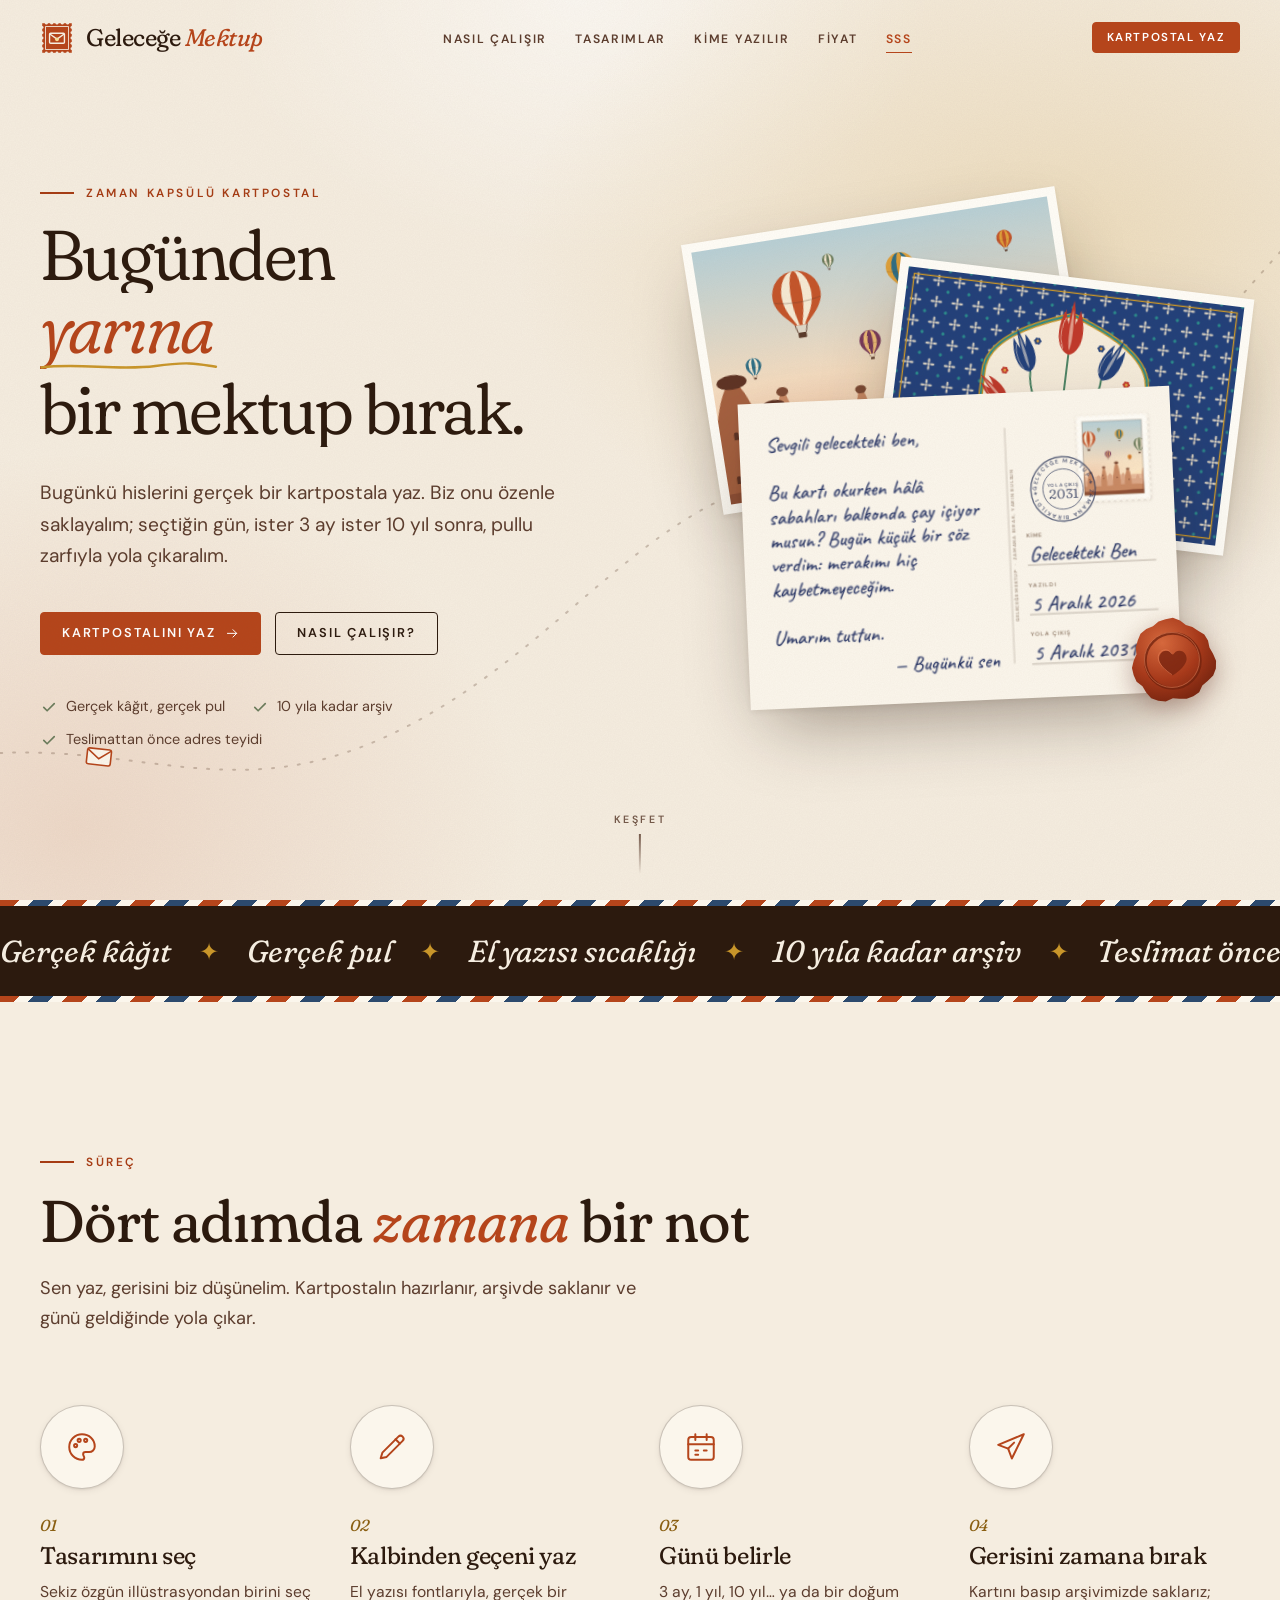
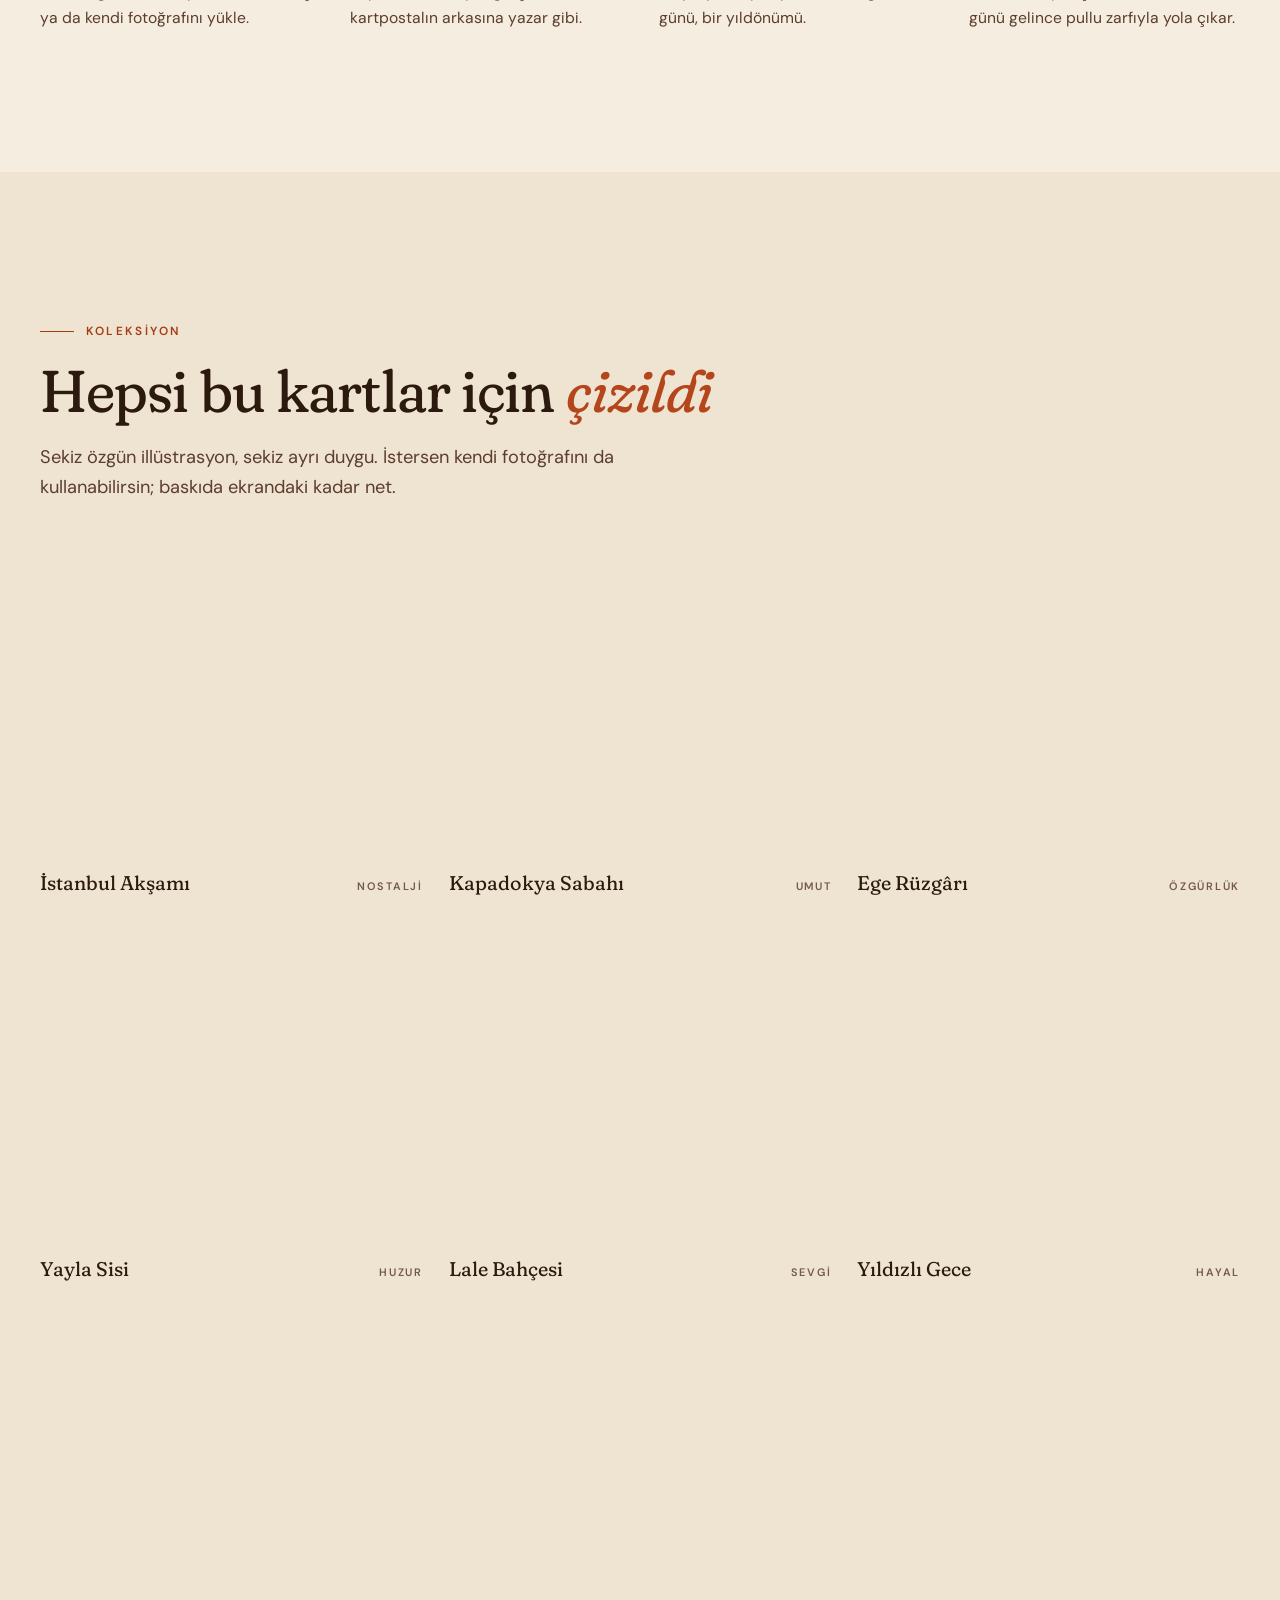
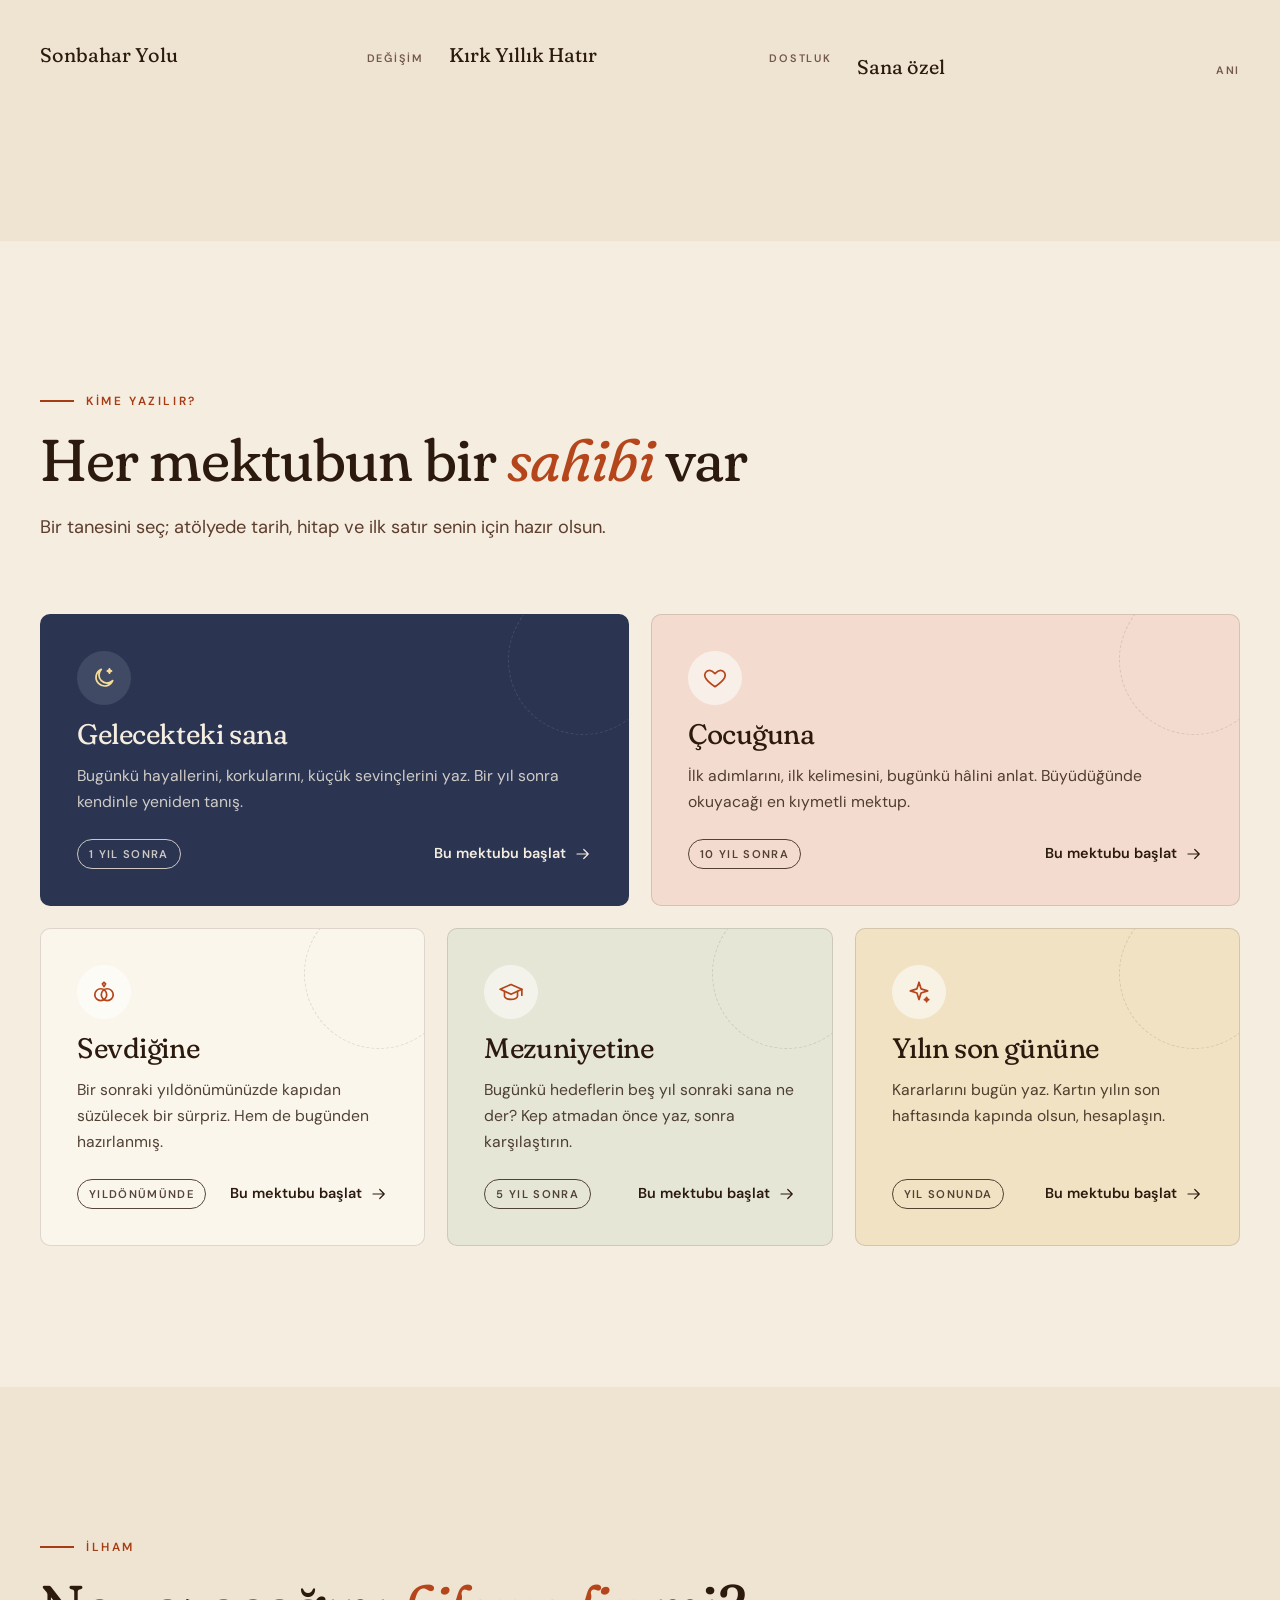
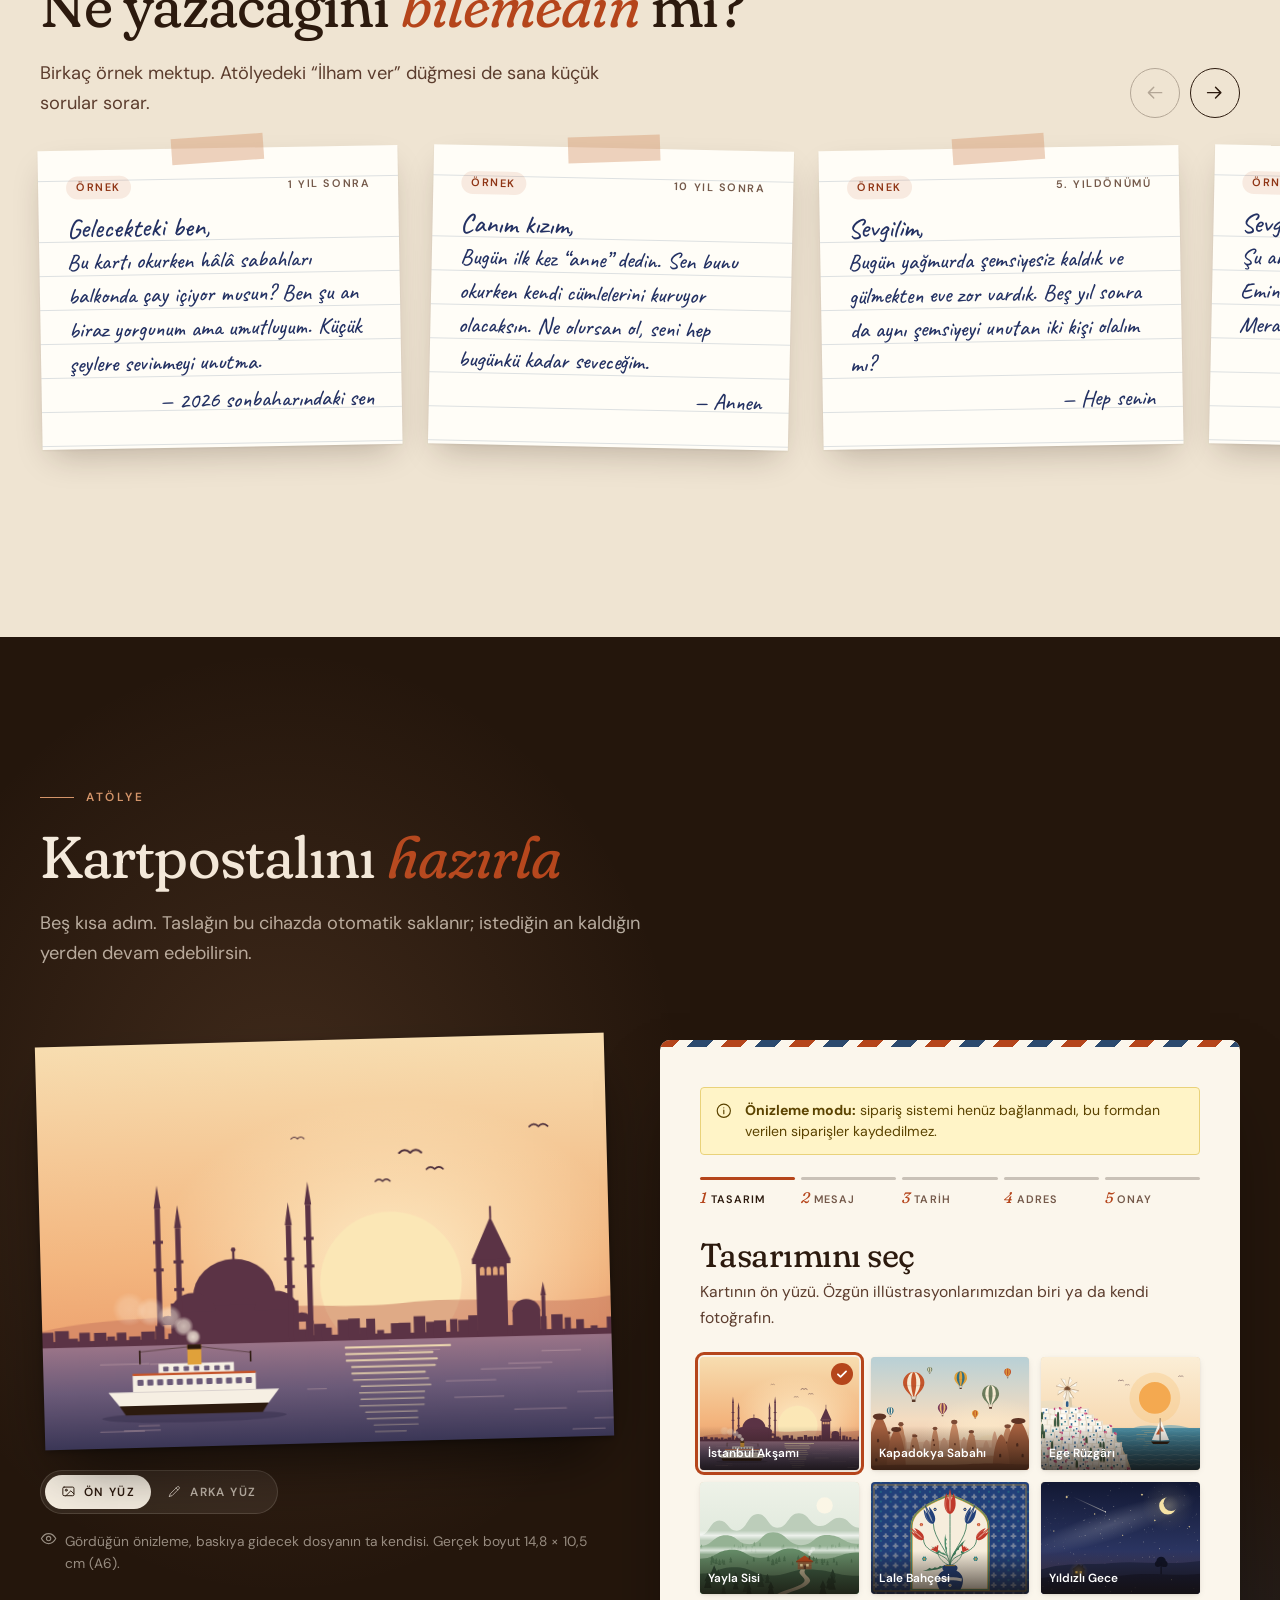
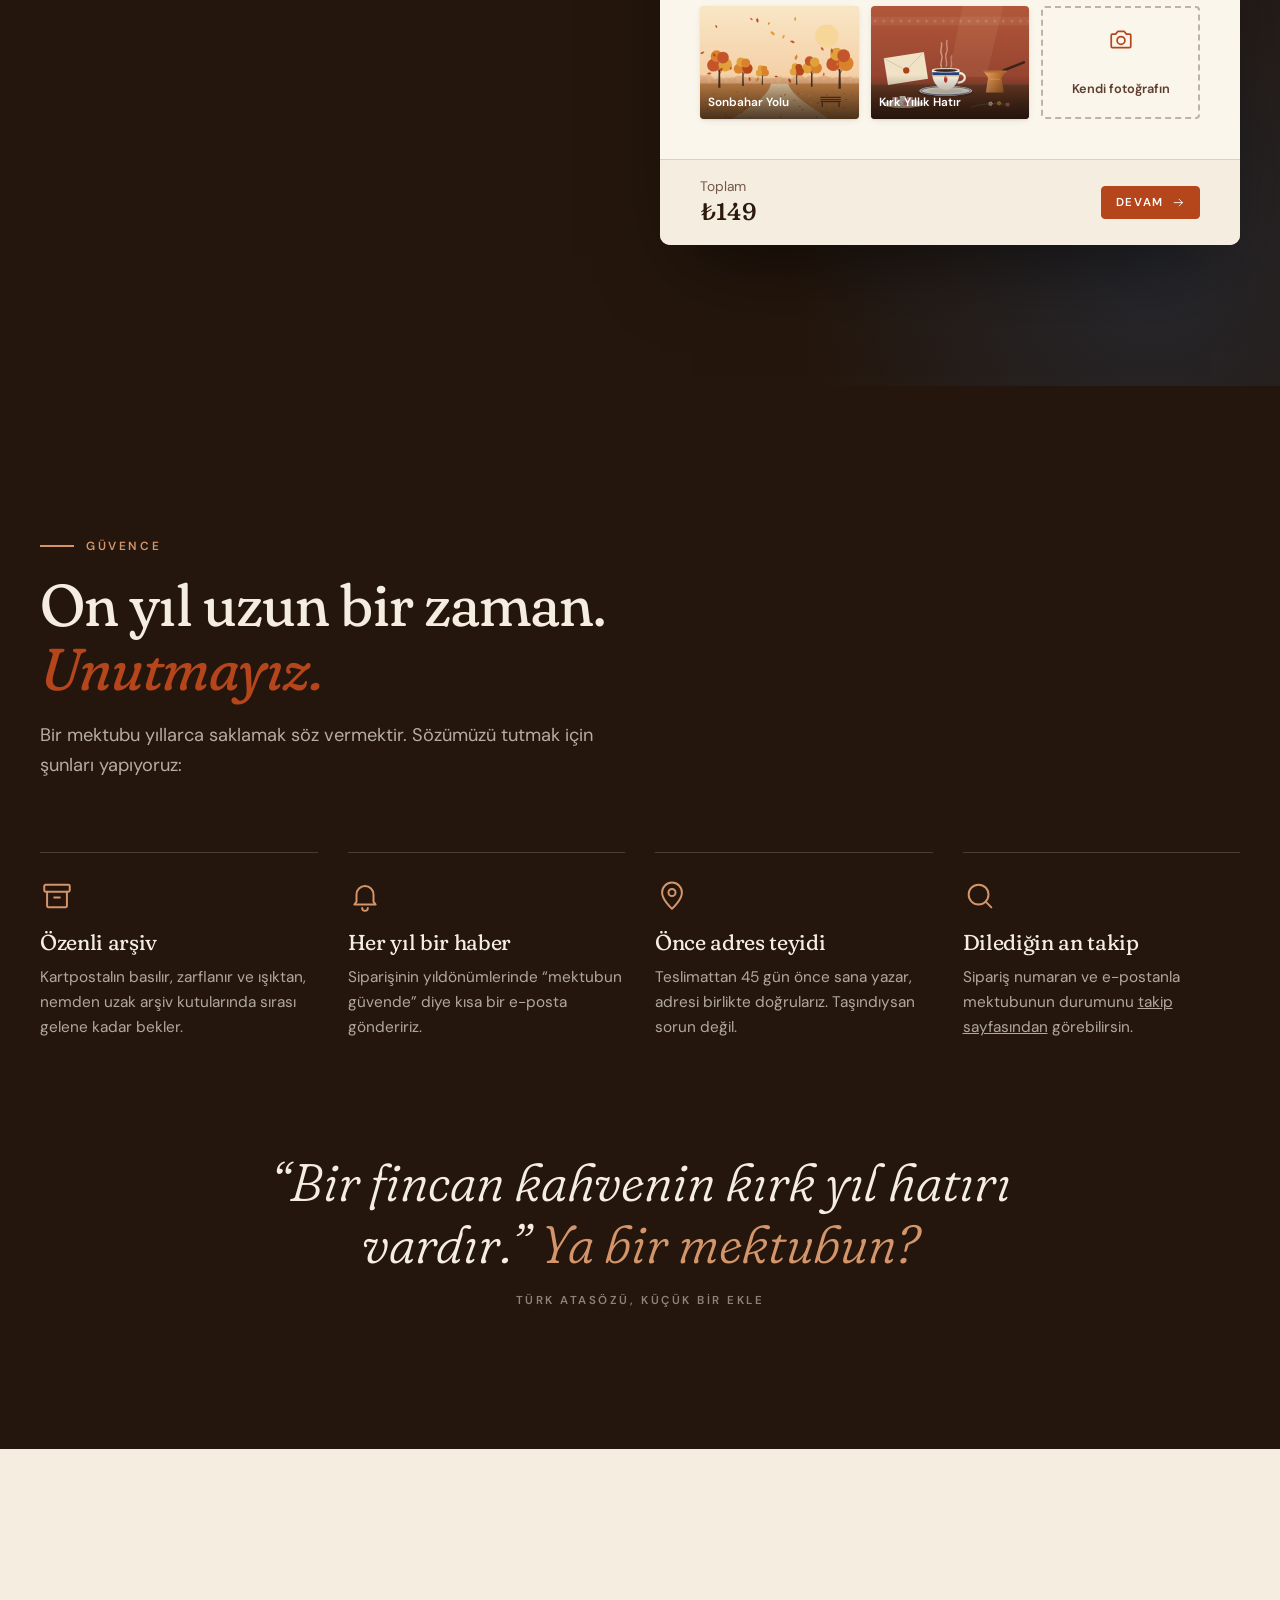
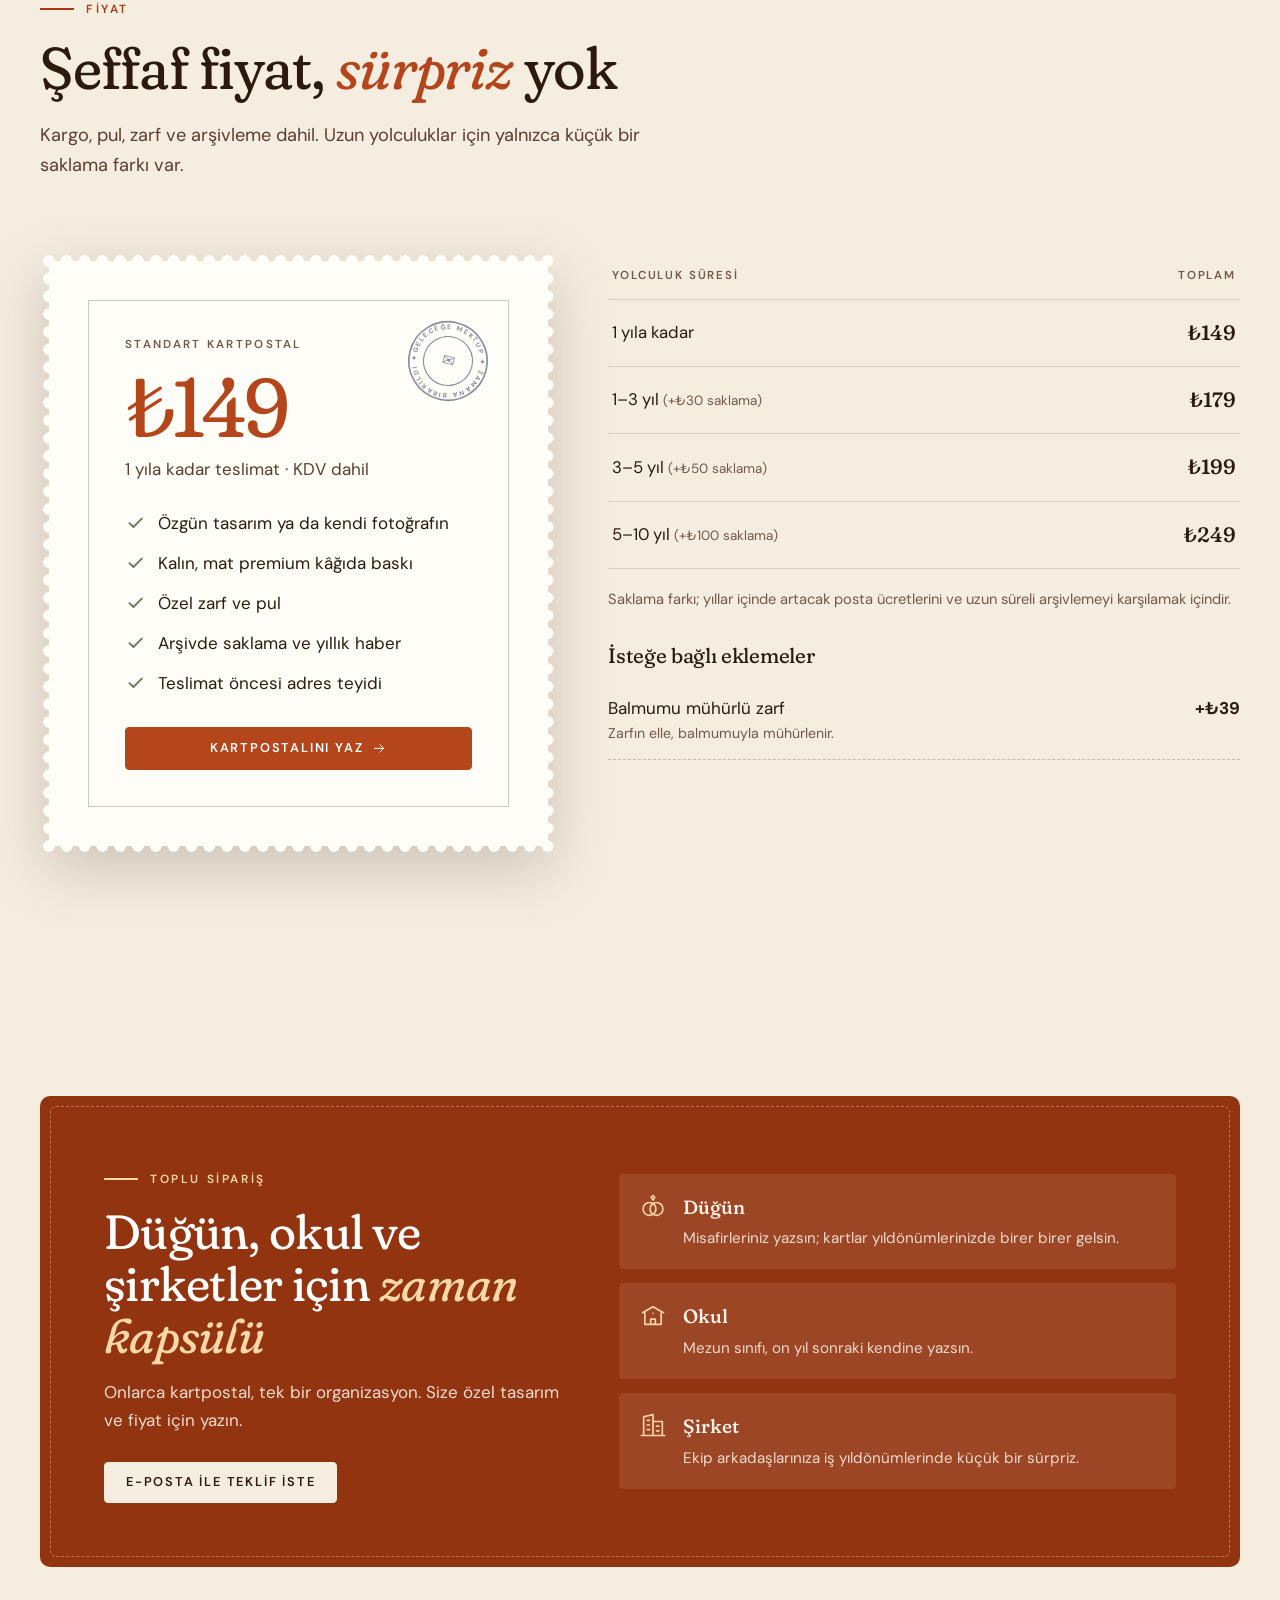
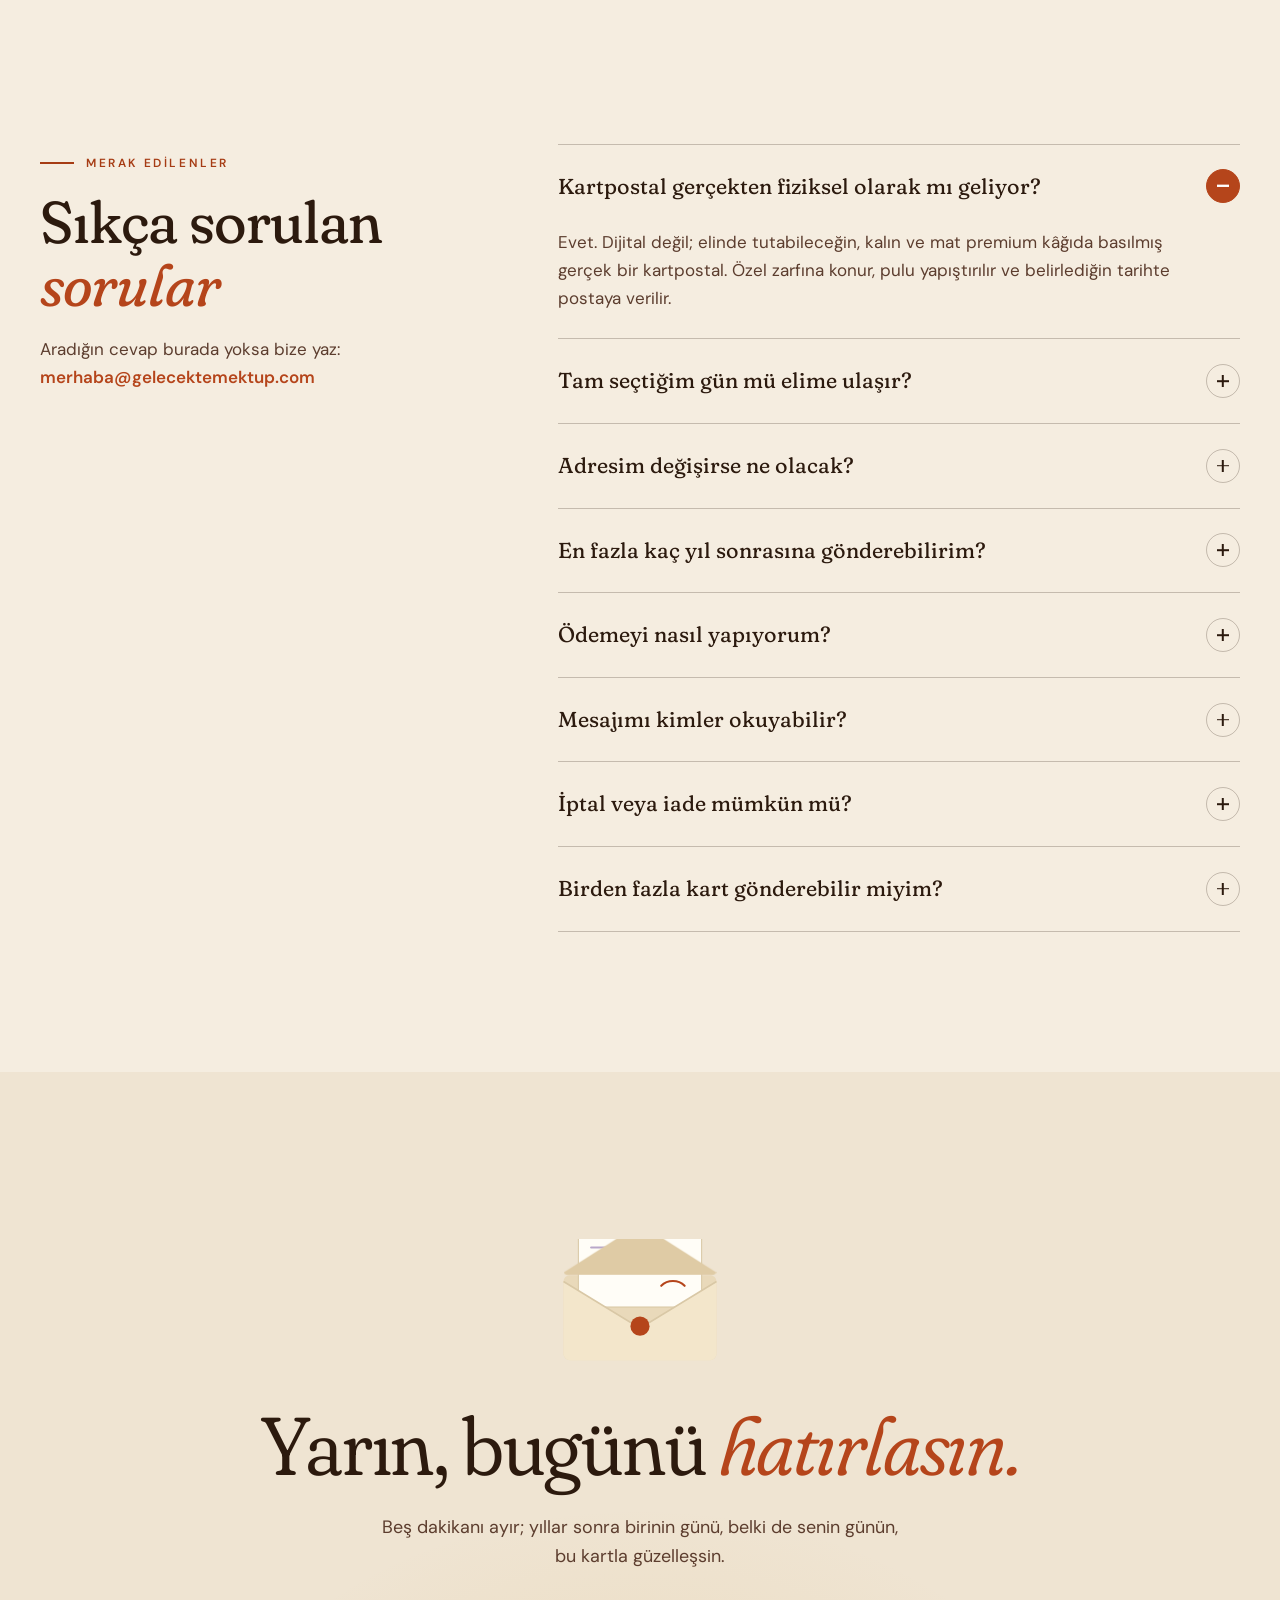
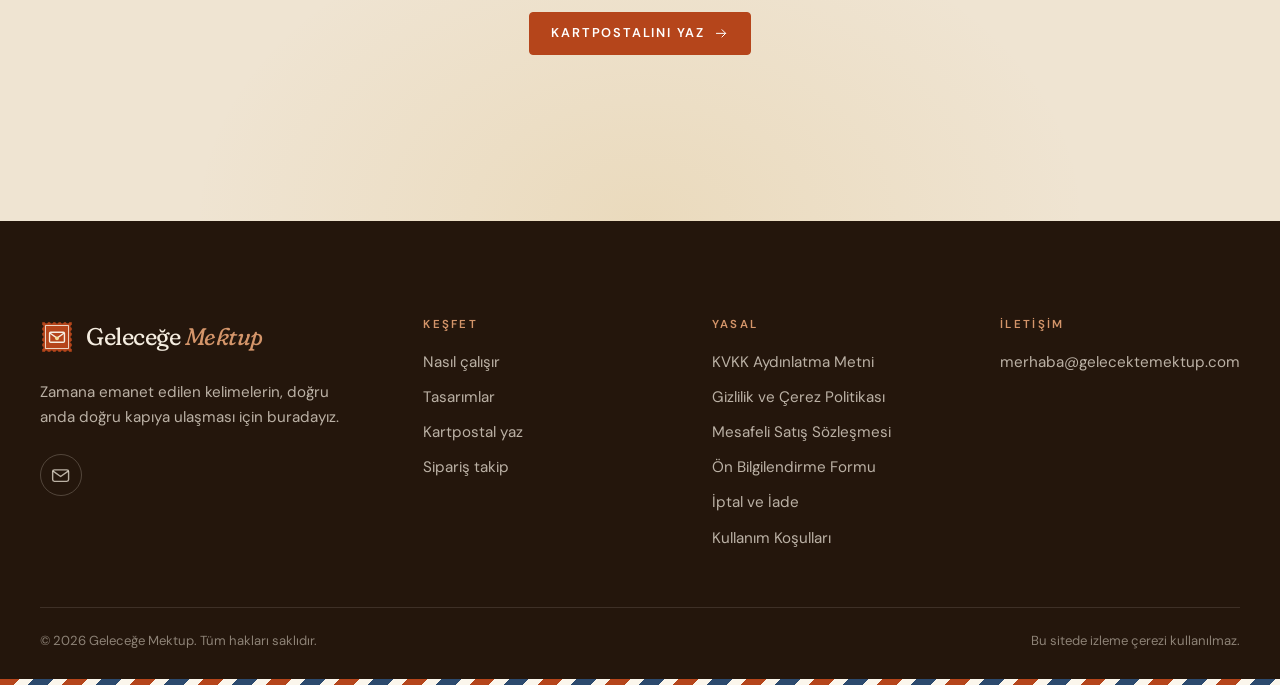
<file: index.html>
<!doctype html>
<html lang="tr" class="no-js">
<head>
<meta charset="utf-8">
<meta name="viewport" content="width=device-width, initial-scale=1, viewport-fit=cover">
<title>Geleceğe Mektup · Bugünden yarına bir kartpostal bırak</title>
<meta name="description" content="Bugünkü hislerini gerçek bir kartpostala yaz; seçtiğin tarihte, ister 3 ay ister 10 yıl sonra, pullu zarfıyla yola çıksın. Özgün tasarımlar, el yazısı fontları, Türkiye'nin 81 iline teslimat.">
<meta name="theme-color" content="#f5ede0">
<link rel="canonical" href="https://yusuf-tarlak.github.io/gelecegebirak/">
<meta property="og:type" content="website">
<meta property="og:locale" content="tr_TR">
<meta property="og:site_name" content="Geleceğe Mektup">
<meta property="og:title" content="Geleceğe Mektup · Bugünden yarına bir kartpostal bırak">
<meta property="og:description" content="Bugünkü hislerini gerçek bir kartpostala yaz; seçtiğin gün pullu zarfıyla yola çıksın.">
<meta property="og:url" content="https://yusuf-tarlak.github.io/gelecegebirak/">
<meta property="og:image" content="https://yusuf-tarlak.github.io/gelecegebirak/assets/img/og-image.jpg">
<meta property="og:image:width" content="1200">
<meta property="og:image:height" content="630">
<meta property="og:image:alt" content="Geleceğe Mektup kartpostalları">
<meta name="twitter:card" content="summary_large_image">
<link rel="icon" href="assets/img/favicon.svg" type="image/svg+xml">
<link rel="icon" href="assets/img/favicon-32.png" sizes="32x32" type="image/png">
<link rel="apple-touch-icon" href="assets/img/apple-touch-icon.png">
<link rel="preload" href="assets/fonts/fraunces-normal.woff2" as="font" type="font/woff2" crossorigin>
<link rel="preload" href="assets/fonts/dmsans.woff2" as="font" type="font/woff2" crossorigin>
<link rel="stylesheet" href="assets/css/main.css">
<script>document.documentElement.className = document.documentElement.className.replace('no-js', 'js');</script>
<script src="assets/js/config.js" defer></script>
<script src="assets/js/data.js" defer></script>
<script src="assets/js/core.js" defer></script>
<script src="assets/js/card.js" defer></script>
<script src="assets/js/landing.js" defer></script>
<script src="assets/js/builder.js" defer></script>
</head>
<body>
<a class="skip" href="#icerik">İçeriğe geç</a>
<div class="scroll-progress" aria-hidden="true"></div>

<svg width="0" height="0" style="position:absolute" aria-hidden="true" focusable="false">
  <defs>
    <mask id="logoMask"><rect x="4" y="4" width="56" height="56" fill="#fff"/><g fill="#000"><circle cx="4" cy="12" r="2.6"/><circle cx="4" cy="22" r="2.6"/><circle cx="4" cy="32" r="2.6"/><circle cx="4" cy="42" r="2.6"/><circle cx="4" cy="52" r="2.6"/><circle cx="60" cy="12" r="2.6"/><circle cx="60" cy="22" r="2.6"/><circle cx="60" cy="32" r="2.6"/><circle cx="60" cy="42" r="2.6"/><circle cx="60" cy="52" r="2.6"/><circle cx="12" cy="4" r="2.6"/><circle cx="22" cy="4" r="2.6"/><circle cx="32" cy="4" r="2.6"/><circle cx="42" cy="4" r="2.6"/><circle cx="52" cy="4" r="2.6"/><circle cx="12" cy="60" r="2.6"/><circle cx="22" cy="60" r="2.6"/><circle cx="32" cy="60" r="2.6"/><circle cx="42" cy="60" r="2.6"/><circle cx="52" cy="60" r="2.6"/></g></mask>
  </defs>
  <symbol id="logo" viewBox="0 0 64 64"><rect x="4" y="4" width="56" height="56" fill="#b5451b" mask="url(#logoMask)"/><rect x="10.5" y="10.5" width="43" height="43" fill="none" stroke="#f5ede0" stroke-width="1.6"/><rect x="18" y="23" width="28" height="19" rx="2" fill="none" stroke="#f5ede0" stroke-width="2.6"/><path d="M18.5 24.5L32 34l13.5-9.5" fill="none" stroke="#f5ede0" stroke-width="2.6" stroke-linejoin="round"/><circle cx="32" cy="34.5" r="3.6" fill="#f6dc97"/></symbol>
  <symbol id="i-arrow" viewBox="0 0 24 24"><path d="M4 12h15M13 6l6 6-6 6"/></symbol>
  <symbol id="i-check" viewBox="0 0 24 24"><path d="M5 12.5l4.5 4.5L19 7.5"/></symbol>
  <symbol id="i-palette" viewBox="0 0 24 24"><path d="M12 3a9 9 0 1 0 0 18c1.2 0 1.6-.8 1.6-1.5 0-1-.8-1.4-.8-2.3 0-.9.8-1.6 1.7-1.6H17a4 4 0 0 0 4-4C21 6.7 17 3 12 3z"/><circle cx="7.5" cy="11" r="1.1"/><circle cx="10" cy="7.3" r="1.1"/><circle cx="14.6" cy="7.3" r="1.1"/></symbol>
  <symbol id="i-pen" viewBox="0 0 24 24"><path d="M4 20l4.2-1L19.5 7.7a2.1 2.1 0 0 0-3-3L5.2 16 4 20z"/><path d="M14.5 6.5l3 3"/></symbol>
  <symbol id="i-calendar" viewBox="0 0 24 24"><rect x="3" y="5" width="18" height="16" rx="2"/><path d="M3 10h18M8 3v4M16 3v4"/><path d="M8 14.5h2M14 14.5h2M8 17.5h2"/></symbol>
  <symbol id="i-send" viewBox="0 0 24 24"><path d="M21 3L3 10.5l7 2.6 2.6 7L21 3z"/><path d="M10 13.1l4.2-4.2"/></symbol>
  <symbol id="i-mail" viewBox="0 0 24 24"><rect x="3" y="5.5" width="18" height="13" rx="2"/><path d="M3.5 7l8.5 6 8.5-6"/></symbol>
  <symbol id="i-heart" viewBox="0 0 24 24"><path d="M12 20s-7-4.4-9-8.5C1.6 8.3 3.6 5 7 5c2 0 3.3 1.1 5 3 1.7-1.9 3-3 5-3 3.4 0 5.4 3.3 4 6.5-2 4.1-9 8.5-9 8.5z"/></symbol>
  <symbol id="i-moon" viewBox="0 0 24 24"><path d="M20 14.5A8 8 0 1 1 9.5 4a6.5 6.5 0 0 0 10.5 10.5z"/><path d="M17 3.5l.6 1.4 1.4.6-1.4.6-.6 1.4-.6-1.4-1.4-.6 1.4-.6z"/></symbol>
  <symbol id="i-rings" viewBox="0 0 24 24"><circle cx="9" cy="14.5" r="5.5"/><circle cx="15" cy="14.5" r="5.5"/><path d="M10.5 4.5L12 3l1.5 1.5L12 7z"/></symbol>
  <symbol id="i-cap" viewBox="0 0 24 24"><path d="M2 9.5L12 5l10 4.5L12 14z"/><path d="M6 11.5v4.5c0 1.4 2.7 2.8 6 2.8s6-1.4 6-2.8v-4.5M22 9.5v5.5"/></symbol>
  <symbol id="i-spark" viewBox="0 0 24 24"><path d="M12 3l1.9 6.1L20 11l-6.1 1.9L12 19l-1.9-6.1L4 11l6.1-1.9z"/><path d="M19 17l.6 1.4 1.4.6-1.4.6-.6 1.4-.6-1.4-1.4-.6 1.4-.6z"/></symbol>
  <symbol id="i-camera" viewBox="0 0 24 24"><path d="M4 7.5h3l2-2.5h6l2 2.5h3a1 1 0 0 1 1 1V19a1 1 0 0 1-1 1H4a1 1 0 0 1-1-1V8.5a1 1 0 0 1 1-1z"/><circle cx="12" cy="13.3" r="3.6"/></symbol>
  <symbol id="i-image" viewBox="0 0 24 24"><rect x="3" y="5" width="18" height="14" rx="2"/><circle cx="8.5" cy="10" r="1.6"/><path d="M21 16l-5-5-8 8"/></symbol>
  <symbol id="i-shield" viewBox="0 0 24 24"><path d="M12 3l7 3v5.5c0 4.5-3 7.8-7 9.5-4-1.7-7-5-7-9.5V6z"/><path d="M9 12l2 2 4-4"/></symbol>
  <symbol id="i-bell" viewBox="0 0 24 24"><path d="M6 16v-5a6 6 0 1 1 12 0v5l1.5 2h-15z"/><path d="M10 20.5a2 2 0 0 0 4 0"/></symbol>
  <symbol id="i-pin" viewBox="0 0 24 24"><path d="M12 21s-7-6.2-7-11.5a7 7 0 0 1 14 0C19 14.8 12 21 12 21z"/><circle cx="12" cy="9.5" r="2.5"/></symbol>
  <symbol id="i-archive" viewBox="0 0 24 24"><rect x="3" y="4" width="18" height="5" rx="1"/><path d="M5 9v10a1 1 0 0 0 1 1h12a1 1 0 0 0 1-1V9M10 13h4"/></symbol>
  <symbol id="i-eye" viewBox="0 0 24 24"><path d="M2 12s3.6-7 10-7 10 7 10 7-3.6 7-10 7S2 12 2 12z"/><circle cx="12" cy="12" r="3"/></symbol>
  <symbol id="i-search" viewBox="0 0 24 24"><circle cx="11" cy="11" r="7"/><path d="M20 20l-4-4"/></symbol>
  <symbol id="i-bulb" viewBox="0 0 24 24"><path d="M9 18h6M10 21h4M12 3a6 6 0 0 0-3.5 10.9c.6.5 1 1.2 1 2.1h5c0-.9.4-1.6 1-2.1A6 6 0 0 0 12 3z"/></symbol>
  <symbol id="i-tag" viewBox="0 0 24 24"><path d="M3 12V4h8l10 10-8 8z"/><circle cx="7.5" cy="8.5" r="1.4"/></symbol>
  <symbol id="i-card" viewBox="0 0 24 24"><rect x="2.5" y="5" width="19" height="14" rx="2"/><path d="M2.5 9.5h19M6 15h4"/></symbol>
  <symbol id="i-bank" viewBox="0 0 24 24"><path d="M3 9.5L12 4l9 5.5M5 10v7M9.5 10v7M14.5 10v7M19 10v7M3 20h18"/></symbol>
  <symbol id="i-gift" viewBox="0 0 24 24"><rect x="3" y="8" width="18" height="4.5" rx="1"/><path d="M5 12.5V21h14v-8.5M12 8v13M12 8c-1.6-3.8-6-4-6-1.5S9.3 8 12 8zm0 0c1.6-3.8 6-4 6-1.5S14.7 8 12 8z"/></symbol>
  <symbol id="i-building" viewBox="0 0 24 24"><path d="M4 21V5l8-2v18M12 9h8v12M7 8h2M7 12h2M7 16h2M15 13h2M15 17h2M2 21h20"/></symbol>
  <symbol id="i-school" viewBox="0 0 24 24"><path d="M3 10l9-5 9 5M5 10v10h14V10M10 20v-4.5h4V20M12 10.5v.01"/></symbol>
  <symbol id="i-whatsapp" viewBox="0 0 24 24"><path d="M4 20l1.2-3.8A8.3 8.3 0 1 1 8 19z"/><path d="M9.2 8.6c-.4.9-.3 2.3 1.2 3.9 1.6 1.7 3 2.1 4 1.8l.8-1.3-1.8-.9-.8.7c-.9-.4-1.7-1.2-2.1-2.1l.7-.8-.9-1.8z"/></symbol>
  <symbol id="i-instagram" viewBox="0 0 24 24"><rect x="3" y="3" width="18" height="18" rx="5"/><circle cx="12" cy="12" r="4"/><circle cx="17.3" cy="6.7" r=".6"/></symbol>
  <symbol id="i-copy" viewBox="0 0 24 24"><rect x="8" y="8" width="12" height="12" rx="2"/><path d="M16 8V5a1 1 0 0 0-1-1H5a1 1 0 0 0-1 1v10a1 1 0 0 0 1 1h3"/></symbol>
  <symbol id="i-download" viewBox="0 0 24 24"><path d="M12 4v11M7 10l5 5 5-5M5 20h14"/></symbol>
  <symbol id="i-rotate" viewBox="0 0 24 24"><path d="M20 11a8 8 0 1 0-2.3 5.7M20 5v6h-6"/></symbol>
  <symbol id="i-info" viewBox="0 0 24 24"><circle cx="12" cy="12" r="9"/><path d="M12 11v5M12 8v.01"/></symbol>
  <symbol id="i-close" viewBox="0 0 24 24"><path d="M6 6l12 12M18 6L6 18"/></symbol>
  <symbol id="i-lock" viewBox="0 0 24 24"><rect x="5" y="10" width="14" height="11" rx="2"/><path d="M8 10V7a4 4 0 0 1 8 0v3"/></symbol>
</svg>

<header class="nav">
  <div class="wrap nav__inner">
    <a class="logo" href="./" aria-label="Geleceğe Mektup, ana sayfa"><svg aria-hidden="true"><use href="#logo"/></svg><span>Geleceğe <em>Mektup</em></span></a>
    <nav aria-label="Ana menü">
      <ul class="nav__links">
        <li><a href="#nasil">Nasıl çalışır</a></li>
        <li><a href="#tasarimlar">Tasarımlar</a></li>
        <li><a href="#kime">Kime yazılır</a></li>
        <li><a href="#fiyat">Fiyat</a></li>
        <li><a href="#sss">SSS</a></li>
      </ul>
    </nav>
    <div class="nav__cta">
      <a class="btn btn--sm" href="#atolye">Kartpostal yaz</a>
      <button class="nav__toggle" type="button" aria-controls="mobil-menu" aria-expanded="false" aria-label="Menüyü aç"><span></span><span></span><span></span></button>
    </div>
  </div>
</header>

<div class="mobile-menu" id="mobil-menu" hidden>
  <ul>
    <li><a href="#nasil">Nasıl çalışır <small>01</small></a></li>
    <li><a href="#tasarimlar">Tasarımlar <small>02</small></a></li>
    <li><a href="#kime">Kime yazılır <small>03</small></a></li>
    <li><a href="#atolye">Atölye <small>04</small></a></li>
    <li><a href="#fiyat">Fiyat <small>05</small></a></li>
    <li><a href="#sss">SSS <small>06</small></a></li>
    <li><a href="takip.html">Sipariş takip <small>07</small></a></li>
  </ul>
  <div class="mobile-menu__foot">
    <a class="btn btn--block" href="#atolye">Kartpostalını yaz <svg class="icon icon--arrow"><use href="#i-arrow"/></svg></a>
    <a class="link-arrow" data-contact="email" href="#iletisim">E-posta</a>
  </div>
</div>

<main id="icerik">

<!-- HERO -->
<section class="hero" aria-labelledby="hero-title">
  <div class="hero__bg" aria-hidden="true"></div>
  <svg class="hero__route" viewBox="0 0 1440 900" preserveAspectRatio="xMidYMid slice" aria-hidden="true">
    <path id="heroPath" d="M-60 780 C 180 700 280 830 480 730 S 760 430 990 480 S 1300 250 1520 110" fill="none" stroke="currentColor" stroke-width="2" stroke-dasharray="2 11" stroke-linecap="round"/>
    <g class="hero__plane">
      <rect x="-12" y="-8" width="24" height="16" rx="2" fill="#fbf6ec" stroke="#b5451b" stroke-width="1.6"/>
      <path d="M-11.5 -6.8L0 1.8 11.5 -6.8" fill="none" stroke="#b5451b" stroke-width="1.6"/>
      <animateMotion dur="22s" repeatCount="indefinite" rotate="auto"><mpath href="#heroPath"/></animateMotion>
    </g>
  </svg>
  <div class="wrap hero__grid">
    <div class="hero__text">
      <span class="eyebrow hero__fade" style="animation-delay:.05s">Zaman kapsülü kartpostal</span>
      <h1 class="hero__title" id="hero-title">
        <span class="line"><span>Bugünden</span></span>
        <span class="line"><span><span class="rotator" id="rotator" aria-hidden="true"><span class="rotator__word is-static">yarına</span></span><span class="sr-only">yarına</span></span></span>
        <span class="line"><span>bir mektup bırak.</span></span>
      </h1>
      <p class="hero__lead hero__fade" style="animation-delay:.35s">Bugünkü hislerini gerçek bir kartpostala yaz. Biz onu özenle saklayalım; seçtiğin gün, ister 3 ay ister 10 yıl sonra, pullu zarfıyla yola çıkaralım.</p>
      <div class="hero__actions hero__fade" style="animation-delay:.5s">
        <a class="btn" href="#atolye">Kartpostalını yaz <svg class="icon icon--arrow" aria-hidden="true"><use href="#i-arrow"/></svg></a>
        <a class="btn btn--ghost" href="#nasil">Nasıl çalışır?</a>
      </div>
      <ul class="hero__trust hero__fade" style="animation-delay:.65s">
        <li><svg class="icon" aria-hidden="true"><use href="#i-check"/></svg>Gerçek kâğıt, gerçek pul</li>
        <li><svg class="icon" aria-hidden="true"><use href="#i-check"/></svg>10 yıla kadar arşiv</li>
        <li><svg class="icon" aria-hidden="true"><use href="#i-check"/></svg>Teslimattan önce adres teyidi</li>
      </ul>
    </div>
    <div class="stack" id="stack" aria-hidden="true">
      <div class="stack__layer stack__layer--a"><div class="stack__float"><div class="pc pc--a"><img src="assets/themes/kapadokya.svg" alt="" width="740" height="525"></div></div></div>
      <div class="stack__layer stack__layer--b"><div class="stack__float"><div class="pc pc--b"><img src="assets/themes/lale.svg" alt="" width="740" height="525"></div></div></div>
      <div class="stack__layer stack__layer--c"><div class="stack__float"><div class="pc pc--c"><canvas id="heroCard" width="740" height="525"></canvas>
        <svg class="stack__postmark" viewBox="0 0 120 120">
          <defs><path id="pmArcHero" d="M60 60 m-46 0 a46 46 0 1 1 92 0 a46 46 0 1 1 -92 0"/></defs>
          <circle cx="60" cy="60" r="56" fill="none" stroke="currentColor" stroke-width="2.4"/>
          <circle cx="60" cy="60" r="35" fill="none" stroke="currentColor" stroke-width="1.6"/>
          <text fill="currentColor" font-family="GM Sans, sans-serif" font-weight="700" font-size="9.5"><textPath href="#pmArcHero" textLength="286" lengthAdjust="spacing">GELECEĞE MEKTUP ✦ ZAMANA BIRAKILDI ✦</textPath></text>
          <text x="60" y="55" text-anchor="middle" fill="currentColor" font-family="GM Sans, sans-serif" font-weight="700" font-size="8" letter-spacing="1.2">YOLA ÇIKIŞ</text>
          <text x="60" y="77" text-anchor="middle" fill="currentColor" font-family="GM Fraunces, serif" font-size="23" data-future-year>2031</text>
        </svg>
      </div></div></div>
      <svg class="stack__seal" viewBox="0 0 100 100">
        <defs><radialGradient id="sealG" cx=".36" cy=".3" r=".8"><stop offset="0" stop-color="#d8693d"/><stop offset=".55" stop-color="#a8391a"/><stop offset="1" stop-color="#6f200d"/></radialGradient></defs>
        <path d="M97.1 50.0 L96.9 58.3 L94.0 66.0 L87.9 71.9 L82.1 76.9 L78.7 84.2 L72.3 88.6 L65.1 91.4 L57.3 91.2 L50.0 90.9 L42.2 94.3 L34.1 93.6 L26.4 90.9 L20.9 84.6 L16.9 77.8 L10.5 72.8 L7.3 65.6 L5.4 57.9 L7.3 50.0 L10.3 43.0 L9.6 35.3 L11.7 27.9 L14.7 20.4 L21.0 15.4 L28.3 12.4 L34.4 7.0 L42.0 4.5 L50.0 2.9 L57.8 5.9 L64.2 10.9 L71.3 13.2 L77.5 17.2 L84.3 21.2 L88.3 27.9 L89.9 35.5 L93.8 42.3 Z" fill="url(#sealG)"/>
        <circle cx="50" cy="50" r="30" fill="none" stroke="#6f200d" stroke-width="3" opacity=".75"/>
        <circle cx="49" cy="49" r="30" fill="none" stroke="#f08c62" stroke-width="1" opacity=".55"/>
        <path d="M50 66s-15-9.2-15-18.2C35 42.6 38.5 39 43 39c3 0 5 1.8 7 4.4 2-2.6 4-4.4 7-4.4 4.5 0 8 3.6 8 8.8C65 56.8 50 66 50 66z" fill="#7d2610" opacity=".85"/>
        <path d="M49 65s-15-9.2-15-18.2C34 41.6 37.5 38 42 38c3 0 5 1.8 7 4.4" fill="none" stroke="#f08c62" stroke-width="1" opacity=".5"/>
      </svg>
    </div>
  </div>
  <a class="hero__scroll" href="#nasil" aria-label="Aşağı kaydır">Keşfet<i></i></a>
</section>

<!-- ŞERİT -->
<div class="marquee" aria-hidden="true">
  <div class="marquee__track">
    <span class="marquee__item">Gerçek kâğıt</span><span class="marquee__item">Gerçek pul</span><span class="marquee__item">El yazısı sıcaklığı</span><span class="marquee__item">10 yıla kadar arşiv</span><span class="marquee__item">Teslimat öncesi adres teyidi</span><span class="marquee__item">Sürpriz modu</span><span class="marquee__item">Türkiye'nin 81 iline</span>
    <span class="marquee__item">Gerçek kâğıt</span><span class="marquee__item">Gerçek pul</span><span class="marquee__item">El yazısı sıcaklığı</span><span class="marquee__item">10 yıla kadar arşiv</span><span class="marquee__item">Teslimat öncesi adres teyidi</span><span class="marquee__item">Sürpriz modu</span><span class="marquee__item">Türkiye'nin 81 iline</span>
  </div>
</div>

<!-- NASIL ÇALIŞIR -->
<section class="section" id="nasil" aria-labelledby="nasil-title">
  <div class="wrap">
    <div class="section__head" data-reveal>
      <span class="eyebrow">Süreç</span>
      <h2 class="section__title" id="nasil-title">Dört adımda <em>zamana</em> bir not</h2>
      <p class="section__lead">Sen yaz, gerisini biz düşünelim. Kartpostalın hazırlanır, arşivde saklanır ve günü geldiğinde yola çıkar.</p>
    </div>
    <ol class="steps" data-reveal-group>
      <svg class="steps__route" viewBox="0 0 1000 90" preserveAspectRatio="none" aria-hidden="true">
        <defs><mask id="routeMask"><path class="route-draw" d="M40 48 C 170 -8 250 100 375 48 S 580 -8 625 48 S 830 100 960 48" fill="none" stroke="#fff" stroke-width="8" pathLength="1"/></mask></defs>
        <path d="M40 48 C 170 -8 250 100 375 48 S 580 -8 625 48 S 830 100 960 48" fill="none" stroke="currentColor" stroke-width="2" stroke-dasharray="3 9" stroke-linecap="round" mask="url(#routeMask)" vector-effect="non-scaling-stroke"/>
      </svg>
      <li class="step" data-reveal>
        <div class="step__icon"><svg class="icon" aria-hidden="true"><use href="#i-palette"/></svg></div>
        <span class="step__num">01</span>
        <h3>Tasarımını seç</h3>
        <p>Sekiz özgün illüstrasyondan birini seç ya da kendi fotoğrafını yükle.</p>
      </li>
      <li class="step" data-reveal>
        <div class="step__icon"><svg class="icon" aria-hidden="true"><use href="#i-pen"/></svg></div>
        <span class="step__num">02</span>
        <h3>Kalbinden geçeni yaz</h3>
        <p>El yazısı fontlarıyla, gerçek bir kartpostalın arkasına yazar gibi.</p>
      </li>
      <li class="step" data-reveal>
        <div class="step__icon"><svg class="icon" aria-hidden="true"><use href="#i-calendar"/></svg></div>
        <span class="step__num">03</span>
        <h3>Günü belirle</h3>
        <p>3 ay, 1 yıl, 10 yıl… ya da bir doğum günü, bir yıldönümü.</p>
      </li>
      <li class="step" data-reveal>
        <div class="step__icon"><svg class="icon" aria-hidden="true"><use href="#i-send"/></svg></div>
        <span class="step__num">04</span>
        <h3>Gerisini zamana bırak</h3>
        <p>Kartını basıp arşivimizde saklarız; günü gelince pullu zarfıyla yola çıkar.</p>
      </li>
    </ol>
  </div>
</section>

<!-- TASARIMLAR -->
<section class="section themes" id="tasarimlar" aria-labelledby="tasarim-title">
  <div class="wrap">
    <div class="section__head" data-reveal>
      <span class="eyebrow">Koleksiyon</span>
      <h2 class="section__title" id="tasarim-title">Hepsi bu kartlar için <em>çizildi</em></h2>
      <p class="section__lead">Sekiz özgün illüstrasyon, sekiz ayrı duygu. İstersen kendi fotoğrafını da kullanabilirsin; baskıda ekrandaki kadar net.</p>
    </div>
    <div class="theme-grid" id="themeGrid" data-reveal-group></div>
  </div>
</section>

<!-- KİME -->
<section class="section" id="kime" aria-labelledby="kime-title">
  <div class="wrap">
    <div class="section__head" data-reveal>
      <span class="eyebrow">Kime yazılır?</span>
      <h2 class="section__title" id="kime-title">Her mektubun bir <em>sahibi</em> var</h2>
      <p class="section__lead">Bir tanesini seç; atölyede tarih, hitap ve ilk satır senin için hazır olsun.</p>
    </div>
    <div class="occ-grid" id="occGrid" data-reveal-group></div>
  </div>
</section>

<!-- ÖRNEKLER -->
<section class="section samples" id="ornekler" aria-labelledby="ornek-title">
  <div class="wrap samples__bar">
    <div class="section__head" data-reveal style="margin-bottom:0">
      <span class="eyebrow">İlham</span>
      <h2 class="section__title" id="ornek-title">Ne yazacağını <em>bilemedin</em> mi?</h2>
      <p class="section__lead">Birkaç örnek mektup. Atölyedeki “İlham ver” düğmesi de sana küçük sorular sorar.</p>
    </div>
    <div class="samples__nav">
      <button class="round-btn round-btn--prev" type="button" id="samplesPrev" aria-label="Önceki örnek"><svg class="icon" aria-hidden="true"><use href="#i-arrow"/></svg></button>
      <button class="round-btn" type="button" id="samplesNext" aria-label="Sonraki örnek"><svg class="icon" aria-hidden="true"><use href="#i-arrow"/></svg></button>
    </div>
  </div>
  <div class="samples__track" id="samplesTrack" tabindex="0" aria-label="Örnek mektuplar"></div>
</section>

<!-- ATÖLYE -->
<section class="section studio" id="atolye" aria-labelledby="atolye-title">
  <div class="wrap">
    <div class="section__head" data-reveal>
      <span class="eyebrow eyebrow--light">Atölye</span>
      <h2 class="section__title" id="atolye-title">Kartpostalını <em>hazırla</em></h2>
      <p class="section__lead">Beş kısa adım. Taslağın bu cihazda otomatik saklanır; istediğin an kaldığın yerden devam edebilirsin.</p>
    </div>
    <div class="studio__grid">
      <div class="studio__preview">
        <div class="flip" id="flip">
          <div class="flip__inner">
            <div class="flip__face flip__front" id="faceFront">
              <canvas id="cvFront" role="img" aria-label="Kartpostalın ön yüzü"></canvas>
              <span class="flip__hint" id="dragHint" hidden>Sürükleyerek konumlandır</span>
            </div>
            <div class="flip__face flip__back"><canvas id="cvBack" role="img" aria-label="Kartpostalın arka yüzü"></canvas></div>
          </div>
        </div>
        <div class="preview-tools">
          <div class="seg" role="group" aria-label="Kartın gösterilen yüzü">
            <button type="button" data-side="front" aria-pressed="true"><svg class="icon" aria-hidden="true"><use href="#i-image"/></svg>Ön yüz</button>
            <button type="button" data-side="back" aria-pressed="false"><svg class="icon" aria-hidden="true"><use href="#i-pen"/></svg>Arka yüz</button>
          </div>
          <label class="zoom" id="zoomCtl" hidden>Yakınlaştır <input type="range" id="zoom" min="1" max="2.5" step="0.01" value="1"></label>
        </div>
        <p class="preview-note"><svg class="icon" aria-hidden="true"><use href="#i-eye"/></svg><span>Gördüğün önizleme, baskıya gidecek dosyanın ta kendisi. Gerçek boyut 14,8 × 10,5 cm (A6).</span></p>
      </div>

      <div class="panel">
        <div class="panel__body">
          <div class="demo-banner" id="demoBanner" hidden><svg class="icon" aria-hidden="true"><use href="#i-info"/></svg><span><strong>Önizleme modu:</strong> sipariş sistemi henüz bağlanmadı, bu formdan verilen siparişler kaydedilmez.</span></div>
          <ol class="stepper" id="stepper" aria-label="Adımlar">
            <li><button type="button" data-goto="1" aria-current="step"><span><b>1</b>Tasarım</span></button></li>
            <li><button type="button" data-goto="2" disabled><span><b>2</b>Mesaj</span></button></li>
            <li><button type="button" data-goto="3" disabled><span><b>3</b>Tarih</span></button></li>
            <li><button type="button" data-goto="4" disabled><span><b>4</b>Adres</span></button></li>
            <li><button type="button" data-goto="5" disabled><span><b>5</b>Onay</span></button></li>
          </ol>
          <form id="orderForm" novalidate>
            <!-- 1 -->
            <section class="wstep is-active" data-step="1" aria-labelledby="s1-title">
              <h3 class="wstep__title" id="s1-title">Tasarımını seç</h3>
              <p class="wstep__sub">Kartının ön yüzü. Özgün illüstrasyonlarımızdan biri ya da kendi fotoğrafın.</p>
              <div class="tpick" id="themePick" role="radiogroup" aria-label="Kartpostal tasarımı"></div>
              <input type="file" id="photoInput" accept="image/jpeg,image/png,image/webp,image/heic,image/heif" class="sr-only" tabindex="-1" aria-hidden="true">
              <div class="photo-info" id="photoInfo" hidden></div>
            </section>
            <!-- 2 -->
            <section class="wstep" data-step="2" aria-labelledby="s2-title">
              <h3 class="wstep__title" id="s2-title">Mesajını yaz</h3>
              <p class="wstep__sub">Kartın arka yüzüne, el yazısıyla yazar gibi. Yazdıkça kartta canlanır.</p>
              <div class="field">
                <span class="field__label">Kime yazıyorsun?</span>
                <div class="segl" id="rtypePick">
                  <button type="button" data-rtype="self" aria-pressed="true"><strong>Kendime</strong><span>Gelecekteki bana</span></button>
                  <button type="button" data-rtype="other" aria-pressed="false"><strong>Başka birine</strong><span>Sevdiğim birine sürpriz</span></button>
                </div>
              </div>
              <div class="field" data-field="to">
                <label for="fTo">Kartta hitap <small>“Kime” satırı</small></label>
                <input class="input" id="fTo" maxlength="36" autocomplete="off" placeholder="Örn. Canım kızım Elif">
                <span class="field__error">Kartın kime yazıldığını ekle.</span>
              </div>
              <div class="field" data-field="message">
                <label for="fMsg">Mesajın <small class="counter" id="msgCount" aria-live="polite">0 / 700</small></label>
                <textarea class="textarea textarea--letter" id="fMsg" rows="7" placeholder="Sevgili gelecekteki ben,"></textarea>
                <span class="field__error">Kartına birkaç satır yaz.</span>
                <div class="fit-warn" id="fitWarn" hidden><svg class="icon" aria-hidden="true"><use href="#i-info"/></svg><span>Mesajın kartın arkasına sığmıyor. Biraz kısaltabilir ya da boş satırları azaltabilirsin.</span></div>
                <div class="inspire">
                  <button type="button" class="inspire__btn" id="inspireBtn"><svg class="icon" aria-hidden="true"><use href="#i-bulb"/></svg>İlham ver</button>
                  <button type="button" class="btn-text peek-btn" id="peekBtn">Kartı önizle</button>
                  <p class="inspire__q" id="inspireQ" hidden aria-live="polite"></p>
                </div>
              </div>
              <div class="field">
                <span class="field__label">Yazı stili</span>
                <div class="fonts" id="fontPick" role="radiogroup" aria-label="Yazı stili"></div>
              </div>
              <div class="row2">
                <div class="field">
                  <span class="field__label">Mürekkep</span>
                  <div class="inks" id="inkPick" role="radiogroup" aria-label="Mürekkep rengi"></div>
                </div>
                <div class="field">
                  <label for="fFrom">İmza <small>İsteğe bağlı</small></label>
                  <input class="input" id="fFrom" maxlength="36" placeholder="Örn. 2026'daki sen">
                </div>
              </div>
            </section>
            <!-- 3 -->
            <section class="wstep" data-step="3" aria-labelledby="s3-title">
              <h3 class="wstep__title" id="s3-title">Ne zaman yola çıksın?</h3>
              <p class="wstep__sub" id="dateSub">En erken 30 gün, en geç 10 yıl sonrası.</p>
              <div class="chips" id="presetPick" role="radiogroup" aria-label="Teslim zamanı"></div>
              <div class="field" id="customDateField" data-field="date" hidden style="margin-top:18px">
                <label for="fDate">Tarih seç</label>
                <input class="input" type="date" id="fDate">
                <span class="field__error" id="dateError">Geçerli bir tarih seç.</span>
              </div>
              <div class="date-display" id="dateDisplay" aria-live="polite">
                <div class="cal" aria-hidden="true"><div class="cal__m" id="calM"></div><div class="cal__d" id="calD"></div><div class="cal__y" id="calY"></div></div>
                <div><div class="date-display__label">Yola çıkış</div><div class="date-display__date" id="dateLong"></div><div class="date-display__count" id="dateCount"></div></div>
              </div>
              <p class="info"><svg class="icon" aria-hidden="true"><use href="#i-send"/></svg><span>Kartpostalın bu tarihte pullu zarfıyla postaya verilir; posta genellikle 1–5 iş gününde ulaşır. Tam o gün elinde olmasını istiyorsan birkaç gün öncesini seç.</span></p>
              <p class="info"><svg class="icon" aria-hidden="true"><use href="#i-tag"/></svg><span id="tierInfo"></span></p>
            </section>
            <!-- 4 -->
            <section class="wstep" data-step="4" aria-labelledby="s4-title">
              <h3 class="wstep__title" id="s4-title">Adres bilgileri</h3>
              <p class="wstep__sub">Taşınma ihtimaline karşı, teslimattan önce seninle iletişime geçip adresi birlikte doğrularız.</p>
              <h4 class="subhead">Senin bilgilerin</h4>
              <div class="row2">
                <div class="field" data-field="sName">
                  <label for="fSName">Ad soyad</label>
                  <input class="input" id="fSName" autocomplete="name" maxlength="80">
                  <span class="field__error">Adını ve soyadını yaz.</span>
                </div>
                <div class="field" data-field="sEmail">
                  <label for="fSEmail">E-posta</label>
                  <input class="input" id="fSEmail" type="email" inputmode="email" autocomplete="email" maxlength="120">
                  <span class="field__error">Geçerli bir e-posta adresi yaz.</span>
                </div>
              </div>
              <div class="field" data-field="sPhone">
                <label for="fSPhone">Telefon <small>İsteğe bağlı · adres teyidi için</small></label>
                <input class="input" id="fSPhone" type="tel" inputmode="tel" autocomplete="tel" maxlength="20" placeholder="05xx xxx xx xx">
                <span class="field__error">Telefon numarasını kontrol et.</span>
              </div>
              <h4 class="subhead">Alıcı</h4>
              <label class="switch"><input type="checkbox" id="fSelf"><span class="switch__ui" aria-hidden="true"></span><span class="switch__txt"><strong>Kartı kendime gönderiyorum</strong><span>Alıcı adı olarak senin adın kullanılır.</span></span></label>
              <div class="field" data-field="rName">
                <label for="fRName">Alıcının adı soyadı</label>
                <input class="input" id="fRName" maxlength="80" autocomplete="off">
                <span class="field__error">Alıcının adını ve soyadını yaz.</span>
              </div>
              <div class="row2">
                <div class="field" data-field="city">
                  <label for="fCity">İl</label>
                  <select class="select" id="fCity" autocomplete="address-level1"><option value="">Seç</option></select>
                  <span class="field__error">İl seç.</span>
                </div>
                <div class="field" data-field="district">
                  <label for="fDistrict">İlçe</label>
                  <input class="input" id="fDistrict" maxlength="60" autocomplete="address-level2">
                  <span class="field__error">İlçeyi yaz.</span>
                </div>
              </div>
              <div class="field" data-field="address">
                <label for="fAddr">Açık adres</label>
                <textarea class="textarea" id="fAddr" rows="3" maxlength="300" autocomplete="street-address" placeholder="Mahalle, cadde/sokak, bina ve daire no"></textarea>
                <span class="field__error">Açık adresi yaz.</span>
              </div>
              <div class="field" data-field="postcode">
                <label for="fZip">Posta kodu <small>İsteğe bağlı</small></label>
                <input class="input" id="fZip" inputmode="numeric" maxlength="12" autocomplete="postal-code">
                <span class="field__error">Posta kodu 5 haneli olmalı.</span>
              </div>
              <label class="switch"><input type="checkbox" id="fSurprise"><span class="switch__ui" aria-hidden="true"></span><span class="switch__txt"><strong>Sürpriz olsun</strong><span>Zarfın üzerinde gönderen adı yazmaz.</span></span></label>
              <div class="field">
                <label for="fNote">Bize notun <small>İsteğe bağlı</small></label>
                <input class="input" id="fNote" maxlength="200" placeholder="Örn. Doğum günü sürprizi, kapıcıya bırakılmasın…">
              </div>
            </section>
            <!-- 5 -->
            <section class="wstep" data-step="5" aria-labelledby="s5-title">
              <h3 class="wstep__title" id="s5-title">Son bir bakış</h3>
              <p class="wstep__sub">Her şey yolundaysa kartpostalını zamana bırakalım.</p>
              <dl class="summary" id="summary"></dl>
              <div id="addonPick"></div>
              <div class="bill" id="bill" aria-live="polite"></div>
              <fieldset class="fieldset">
                <legend>Ödeme yöntemi</legend>
                <div class="pay" id="payPick"></div>
              </fieldset>
              <label class="check" data-field="contract"><input type="checkbox" id="fContract"><span><a href="on-bilgilendirme-formu.html" target="_blank" rel="noopener">Ön Bilgilendirme Formu</a>’nu ve <a href="mesafeli-satis-sozlesmesi.html" target="_blank" rel="noopener">Mesafeli Satış Sözleşmesi</a>’ni okudum, kabul ediyorum.</span></label>
              <label class="check"><input type="checkbox" id="fMarketing"><span>Yeni tasarım ve kampanyalardan e-posta ile haberdar olmak istiyorum. <small>(İsteğe bağlı)</small></span></label>
              <input class="hp" type="text" id="fWebsite" name="website" tabindex="-1" autocomplete="off" aria-hidden="true">
              <p class="legal-note">Kişisel verilerin, siparişini yerine getirmek amacıyla <a href="kvkk.html" target="_blank" rel="noopener">KVKK Aydınlatma Metni</a> kapsamında işlenir. İptal koşulları için <a href="iptal-iade.html" target="_blank" rel="noopener">İptal ve İade</a> sayfasına bakabilirsin.</p>
            </section>
          </form>
        </div>
        <div class="wnav">
          <div class="wnav__total">Toplam<strong id="navTotal">₺149</strong></div>
          <div class="wnav__btns">
            <button type="button" class="btn btn--ghost btn--sm" id="prevBtn" hidden>Geri</button>
            <button type="button" class="btn btn--sm" id="nextBtn">Devam <svg class="icon icon--arrow" aria-hidden="true"><use href="#i-arrow"/></svg></button>
          </div>
        </div>
      </div>
    </div>
  </div>
</section>

<!-- GÜVENCE -->
<section class="section promise" id="guvence" aria-labelledby="guvence-title">
  <div class="wrap">
    <div class="section__head" data-reveal>
      <span class="eyebrow eyebrow--light">Güvence</span>
      <h2 class="section__title" id="guvence-title">On yıl uzun bir zaman. <em>Unutmayız.</em></h2>
      <p class="section__lead">Bir mektubu yıllarca saklamak söz vermektir. Sözümüzü tutmak için şunları yapıyoruz:</p>
    </div>
    <div class="promise__grid" data-reveal-group>
      <div class="promise__item" data-reveal>
        <svg class="icon" aria-hidden="true"><use href="#i-archive"/></svg>
        <h3>Özenli arşiv</h3>
        <p>Kartpostalın basılır, zarflanır ve ışıktan, nemden uzak arşiv kutularında sırası gelene kadar bekler.</p>
      </div>
      <div class="promise__item" data-reveal>
        <svg class="icon" aria-hidden="true"><use href="#i-bell"/></svg>
        <h3>Her yıl bir haber</h3>
        <p>Siparişinin yıldönümlerinde “mektubun güvende” diye kısa bir e-posta göndeririz.</p>
      </div>
      <div class="promise__item" data-reveal>
        <svg class="icon" aria-hidden="true"><use href="#i-pin"/></svg>
        <h3>Önce adres teyidi</h3>
        <p>Teslimattan 45 gün önce sana yazar, adresi birlikte doğrularız. Taşındıysan sorun değil.</p>
      </div>
      <div class="promise__item" data-reveal>
        <svg class="icon" aria-hidden="true"><use href="#i-search"/></svg>
        <h3>Dilediğin an takip</h3>
        <p>Sipariş numaran ve e-postanla mektubunun durumunu <a href="takip.html" style="color:inherit">takip sayfasından</a> görebilirsin.</p>
      </div>
    </div>
    <blockquote class="promise__quote" data-reveal>“Bir fincan kahvenin kırk yıl hatırı vardır.” <span>Ya bir mektubun?</span><cite>Türk atasözü, küçük bir ekle</cite></blockquote>
  </div>
</section>

<!-- FİYAT -->
<section class="section" id="fiyat" aria-labelledby="fiyat-title">
  <div class="wrap">
    <div class="section__head" data-reveal>
      <span class="eyebrow">Fiyat</span>
      <h2 class="section__title" id="fiyat-title">Şeffaf fiyat, <em>sürpriz</em> yok</h2>
      <p class="section__lead">Kargo, pul, zarf ve arşivleme dahil. Uzun yolculuklar için yalnızca küçük bir saklama farkı var.</p>
    </div>
    <div class="pricing__grid">
      <div class="price-shadow" data-reveal="left">
        <div class="price-card">
          <div class="price-card__inner">
            <svg class="price-card__stamp" viewBox="0 0 120 120" aria-hidden="true">
              <defs><path id="pmArcPrice" d="M60 60 m-46 0 a46 46 0 1 1 92 0 a46 46 0 1 1 -92 0"/></defs>
              <circle cx="60" cy="60" r="56" fill="none" stroke="currentColor" stroke-width="2.4"/>
              <circle cx="60" cy="60" r="35" fill="none" stroke="currentColor" stroke-width="1.6"/>
              <text fill="currentColor" font-family="GM Sans, sans-serif" font-weight="700" font-size="9.5"><textPath href="#pmArcPrice" textLength="286" lengthAdjust="spacing">GELECEĞE MEKTUP ✦ ZAMANA BIRAKILDI ✦</textPath></text>
              <text x="60" y="67" text-anchor="middle" fill="currentColor" font-family="GM Fraunces, serif" font-size="22">✉</text>
            </svg>
            <div class="price-card__label">Standart kartpostal</div>
            <div class="price-card__value" id="priceBase">₺149</div>
            <div class="price-card__sub">1 yıla kadar teslimat · KDV dahil</div>
            <ul>
              <li><svg class="icon" aria-hidden="true"><use href="#i-check"/></svg>Özgün tasarım ya da kendi fotoğrafın</li>
              <li><svg class="icon" aria-hidden="true"><use href="#i-check"/></svg>Kalın, mat premium kâğıda baskı</li>
              <li><svg class="icon" aria-hidden="true"><use href="#i-check"/></svg>Özel zarf ve pul</li>
              <li><svg class="icon" aria-hidden="true"><use href="#i-check"/></svg>Arşivde saklama ve yıllık haber</li>
              <li><svg class="icon" aria-hidden="true"><use href="#i-check"/></svg>Teslimat öncesi adres teyidi</li>
            </ul>
            <a class="btn btn--block" href="#atolye">Kartpostalını yaz <svg class="icon icon--arrow" aria-hidden="true"><use href="#i-arrow"/></svg></a>
          </div>
        </div>
      </div>
      <div data-reveal="right">
        <table class="tier-table">
          <thead><tr><th scope="col">Yolculuk süresi</th><th scope="col">Toplam</th></tr></thead>
          <tbody id="tierRows"></tbody>
        </table>
        <p class="pricing__note">Saklama farkı; yıllar içinde artacak posta ücretlerini ve uzun süreli arşivlemeyi karşılamak içindir.</p>
        <div class="pricing__addons" id="addonList"></div>
      </div>
    </div>
  </div>
</section>

<!-- TOPLU -->
<section class="bulk" id="toplu" aria-labelledby="toplu-title">
  <div class="wrap">
    <div class="bulk__box" data-reveal="scale">
      <div>
        <span class="eyebrow" style="color:#ffd8a8">Toplu sipariş</span>
        <h2 id="toplu-title">Düğün, okul ve şirketler için <em>zaman kapsülü</em></h2>
        <p>Onlarca kartpostal, tek bir organizasyon. Size özel tasarım ve fiyat için yazın.</p>
        <div class="bulk__actions">
          <a class="btn btn--light" data-contact="email" data-keep-text href="#iletisim">E-posta ile teklif iste</a>
          <a class="btn btn--line-light" data-contact="whatsapp" data-keep-text href="#iletisim">WhatsApp</a>
        </div>
      </div>
      <ul class="bulk__list">
        <li><svg class="icon" aria-hidden="true"><use href="#i-rings"/></svg><div><strong>Düğün</strong><span>Misafirleriniz yazsın; kartlar yıldönümlerinizde birer birer gelsin.</span></div></li>
        <li><svg class="icon" aria-hidden="true"><use href="#i-school"/></svg><div><strong>Okul</strong><span>Mezun sınıfı, on yıl sonraki kendine yazsın.</span></div></li>
        <li><svg class="icon" aria-hidden="true"><use href="#i-building"/></svg><div><strong>Şirket</strong><span>Ekip arkadaşlarınıza iş yıldönümlerinde küçük bir sürpriz.</span></div></li>
      </ul>
    </div>
  </div>
</section>

<!-- SSS -->
<section class="section" id="sss" aria-labelledby="sss-title" style="padding-top:clamp(40px,6vw,80px)">
  <div class="wrap faq__grid">
    <div class="faq__aside" data-reveal>
      <span class="eyebrow">Merak edilenler</span>
      <h2 class="section__title" id="sss-title">Sıkça sorulan <em>sorular</em></h2>
      <p>Aradığın cevap burada yoksa bize yaz: <a class="link-arrow" data-contact="email" href="#iletisim">e-posta</a></p>
    </div>
    <div class="faq__list" data-reveal>
      <details class="faq__item" open>
        <summary>Kartpostal gerçekten fiziksel olarak mı geliyor?<span class="faq__plus" aria-hidden="true"></span></summary>
        <div class="faq__body"><div>Evet. Dijital değil; elinde tutabileceğin, kalın ve mat premium kâğıda basılmış gerçek bir kartpostal. Özel zarfına konur, pulu yapıştırılır ve belirlediğin tarihte postaya verilir.</div></div>
      </details>
      <details class="faq__item">
        <summary>Tam seçtiğim gün mü elime ulaşır?<span class="faq__plus" aria-hidden="true"></span></summary>
        <div class="faq__body"><div>Kartpostalın seçtiğin tarihte postaya verilir. Posta hizmetine bağlı olarak genellikle 1–5 iş günü içinde ulaşır. Doğum günü gibi özel bir güne yetişmesini istiyorsan tarihi birkaç gün öncesine ayarlamanı öneririz.</div></div>
      </details>
      <details class="faq__item">
        <summary>Adresim değişirse ne olacak?<span class="faq__plus" aria-hidden="true"></span></summary>
        <div class="faq__body"><div>Teslimattan 45 gün önce sana e-posta ile ulaşıp adresi teyit ederiz. Teslimattan 30 gün öncesine kadar adres ve tarih değişikliklerini, sipariş numaranla bize yazarak ücretsiz yaptırabilirsin.</div></div>
      </details>
      <details class="faq__item">
        <summary>En fazla kaç yıl sonrasına gönderebilirim?<span class="faq__plus" aria-hidden="true"></span></summary>
        <div class="faq__body"><div>En erken 30 gün, en geç 10 yıl sonrasına tarih seçebilirsin. Uzun süreli siparişler arşivimizde özenle saklanır ve her yıl sana kısa bir haber veririz.</div></div>
      </details>
      <details class="faq__item">
        <summary>Ödemeyi nasıl yapıyorum?<span class="faq__plus" aria-hidden="true"></span></summary>
        <div class="faq__body"><div>Siparişi tamamladığında sana bir sipariş numarası verilir. Havale/EFT ile ödemede açıklamaya bu numarayı yazman yeterli; ödeme bize ulaşınca siparişin onaylanır ve e-posta ile bilgilendirilirsin.</div></div>
      </details>
      <details class="faq__item">
        <summary>Mesajımı kimler okuyabilir?<span class="faq__plus" aria-hidden="true"></span></summary>
        <div class="faq__body"><div>Mesajın yalnızca kartpostalının hazırlanması için kullanılır ve üçüncü kişilerle paylaşılmaz. Teslimattan sonra mesaj içeriği ve baskı dosyaları sistemlerimizden silinir. Ayrıntılar <a href="kvkk.html">KVKK Aydınlatma Metni</a>’nde.</div></div>
      </details>
      <details class="faq__item">
        <summary>İptal veya iade mümkün mü?<span class="faq__plus" aria-hidden="true"></span></summary>
        <div class="faq__body"><div>Siparişinden sonraki 48 saat içinde, baskıya girmeden iptal edersen ücretin tamamı iade edilir. Kartpostalın kişiye özel hazırlandığı için baskıdan sonra yasal cayma hakkı bulunmaz; yine de baskı sonrası iptallerde ücretin %50’sini iade ediyoruz. Ayrıntılar <a href="iptal-iade.html">İptal ve İade</a> sayfasında.</div></div>
      </details>
      <details class="faq__item">
        <summary>Birden fazla kart gönderebilir miyim?<span class="faq__plus" aria-hidden="true"></span></summary>
        <div class="faq__body"><div>Elbette. Her kartpostal ayrı bir sipariştir; atölyeyi dilediğin kadar kullanabilirsin. Düğün, okul ya da şirket gibi toplu siparişler için bize yazarsan sana özel bir teklif hazırlarız.</div></div>
      </details>
    </div>
  </div>
</section>

<!-- SON ÇAĞRI -->
<section class="final" aria-labelledby="final-title">
  <div class="final__bg" aria-hidden="true"></div>
  <div class="wrap">
    <svg class="final__env" id="finalEnv" viewBox="0 0 160 120" aria-hidden="true">
      <rect x="8" y="34" width="144" height="80" rx="6" fill="#e9d9ba"/>
      <g class="letter"><rect x="22" y="16" width="116" height="74" fill="#fffdf7" stroke="#d9c8a6"/><path d="M34 34h70M34 44h86M34 54h60" stroke="#b9a7c9" stroke-width="2" stroke-linecap="round"/><path d="M100 70c6-6 16-6 22 0" fill="none" stroke="#b5451b" stroke-width="2" stroke-linecap="round"/></g>
      <path d="M8 40l72 44 72-44v68a6 6 0 0 1-6 6H14a6 6 0 0 1-6-6z" fill="#f3e6cb"/>
      <path d="M8 40l72 44 72-44" fill="none" stroke="#d9c8a6" stroke-width="1.5"/>
      <path class="flap" d="M8 36a6 6 0 0 1 6-2h132a6 6 0 0 1 6 2l-72 46z" fill="#dfcba5"/>
      <circle cx="80" cy="82" r="9" fill="#b5451b"/>
    </svg>
    <h2 id="final-title" data-reveal>Yarın, bugünü <em>hatırlasın.</em></h2>
    <p data-reveal>Beş dakikanı ayır; yıllar sonra birinin günü, belki de senin günün, bu kartla güzelleşsin.</p>
    <a class="btn" href="#atolye" data-reveal>Kartpostalını yaz <svg class="icon icon--arrow" aria-hidden="true"><use href="#i-arrow"/></svg></a>
  </div>
</section>

</main>

<footer class="footer" id="iletisim">
  <div class="wrap footer__grid">
    <div>
      <a class="logo" href="./"><svg aria-hidden="true"><use href="#logo"/></svg><span>Geleceğe <em>Mektup</em></span></a>
      <p class="footer__tag">Zamana emanet edilen kelimelerin, doğru anda doğru kapıya ulaşması için buradayız.</p>
      <div class="footer__social">
        <a data-contact="instagram" data-keep-text href="#" aria-label="Instagram"><svg class="icon" aria-hidden="true"><use href="#i-instagram"/></svg></a>
        <a data-contact="whatsapp" data-keep-text href="#" aria-label="WhatsApp"><svg class="icon" aria-hidden="true"><use href="#i-whatsapp"/></svg></a>
        <a data-contact="email" data-keep-text href="#" aria-label="E-posta"><svg class="icon" aria-hidden="true"><use href="#i-mail"/></svg></a>
      </div>
    </div>
    <div>
      <h2>Keşfet</h2>
      <ul>
        <li><a href="#nasil">Nasıl çalışır</a></li>
        <li><a href="#tasarimlar">Tasarımlar</a></li>
        <li><a href="#atolye">Kartpostal yaz</a></li>
        <li><a href="takip.html">Sipariş takip</a></li>
      </ul>
    </div>
    <div>
      <h2>Yasal</h2>
      <ul>
        <li><a href="kvkk.html">KVKK Aydınlatma Metni</a></li>
        <li><a href="gizlilik.html">Gizlilik ve Çerez Politikası</a></li>
        <li><a href="mesafeli-satis-sozlesmesi.html">Mesafeli Satış Sözleşmesi</a></li>
        <li><a href="on-bilgilendirme-formu.html">Ön Bilgilendirme Formu</a></li>
        <li><a href="iptal-iade.html">İptal ve İade</a></li>
        <li><a href="kullanim-kosullari.html">Kullanım Koşulları</a></li>
      </ul>
    </div>
    <div>
      <h2>İletişim</h2>
      <ul>
        <li data-contact-item><a data-contact="email" href="#">E-posta</a></li>
        <li data-contact-item><a data-contact="phone" href="#">Telefon</a></li>
        <li data-contact-item><a data-contact="whatsapp" href="#">WhatsApp</a></li>
        <li data-contact-item><a data-contact="instagram" href="#">Instagram</a></li>
      </ul>
    </div>
  </div>
  <div class="wrap footer__bottom">
    <span>© <span data-year>2026</span> <span data-brand>Geleceğe Mektup</span>. Tüm hakları saklıdır.</span>
    <span>Bu sitede izleme çerezi kullanılmaz.</span>
  </div>
  <div class="footer__edge" aria-hidden="true"></div>
</footer>

<!-- Başarı penceresi -->
<div class="modal" id="successModal" role="dialog" aria-modal="true" aria-labelledby="successTitle" hidden>
  <div class="modal__box">
    <div class="success__box">
      <div class="env" id="env" aria-hidden="true">
        <svg viewBox="0 0 190 150">
          <rect x="10" y="52" width="170" height="92" rx="6" fill="#e9d9ba"/>
          <g class="env__letter"><rect x="28" y="22" width="134" height="86" fill="#fffdf7" stroke="#d9c8a6"/><path d="M40 42h80M40 54h100M40 66h70" stroke="#b9a7c9" stroke-width="2.4" stroke-linecap="round"/></g>
          <path d="M10 58l85 52 85-52v80a6 6 0 0 1-6 6H16a6 6 0 0 1-6-6z" fill="#f3e6cb"/>
          <path d="M10 58l85 52 85-52" fill="none" stroke="#d9c8a6" stroke-width="1.5"/>
          <path class="env__flap" d="M10 54a6 6 0 0 1 6-2h158a6 6 0 0 1 6 2l-85 52z" fill="#dfcba5"/>
          <g class="env__seal"><circle cx="95" cy="100" r="13" fill="#b5451b"/><circle cx="95" cy="100" r="8.5" fill="none" stroke="#7d2610" stroke-width="1.6"/><path d="M95 106s-5.2-3.2-5.2-6.3c0-1.8 1.2-3 2.8-3 1 0 1.8.6 2.4 1.5.6-.9 1.4-1.5 2.4-1.5 1.6 0 2.8 1.2 2.8 3 0 3.1-5.2 6.3-5.2 6.3z" fill="#7d2610"/></g>
          <g class="env__mark" fill="none" stroke="rgba(38,50,88,.7)" stroke-width="1.6"><circle cx="150" cy="80" r="16"/><circle cx="150" cy="80" r="10"/><path d="M168 74q4-3 8 0t8 0M168 80q4-3 8 0t8 0M168 86q4-3 8 0t8 0"/></g>
        </svg>
      </div>
      <h2 class="success__title" id="successTitle" tabindex="-1">Mektubun zamana bırakıldı</h2>
      <p class="success__lead" id="successLead"></p>
      <div class="order-code"><div><small>Sipariş numaran</small><strong id="orderCode">GM-000000</strong></div><button type="button" class="copy-btn" data-copy="#orderCode"><svg class="icon" aria-hidden="true"><use href="#i-copy"/></svg>Kopyala</button></div>
      <div class="success__grid" id="successDetails"></div>
      <div class="success__actions">
        <button type="button" class="btn" id="shareBtn"><svg class="icon" aria-hidden="true"><use href="#i-download"/></svg>Hikâye görseli</button>
        <a class="btn btn--ghost" id="trackLink" href="takip.html">Siparişini takip et</a>
        <button type="button" class="btn btn--ghost" id="newCardBtn">Yeni kartpostal</button>
      </div>
    </div>
  </div>
</div>

<!-- Mobil önizleme -->
<div class="modal" id="peekModal" role="dialog" aria-modal="true" aria-label="Kart önizlemesi" hidden>
  <button type="button" class="modal__close" data-close aria-label="Kapat"><svg class="icon" aria-hidden="true"><use href="#i-close"/></svg></button>
  <div class="modal__box">
    <canvas class="peek__canvas" id="peekCanvas"></canvas>
    <div class="peek__bar">
      <div class="seg" role="group" aria-label="Kartın gösterilen yüzü">
        <button type="button" data-peek="front" aria-pressed="false">Ön yüz</button>
        <button type="button" data-peek="back" aria-pressed="true">Arka yüz</button>
      </div>
    </div>
  </div>
</div>
</body>
</html>
</file>
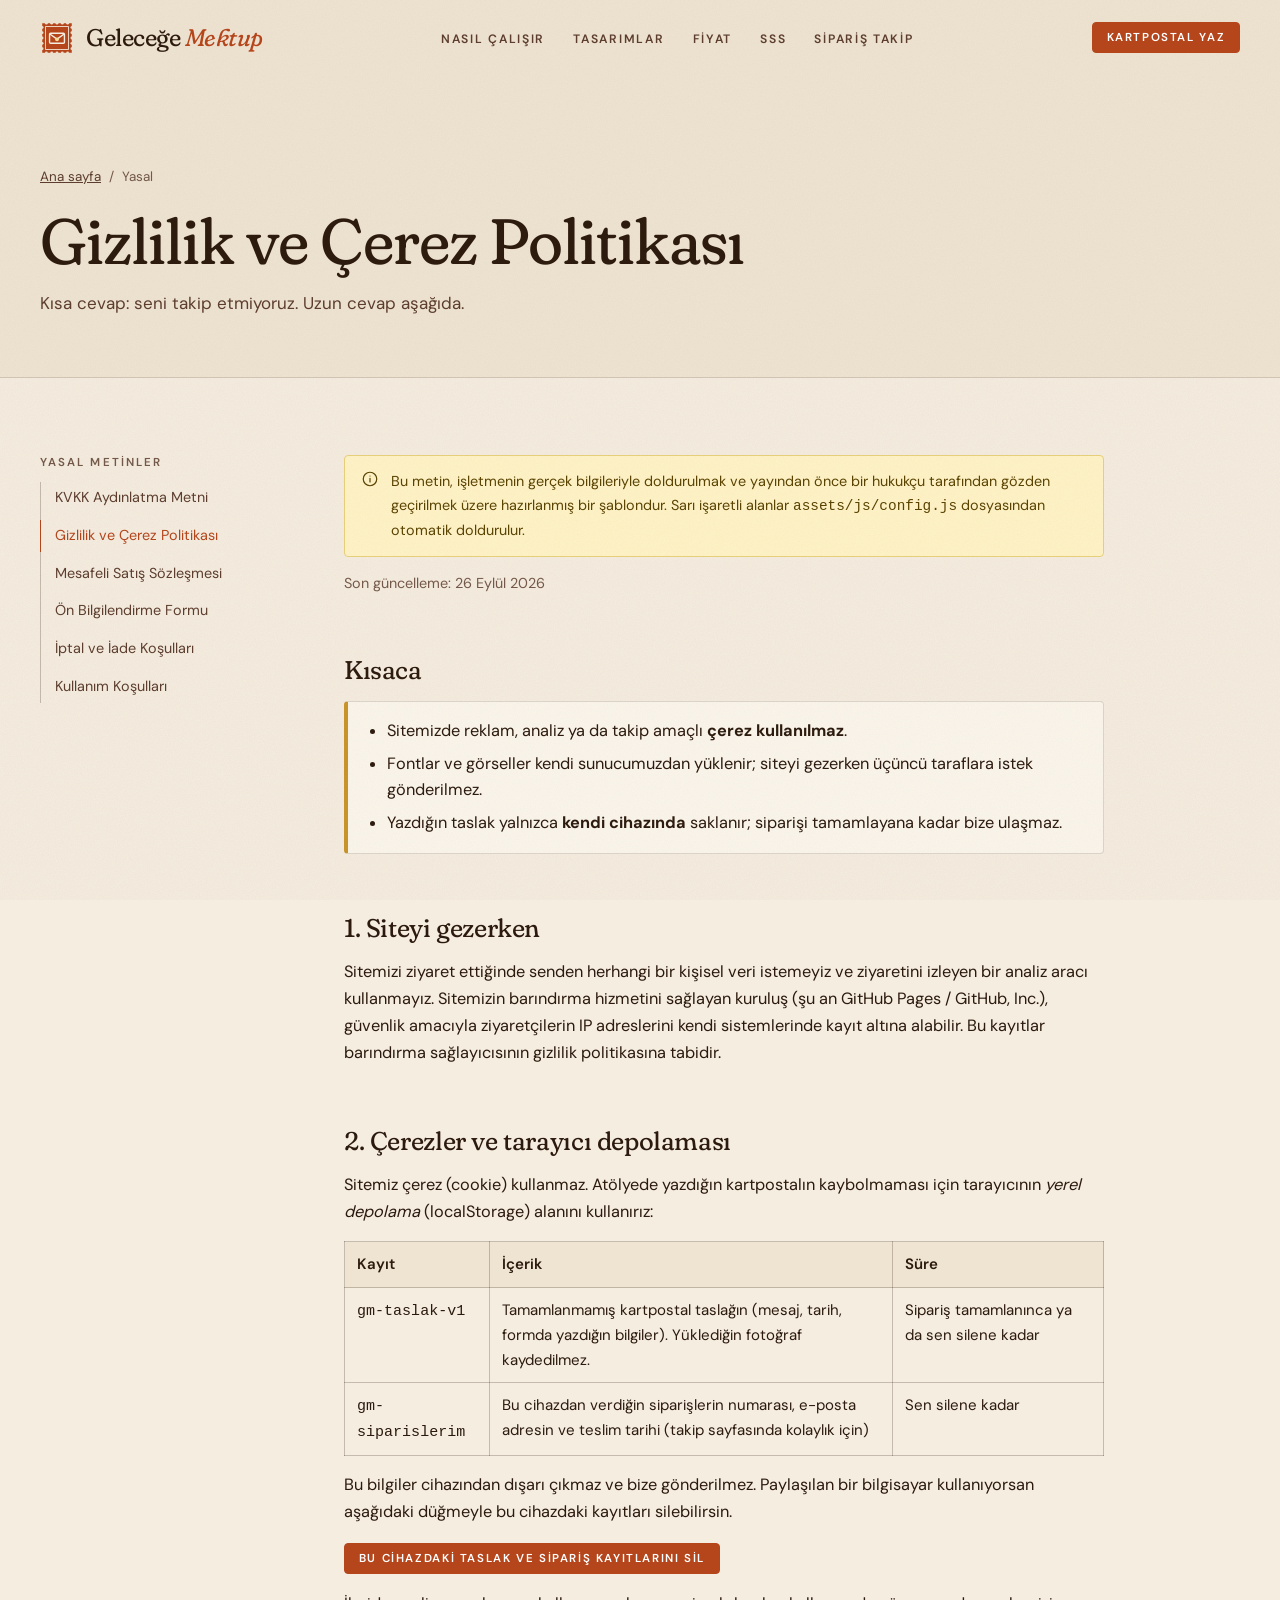
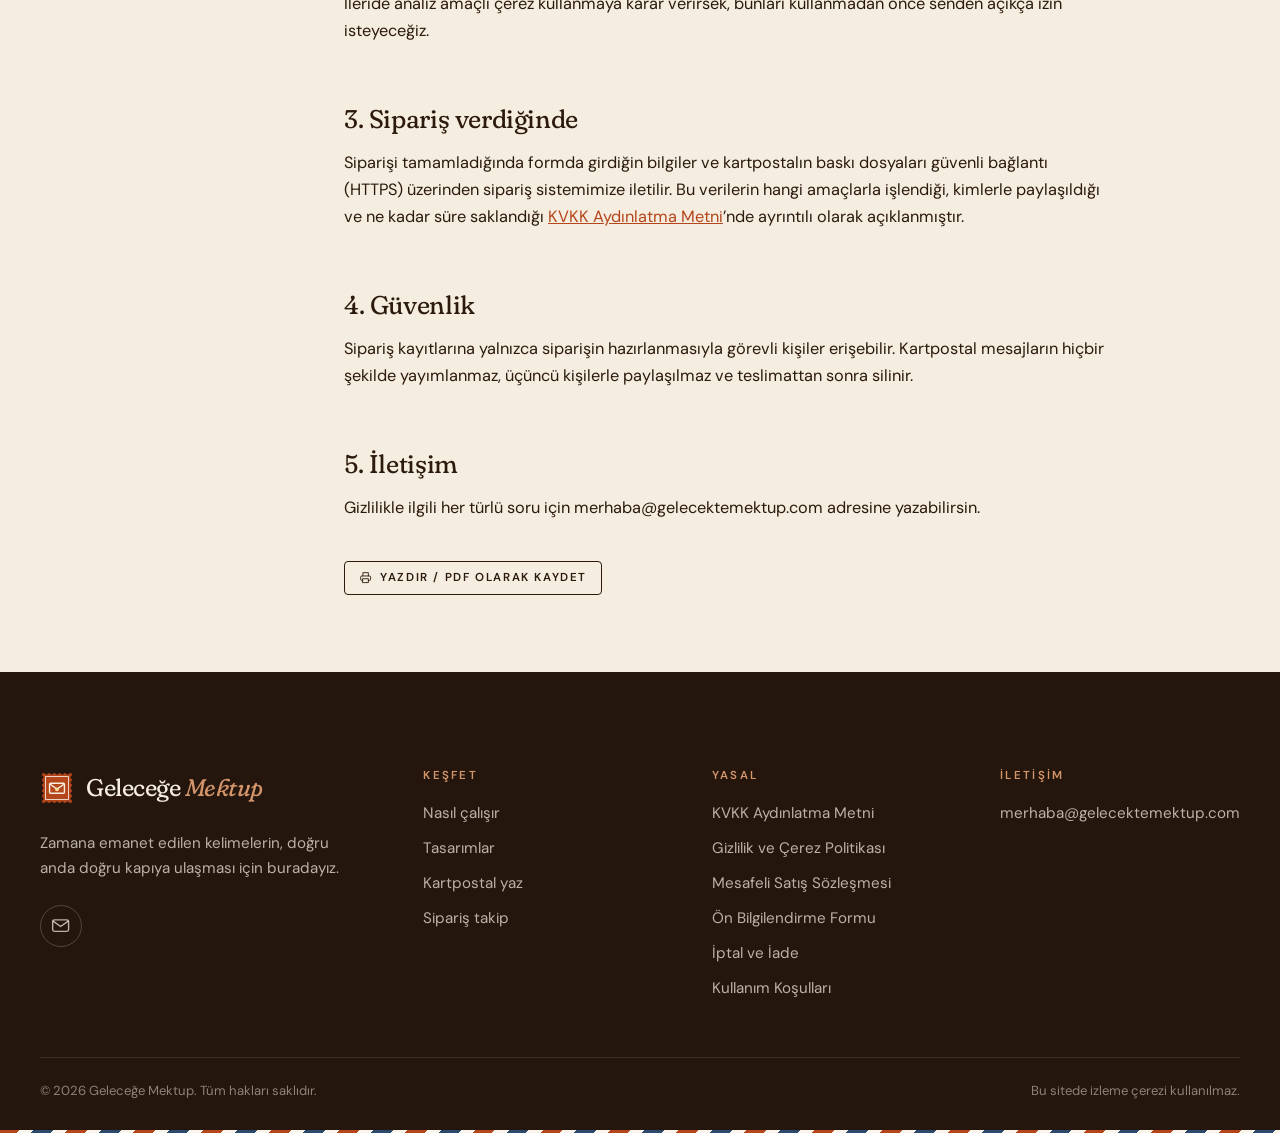
<file: gizlilik.html>
<!doctype html>
<html lang="tr" class="no-js">
<head>
<meta charset="utf-8">
<meta name="viewport" content="width=device-width, initial-scale=1, viewport-fit=cover">
<title>Gizlilik ve Çerez Politikası · Geleceğe Mektup</title>
<meta name="description" content="Geleceğe Mektup gizlilik ve çerez politikası: izleme çerezi kullanılmaz, taslaklar yalnızca cihazınızda saklanır.">
<meta name="theme-color" content="#f5ede0">
<link rel="icon" href="assets/img/favicon.svg" type="image/svg+xml">
<link rel="icon" href="assets/img/favicon-32.png" sizes="32x32" type="image/png">
<link rel="apple-touch-icon" href="assets/img/apple-touch-icon.png">
<link rel="preload" href="assets/fonts/fraunces-normal.woff2" as="font" type="font/woff2" crossorigin>
<link rel="preload" href="assets/fonts/dmsans.woff2" as="font" type="font/woff2" crossorigin>
<link rel="stylesheet" href="assets/css/main.css">
<script>document.documentElement.className = document.documentElement.className.replace('no-js', 'js');</script>
<script src="assets/js/config.js" defer></script>
<script src="assets/js/core.js" defer></script>
<script src="assets/js/legal.js" defer></script>
</head>
<body>
<a class="skip" href="#icerik">İçeriğe geç</a>
<div class="scroll-progress" aria-hidden="true"></div>
<svg width="0" height="0" style="position:absolute" aria-hidden="true" focusable="false">
  <defs><mask id="logoMask"><rect x="4" y="4" width="56" height="56" fill="#fff"/><g fill="#000"><circle cx="4" cy="12" r="2.6"/><circle cx="4" cy="22" r="2.6"/><circle cx="4" cy="32" r="2.6"/><circle cx="4" cy="42" r="2.6"/><circle cx="4" cy="52" r="2.6"/><circle cx="60" cy="12" r="2.6"/><circle cx="60" cy="22" r="2.6"/><circle cx="60" cy="32" r="2.6"/><circle cx="60" cy="42" r="2.6"/><circle cx="60" cy="52" r="2.6"/><circle cx="12" cy="4" r="2.6"/><circle cx="22" cy="4" r="2.6"/><circle cx="32" cy="4" r="2.6"/><circle cx="42" cy="4" r="2.6"/><circle cx="52" cy="4" r="2.6"/><circle cx="12" cy="60" r="2.6"/><circle cx="22" cy="60" r="2.6"/><circle cx="32" cy="60" r="2.6"/><circle cx="42" cy="60" r="2.6"/><circle cx="52" cy="60" r="2.6"/></g></mask></defs>
  <symbol id="logo" viewBox="0 0 64 64"><rect x="4" y="4" width="56" height="56" fill="#b5451b" mask="url(#logoMask)"/><rect x="10.5" y="10.5" width="43" height="43" fill="none" stroke="#f5ede0" stroke-width="1.6"/><rect x="18" y="23" width="28" height="19" rx="2" fill="none" stroke="#f5ede0" stroke-width="2.6"/><path d="M18.5 24.5L32 34l13.5-9.5" fill="none" stroke="#f5ede0" stroke-width="2.6" stroke-linejoin="round"/><circle cx="32" cy="34.5" r="3.6" fill="#f6dc97"/></symbol>
  <symbol id="i-arrow" viewBox="0 0 24 24"><path d="M4 12h15M13 6l6 6-6 6"/></symbol>
  <symbol id="i-mail" viewBox="0 0 24 24"><rect x="3" y="5.5" width="18" height="13" rx="2"/><path d="M3.5 7l8.5 6 8.5-6"/></symbol>
  <symbol id="i-whatsapp" viewBox="0 0 24 24"><path d="M4 20l1.2-3.8A8.3 8.3 0 1 1 8 19z"/><path d="M9.2 8.6c-.4.9-.3 2.3 1.2 3.9 1.6 1.7 3 2.1 4 1.8l.8-1.3-1.8-.9-.8.7c-.9-.4-1.7-1.2-2.1-2.1l.7-.8-.9-1.8z"/></symbol>
  <symbol id="i-instagram" viewBox="0 0 24 24"><rect x="3" y="3" width="18" height="18" rx="5"/><circle cx="12" cy="12" r="4"/><circle cx="17.3" cy="6.7" r=".6"/></symbol>
  <symbol id="i-info" viewBox="0 0 24 24"><circle cx="12" cy="12" r="9"/><path d="M12 11v5M12 8v.01"/></symbol>
  <symbol id="i-search" viewBox="0 0 24 24"><circle cx="11" cy="11" r="7"/><path d="M20 20l-4-4"/></symbol>
  <symbol id="i-check" viewBox="0 0 24 24"><path d="M5 12.5l4.5 4.5L19 7.5"/></symbol>
  <symbol id="i-print" viewBox="0 0 24 24"><path d="M7 9V3h10v6M7 17H5a2 2 0 0 1-2-2v-4a2 2 0 0 1 2-2h14a2 2 0 0 1 2 2v4a2 2 0 0 1-2 2h-2M7 14h10v7H7z"/></symbol>
</svg>
<header class="nav is-scrolled">
  <div class="wrap nav__inner">
    <a class="logo" href="./" aria-label="Geleceğe Mektup, ana sayfa"><svg aria-hidden="true"><use href="#logo"/></svg><span>Geleceğe <em>Mektup</em></span></a>
    <nav aria-label="Ana menü">
      <ul class="nav__links">
        <li><a href="./#nasil">Nasıl çalışır</a></li>
        <li><a href="./#tasarimlar">Tasarımlar</a></li>
        <li><a href="./#fiyat">Fiyat</a></li>
        <li><a href="./#sss">SSS</a></li>
        <li><a href="takip.html">Sipariş takip</a></li>
      </ul>
    </nav>
    <div class="nav__cta">
      <a class="btn btn--sm" href="./#atolye">Kartpostal yaz</a>
      <button class="nav__toggle" type="button" aria-controls="mobil-menu" aria-expanded="false" aria-label="Menüyü aç"><span></span><span></span><span></span></button>
    </div>
  </div>
</header>
<div class="mobile-menu" id="mobil-menu" hidden>
  <ul>
    <li><a href="./">Ana sayfa <small>01</small></a></li>
    <li><a href="./#tasarimlar">Tasarımlar <small>02</small></a></li>
    <li><a href="./#atolye">Atölye <small>03</small></a></li>
    <li><a href="./#fiyat">Fiyat <small>04</small></a></li>
    <li><a href="./#sss">SSS <small>05</small></a></li>
    <li><a href="takip.html">Sipariş takip <small>06</small></a></li>
  </ul>
  <div class="mobile-menu__foot"><a class="btn btn--block" href="./#atolye">Kartpostalını yaz <svg class="icon icon--arrow"><use href="#i-arrow"/></svg></a></div>
</div>

<main id="icerik">
  <section class="page-hero">
    <div class="wrap">
      <nav class="crumbs" aria-label="Sayfa konumu"><a href="./">Ana sayfa</a><span aria-hidden="true">/</span><span>Yasal</span></nav>
      <h1>Gizlilik ve Çerez Politikası</h1>
      <p>Kısa cevap: seni takip etmiyoruz. Uzun cevap aşağıda.</p>
    </div>
  </section>
  <div class="wrap legal">
    <aside class="legal__toc" aria-label="Yasal metinler">
      <h2>Yasal metinler</h2>
      <ul><li><a href="kvkk.html">KVKK Aydınlatma Metni</a></li><li><a href="gizlilik.html" aria-current="page">Gizlilik ve Çerez Politikası</a></li><li><a href="mesafeli-satis-sozlesmesi.html">Mesafeli Satış Sözleşmesi</a></li><li><a href="on-bilgilendirme-formu.html">Ön Bilgilendirme Formu</a></li><li><a href="iptal-iade.html">İptal ve İade Koşulları</a></li><li><a href="kullanim-kosullari.html">Kullanım Koşulları</a></li></ul>
    </aside>
    <article class="prose">
      <div class="law-warning"><svg class="icon" aria-hidden="true"><use href="#i-info"/></svg><span>Bu metin, işletmenin gerçek bilgileriyle doldurulmak ve yayından önce bir hukukçu tarafından gözden geçirilmek üzere hazırlanmış bir şablondur. Sarı işaretli alanlar <code>assets/js/config.js</code> dosyasından otomatik doldurulur.</span></div>
      <p class="meta">Son güncelleme: 26 Eylül 2026</p>
      
<h2 id="ozet">Kısaca</h2>
<div class="box">
  <ul>
    <li>Sitemizde reklam, analiz ya da takip amaçlı <strong>çerez kullanılmaz</strong>.</li>
    <li>Fontlar ve görseller kendi sunucumuzdan yüklenir; siteyi gezerken üçüncü taraflara istek gönderilmez.</li>
    <li>Yazdığın taslak yalnızca <strong>kendi cihazında</strong> saklanır; siparişi tamamlayana kadar bize ulaşmaz.</li>
  </ul>
</div>

<h2 id="gezinme">1. Siteyi gezerken</h2>
<p>Sitemizi ziyaret ettiğinde senden herhangi bir kişisel veri istemeyiz ve ziyaretini izleyen bir analiz aracı kullanmayız. Sitemizin barındırma hizmetini sağlayan kuruluş (şu an GitHub Pages / GitHub, Inc.), güvenlik amacıyla ziyaretçilerin IP adreslerini kendi sistemlerinde kayıt altına alabilir. Bu kayıtlar barındırma sağlayıcısının gizlilik politikasına tabidir.</p>

<h2 id="cerez">2. Çerezler ve tarayıcı depolaması</h2>
<p>Sitemiz çerez (cookie) kullanmaz. Atölyede yazdığın kartpostalın kaybolmaması için tarayıcının <em>yerel depolama</em> (localStorage) alanını kullanırız:</p>
<table>
  <thead><tr><th scope="col">Kayıt</th><th scope="col">İçerik</th><th scope="col">Süre</th></tr></thead>
  <tbody>
    <tr><td><code>gm-taslak-v1</code></td><td>Tamamlanmamış kartpostal taslağın (mesaj, tarih, formda yazdığın bilgiler). Yüklediğin fotoğraf kaydedilmez.</td><td>Sipariş tamamlanınca ya da sen silene kadar</td></tr>
    <tr><td><code>gm-siparislerim</code></td><td>Bu cihazdan verdiğin siparişlerin numarası, e-posta adresin ve teslim tarihi (takip sayfasında kolaylık için)</td><td>Sen silene kadar</td></tr>
  </tbody>
</table>
<p>Bu bilgiler cihazından dışarı çıkmaz ve bize gönderilmez. Paylaşılan bir bilgisayar kullanıyorsan aşağıdaki düğmeyle bu cihazdaki kayıtları silebilirsin.</p>
<p><button type="button" class="btn btn--sm" id="clearLocal">Bu cihazdaki taslak ve sipariş kayıtlarını sil</button></p>
<p>İleride analiz amaçlı çerez kullanmaya karar verirsek, bunları kullanmadan önce senden açıkça izin isteyeceğiz.</p>

<h2 id="siparis">3. Sipariş verdiğinde</h2>
<p>Siparişi tamamladığında formda girdiğin bilgiler ve kartpostalın baskı dosyaları güvenli bağlantı (HTTPS) üzerinden sipariş sistemimize iletilir. Bu verilerin hangi amaçlarla işlendiği, kimlerle paylaşıldığı ve ne kadar süre saklandığı <a href="kvkk.html">KVKK Aydınlatma Metni</a>’nde ayrıntılı olarak açıklanmıştır.</p>

<h2 id="guvenlik">4. Güvenlik</h2>
<p>Sipariş kayıtlarına yalnızca siparişin hazırlanmasıyla görevli kişiler erişebilir. Kartpostal mesajların hiçbir şekilde yayımlanmaz, üçüncü kişilerle paylaşılmaz ve teslimattan sonra silinir.</p>

<h2 id="iletisim">5. İletişim</h2>
<p>Gizlilikle ilgili her türlü soru için <span data-config="contact.email" data-placeholder="[E-posta]">[E-posta]</span> adresine yazabilirsin.</p>

      <p style="margin-top:2.4em"><button type="button" class="btn btn--ghost btn--sm" onclick="window.print()"><svg class="icon" aria-hidden="true"><use href="#i-print"/></svg>Yazdır / PDF olarak kaydet</button></p>
    </article>
  </div>
</main>
<footer class="footer" id="iletisim">
  <div class="wrap footer__grid">
    <div>
      <a class="logo" href="./"><svg aria-hidden="true"><use href="#logo"/></svg><span>Geleceğe <em>Mektup</em></span></a>
      <p class="footer__tag">Zamana emanet edilen kelimelerin, doğru anda doğru kapıya ulaşması için buradayız.</p>
      <div class="footer__social">
        <a data-contact="instagram" data-keep-text href="#" aria-label="Instagram"><svg class="icon" aria-hidden="true"><use href="#i-instagram"/></svg></a>
        <a data-contact="whatsapp" data-keep-text href="#" aria-label="WhatsApp"><svg class="icon" aria-hidden="true"><use href="#i-whatsapp"/></svg></a>
        <a data-contact="email" data-keep-text href="#" aria-label="E-posta"><svg class="icon" aria-hidden="true"><use href="#i-mail"/></svg></a>
      </div>
    </div>
    <div>
      <h2>Keşfet</h2>
      <ul>
        <li><a href="./#nasil">Nasıl çalışır</a></li>
        <li><a href="./#tasarimlar">Tasarımlar</a></li>
        <li><a href="./#atolye">Kartpostal yaz</a></li>
        <li><a href="takip.html">Sipariş takip</a></li>
      </ul>
    </div>
    <div>
      <h2>Yasal</h2>
      <ul>
        <li><a href="kvkk.html">KVKK Aydınlatma Metni</a></li>
        <li><a href="gizlilik.html">Gizlilik ve Çerez Politikası</a></li>
        <li><a href="mesafeli-satis-sozlesmesi.html">Mesafeli Satış Sözleşmesi</a></li>
        <li><a href="on-bilgilendirme-formu.html">Ön Bilgilendirme Formu</a></li>
        <li><a href="iptal-iade.html">İptal ve İade</a></li>
        <li><a href="kullanim-kosullari.html">Kullanım Koşulları</a></li>
      </ul>
    </div>
    <div>
      <h2>İletişim</h2>
      <ul>
        <li data-contact-item><a data-contact="email" href="#">E-posta</a></li>
        <li data-contact-item><a data-contact="phone" href="#">Telefon</a></li>
        <li data-contact-item><a data-contact="whatsapp" href="#">WhatsApp</a></li>
        <li data-contact-item><a data-contact="instagram" href="#">Instagram</a></li>
      </ul>
    </div>
  </div>
  <div class="wrap footer__bottom">
    <span>© <span data-year>2026</span> <span data-brand>Geleceğe Mektup</span>. Tüm hakları saklıdır.</span>
    <span>Bu sitede izleme çerezi kullanılmaz.</span>
  </div>
  <div class="footer__edge" aria-hidden="true"></div>
</footer>
</body>
</html>
</file>
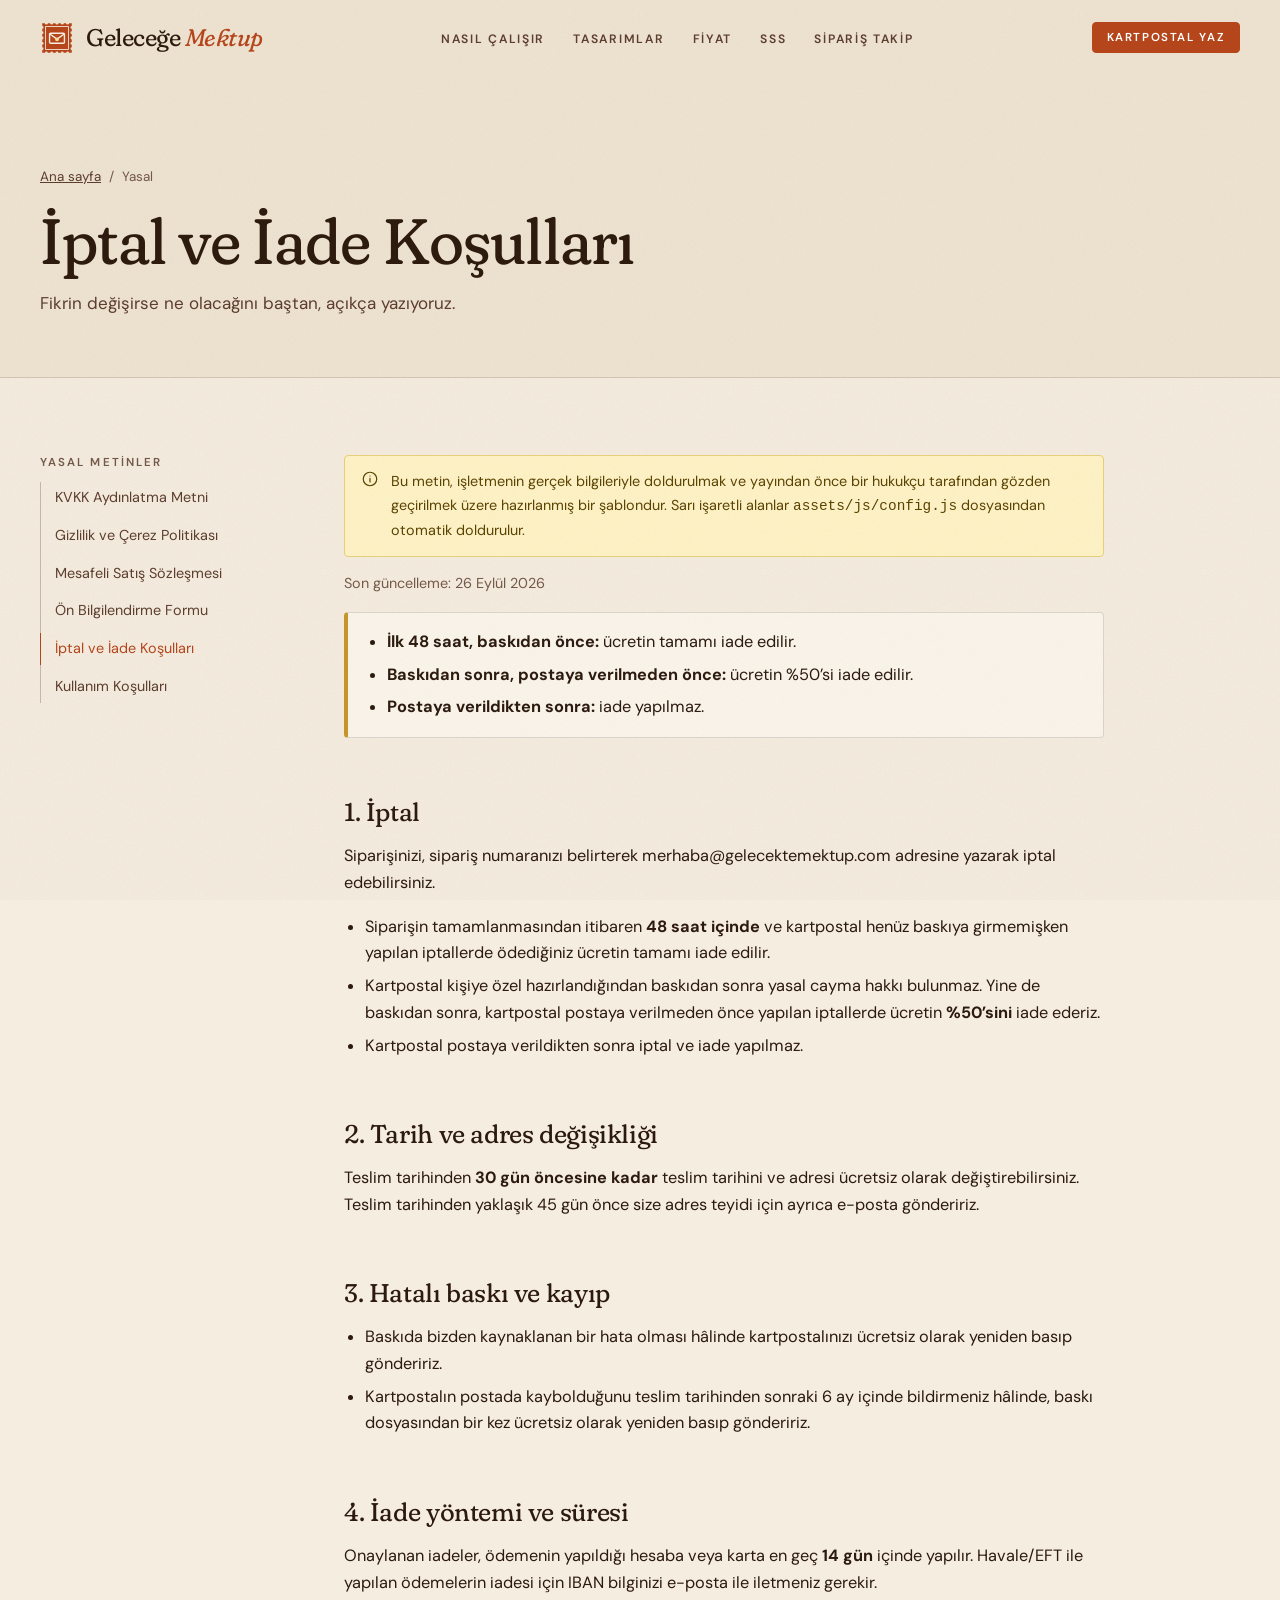
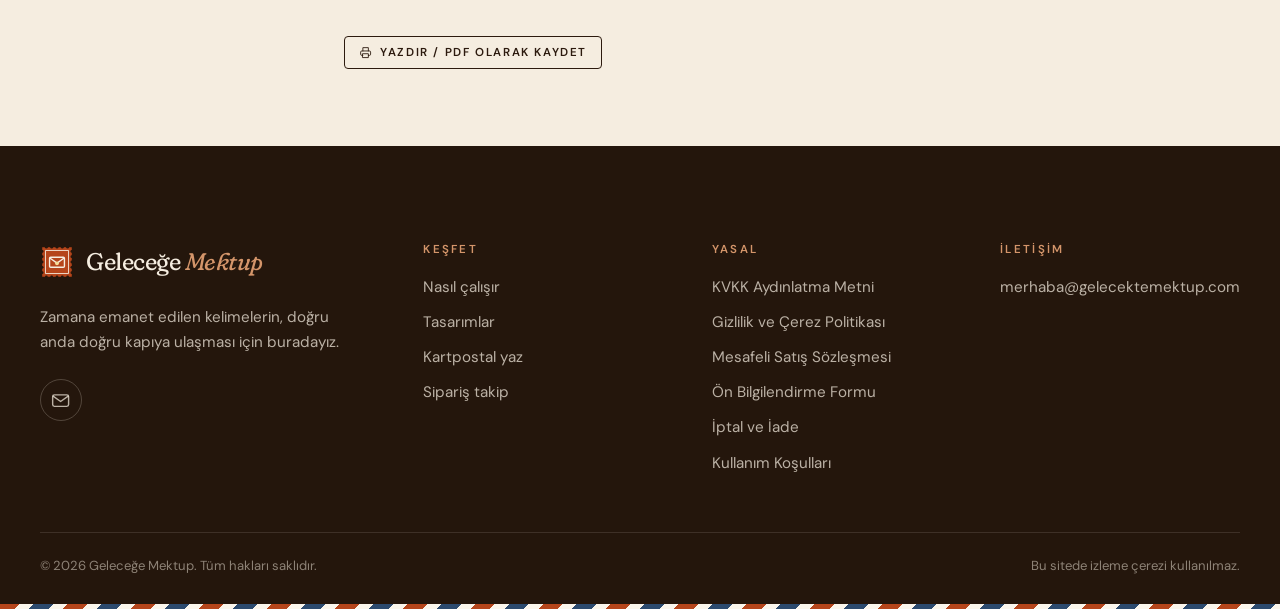
<file: iptal-iade.html>
<!doctype html>
<html lang="tr" class="no-js">
<head>
<meta charset="utf-8">
<meta name="viewport" content="width=device-width, initial-scale=1, viewport-fit=cover">
<title>İptal ve İade Koşulları · Geleceğe Mektup</title>
<meta name="description" content="Geleceğe Mektup iptal ve iade koşulları.">
<meta name="theme-color" content="#f5ede0">
<link rel="icon" href="assets/img/favicon.svg" type="image/svg+xml">
<link rel="icon" href="assets/img/favicon-32.png" sizes="32x32" type="image/png">
<link rel="apple-touch-icon" href="assets/img/apple-touch-icon.png">
<link rel="preload" href="assets/fonts/fraunces-normal.woff2" as="font" type="font/woff2" crossorigin>
<link rel="preload" href="assets/fonts/dmsans.woff2" as="font" type="font/woff2" crossorigin>
<link rel="stylesheet" href="assets/css/main.css">
<script>document.documentElement.className = document.documentElement.className.replace('no-js', 'js');</script>
<script src="assets/js/config.js" defer></script>
<script src="assets/js/core.js" defer></script>
</head>
<body>
<a class="skip" href="#icerik">İçeriğe geç</a>
<div class="scroll-progress" aria-hidden="true"></div>
<svg width="0" height="0" style="position:absolute" aria-hidden="true" focusable="false">
  <defs><mask id="logoMask"><rect x="4" y="4" width="56" height="56" fill="#fff"/><g fill="#000"><circle cx="4" cy="12" r="2.6"/><circle cx="4" cy="22" r="2.6"/><circle cx="4" cy="32" r="2.6"/><circle cx="4" cy="42" r="2.6"/><circle cx="4" cy="52" r="2.6"/><circle cx="60" cy="12" r="2.6"/><circle cx="60" cy="22" r="2.6"/><circle cx="60" cy="32" r="2.6"/><circle cx="60" cy="42" r="2.6"/><circle cx="60" cy="52" r="2.6"/><circle cx="12" cy="4" r="2.6"/><circle cx="22" cy="4" r="2.6"/><circle cx="32" cy="4" r="2.6"/><circle cx="42" cy="4" r="2.6"/><circle cx="52" cy="4" r="2.6"/><circle cx="12" cy="60" r="2.6"/><circle cx="22" cy="60" r="2.6"/><circle cx="32" cy="60" r="2.6"/><circle cx="42" cy="60" r="2.6"/><circle cx="52" cy="60" r="2.6"/></g></mask></defs>
  <symbol id="logo" viewBox="0 0 64 64"><rect x="4" y="4" width="56" height="56" fill="#b5451b" mask="url(#logoMask)"/><rect x="10.5" y="10.5" width="43" height="43" fill="none" stroke="#f5ede0" stroke-width="1.6"/><rect x="18" y="23" width="28" height="19" rx="2" fill="none" stroke="#f5ede0" stroke-width="2.6"/><path d="M18.5 24.5L32 34l13.5-9.5" fill="none" stroke="#f5ede0" stroke-width="2.6" stroke-linejoin="round"/><circle cx="32" cy="34.5" r="3.6" fill="#f6dc97"/></symbol>
  <symbol id="i-arrow" viewBox="0 0 24 24"><path d="M4 12h15M13 6l6 6-6 6"/></symbol>
  <symbol id="i-mail" viewBox="0 0 24 24"><rect x="3" y="5.5" width="18" height="13" rx="2"/><path d="M3.5 7l8.5 6 8.5-6"/></symbol>
  <symbol id="i-whatsapp" viewBox="0 0 24 24"><path d="M4 20l1.2-3.8A8.3 8.3 0 1 1 8 19z"/><path d="M9.2 8.6c-.4.9-.3 2.3 1.2 3.9 1.6 1.7 3 2.1 4 1.8l.8-1.3-1.8-.9-.8.7c-.9-.4-1.7-1.2-2.1-2.1l.7-.8-.9-1.8z"/></symbol>
  <symbol id="i-instagram" viewBox="0 0 24 24"><rect x="3" y="3" width="18" height="18" rx="5"/><circle cx="12" cy="12" r="4"/><circle cx="17.3" cy="6.7" r=".6"/></symbol>
  <symbol id="i-info" viewBox="0 0 24 24"><circle cx="12" cy="12" r="9"/><path d="M12 11v5M12 8v.01"/></symbol>
  <symbol id="i-search" viewBox="0 0 24 24"><circle cx="11" cy="11" r="7"/><path d="M20 20l-4-4"/></symbol>
  <symbol id="i-check" viewBox="0 0 24 24"><path d="M5 12.5l4.5 4.5L19 7.5"/></symbol>
  <symbol id="i-print" viewBox="0 0 24 24"><path d="M7 9V3h10v6M7 17H5a2 2 0 0 1-2-2v-4a2 2 0 0 1 2-2h14a2 2 0 0 1 2 2v4a2 2 0 0 1-2 2h-2M7 14h10v7H7z"/></symbol>
</svg>
<header class="nav is-scrolled">
  <div class="wrap nav__inner">
    <a class="logo" href="./" aria-label="Geleceğe Mektup, ana sayfa"><svg aria-hidden="true"><use href="#logo"/></svg><span>Geleceğe <em>Mektup</em></span></a>
    <nav aria-label="Ana menü">
      <ul class="nav__links">
        <li><a href="./#nasil">Nasıl çalışır</a></li>
        <li><a href="./#tasarimlar">Tasarımlar</a></li>
        <li><a href="./#fiyat">Fiyat</a></li>
        <li><a href="./#sss">SSS</a></li>
        <li><a href="takip.html">Sipariş takip</a></li>
      </ul>
    </nav>
    <div class="nav__cta">
      <a class="btn btn--sm" href="./#atolye">Kartpostal yaz</a>
      <button class="nav__toggle" type="button" aria-controls="mobil-menu" aria-expanded="false" aria-label="Menüyü aç"><span></span><span></span><span></span></button>
    </div>
  </div>
</header>
<div class="mobile-menu" id="mobil-menu" hidden>
  <ul>
    <li><a href="./">Ana sayfa <small>01</small></a></li>
    <li><a href="./#tasarimlar">Tasarımlar <small>02</small></a></li>
    <li><a href="./#atolye">Atölye <small>03</small></a></li>
    <li><a href="./#fiyat">Fiyat <small>04</small></a></li>
    <li><a href="./#sss">SSS <small>05</small></a></li>
    <li><a href="takip.html">Sipariş takip <small>06</small></a></li>
  </ul>
  <div class="mobile-menu__foot"><a class="btn btn--block" href="./#atolye">Kartpostalını yaz <svg class="icon icon--arrow"><use href="#i-arrow"/></svg></a></div>
</div>

<main id="icerik">
  <section class="page-hero">
    <div class="wrap">
      <nav class="crumbs" aria-label="Sayfa konumu"><a href="./">Ana sayfa</a><span aria-hidden="true">/</span><span>Yasal</span></nav>
      <h1>İptal ve İade Koşulları</h1>
      <p>Fikrin değişirse ne olacağını baştan, açıkça yazıyoruz.</p>
    </div>
  </section>
  <div class="wrap legal">
    <aside class="legal__toc" aria-label="Yasal metinler">
      <h2>Yasal metinler</h2>
      <ul><li><a href="kvkk.html">KVKK Aydınlatma Metni</a></li><li><a href="gizlilik.html">Gizlilik ve Çerez Politikası</a></li><li><a href="mesafeli-satis-sozlesmesi.html">Mesafeli Satış Sözleşmesi</a></li><li><a href="on-bilgilendirme-formu.html">Ön Bilgilendirme Formu</a></li><li><a href="iptal-iade.html" aria-current="page">İptal ve İade Koşulları</a></li><li><a href="kullanim-kosullari.html">Kullanım Koşulları</a></li></ul>
    </aside>
    <article class="prose">
      <div class="law-warning"><svg class="icon" aria-hidden="true"><use href="#i-info"/></svg><span>Bu metin, işletmenin gerçek bilgileriyle doldurulmak ve yayından önce bir hukukçu tarafından gözden geçirilmek üzere hazırlanmış bir şablondur. Sarı işaretli alanlar <code>assets/js/config.js</code> dosyasından otomatik doldurulur.</span></div>
      <p class="meta">Son güncelleme: 26 Eylül 2026</p>
      
<div class="box">
  <ul>
    <li><strong>İlk 48 saat, baskıdan önce:</strong> ücretin tamamı iade edilir.</li>
    <li><strong>Baskıdan sonra, postaya verilmeden önce:</strong> ücretin %50’si iade edilir.</li>
    <li><strong>Postaya verildikten sonra:</strong> iade yapılmaz.</li>
  </ul>
</div>

<h2 id="iptal">1. İptal</h2>
<p>Siparişinizi, sipariş numaranızı belirterek <span data-config="contact.email" data-placeholder="[E-posta]">[E-posta]</span> adresine yazarak iptal edebilirsiniz.</p>
<ul>
  <li>Siparişin tamamlanmasından itibaren <strong>48 saat içinde</strong> ve kartpostal henüz baskıya girmemişken yapılan iptallerde ödediğiniz ücretin tamamı iade edilir.</li>
  <li>Kartpostal kişiye özel hazırlandığından baskıdan sonra yasal cayma hakkı bulunmaz. Yine de baskıdan sonra, kartpostal postaya verilmeden önce yapılan iptallerde ücretin <strong>%50’sini</strong> iade ederiz.</li>
  <li>Kartpostal postaya verildikten sonra iptal ve iade yapılmaz.</li>
</ul>

<h2 id="degisiklik">2. Tarih ve adres değişikliği</h2>
<p>Teslim tarihinden <strong>30 gün öncesine kadar</strong> teslim tarihini ve adresi ücretsiz olarak değiştirebilirsiniz. Teslim tarihinden yaklaşık 45 gün önce size adres teyidi için ayrıca e-posta göndeririz.</p>

<h2 id="hata">3. Hatalı baskı ve kayıp</h2>
<ul>
  <li>Baskıda bizden kaynaklanan bir hata olması hâlinde kartpostalınızı ücretsiz olarak yeniden basıp göndeririz.</li>
  <li>Kartpostalın postada kaybolduğunu teslim tarihinden sonraki 6 ay içinde bildirmeniz hâlinde, baskı dosyasından bir kez ücretsiz olarak yeniden basıp göndeririz.</li>
</ul>

<h2 id="yontem">4. İade yöntemi ve süresi</h2>
<p>Onaylanan iadeler, ödemenin yapıldığı hesaba veya karta en geç <strong>14 gün</strong> içinde yapılır. Havale/EFT ile yapılan ödemelerin iadesi için IBAN bilginizi e-posta ile iletmeniz gerekir.</p>

      <p style="margin-top:2.4em"><button type="button" class="btn btn--ghost btn--sm" onclick="window.print()"><svg class="icon" aria-hidden="true"><use href="#i-print"/></svg>Yazdır / PDF olarak kaydet</button></p>
    </article>
  </div>
</main>
<footer class="footer" id="iletisim">
  <div class="wrap footer__grid">
    <div>
      <a class="logo" href="./"><svg aria-hidden="true"><use href="#logo"/></svg><span>Geleceğe <em>Mektup</em></span></a>
      <p class="footer__tag">Zamana emanet edilen kelimelerin, doğru anda doğru kapıya ulaşması için buradayız.</p>
      <div class="footer__social">
        <a data-contact="instagram" data-keep-text href="#" aria-label="Instagram"><svg class="icon" aria-hidden="true"><use href="#i-instagram"/></svg></a>
        <a data-contact="whatsapp" data-keep-text href="#" aria-label="WhatsApp"><svg class="icon" aria-hidden="true"><use href="#i-whatsapp"/></svg></a>
        <a data-contact="email" data-keep-text href="#" aria-label="E-posta"><svg class="icon" aria-hidden="true"><use href="#i-mail"/></svg></a>
      </div>
    </div>
    <div>
      <h2>Keşfet</h2>
      <ul>
        <li><a href="./#nasil">Nasıl çalışır</a></li>
        <li><a href="./#tasarimlar">Tasarımlar</a></li>
        <li><a href="./#atolye">Kartpostal yaz</a></li>
        <li><a href="takip.html">Sipariş takip</a></li>
      </ul>
    </div>
    <div>
      <h2>Yasal</h2>
      <ul>
        <li><a href="kvkk.html">KVKK Aydınlatma Metni</a></li>
        <li><a href="gizlilik.html">Gizlilik ve Çerez Politikası</a></li>
        <li><a href="mesafeli-satis-sozlesmesi.html">Mesafeli Satış Sözleşmesi</a></li>
        <li><a href="on-bilgilendirme-formu.html">Ön Bilgilendirme Formu</a></li>
        <li><a href="iptal-iade.html">İptal ve İade</a></li>
        <li><a href="kullanim-kosullari.html">Kullanım Koşulları</a></li>
      </ul>
    </div>
    <div>
      <h2>İletişim</h2>
      <ul>
        <li data-contact-item><a data-contact="email" href="#">E-posta</a></li>
        <li data-contact-item><a data-contact="phone" href="#">Telefon</a></li>
        <li data-contact-item><a data-contact="whatsapp" href="#">WhatsApp</a></li>
        <li data-contact-item><a data-contact="instagram" href="#">Instagram</a></li>
      </ul>
    </div>
  </div>
  <div class="wrap footer__bottom">
    <span>© <span data-year>2026</span> <span data-brand>Geleceğe Mektup</span>. Tüm hakları saklıdır.</span>
    <span>Bu sitede izleme çerezi kullanılmaz.</span>
  </div>
  <div class="footer__edge" aria-hidden="true"></div>
</footer>
</body>
</html>
</file>
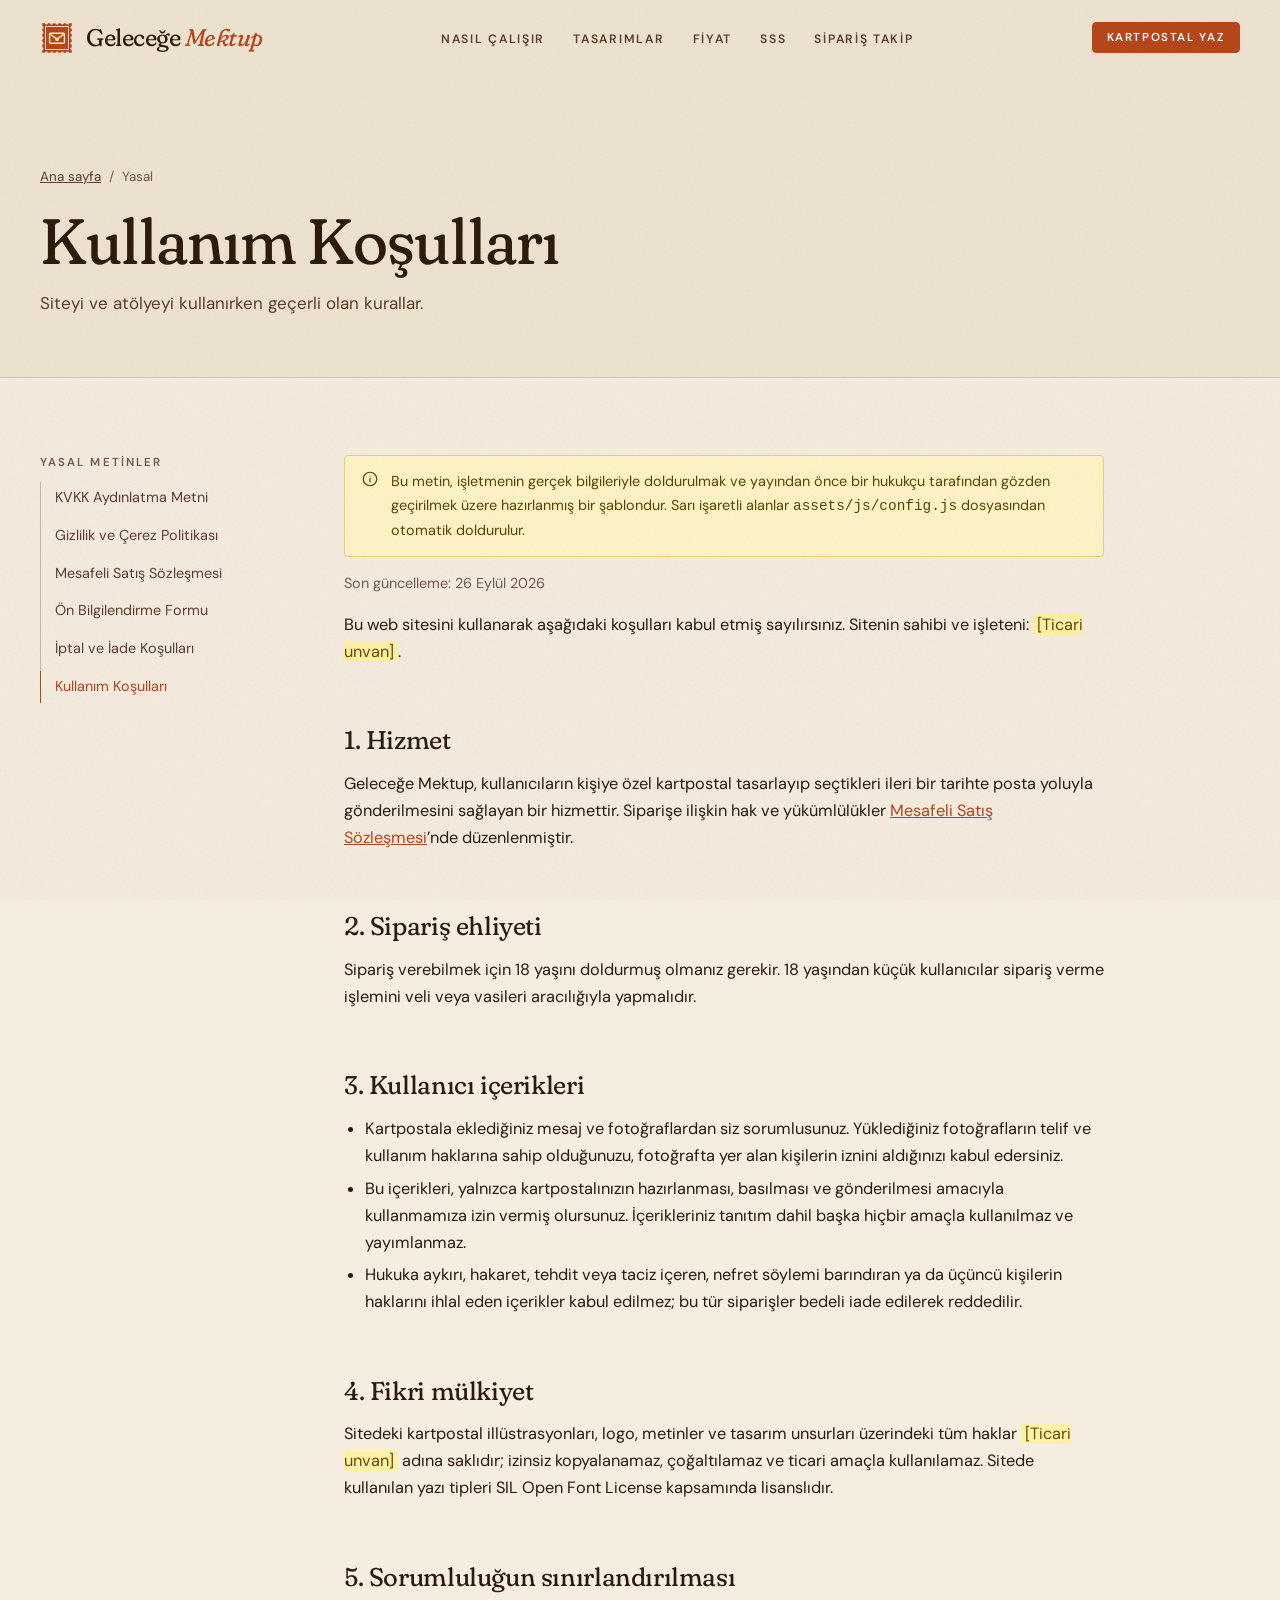
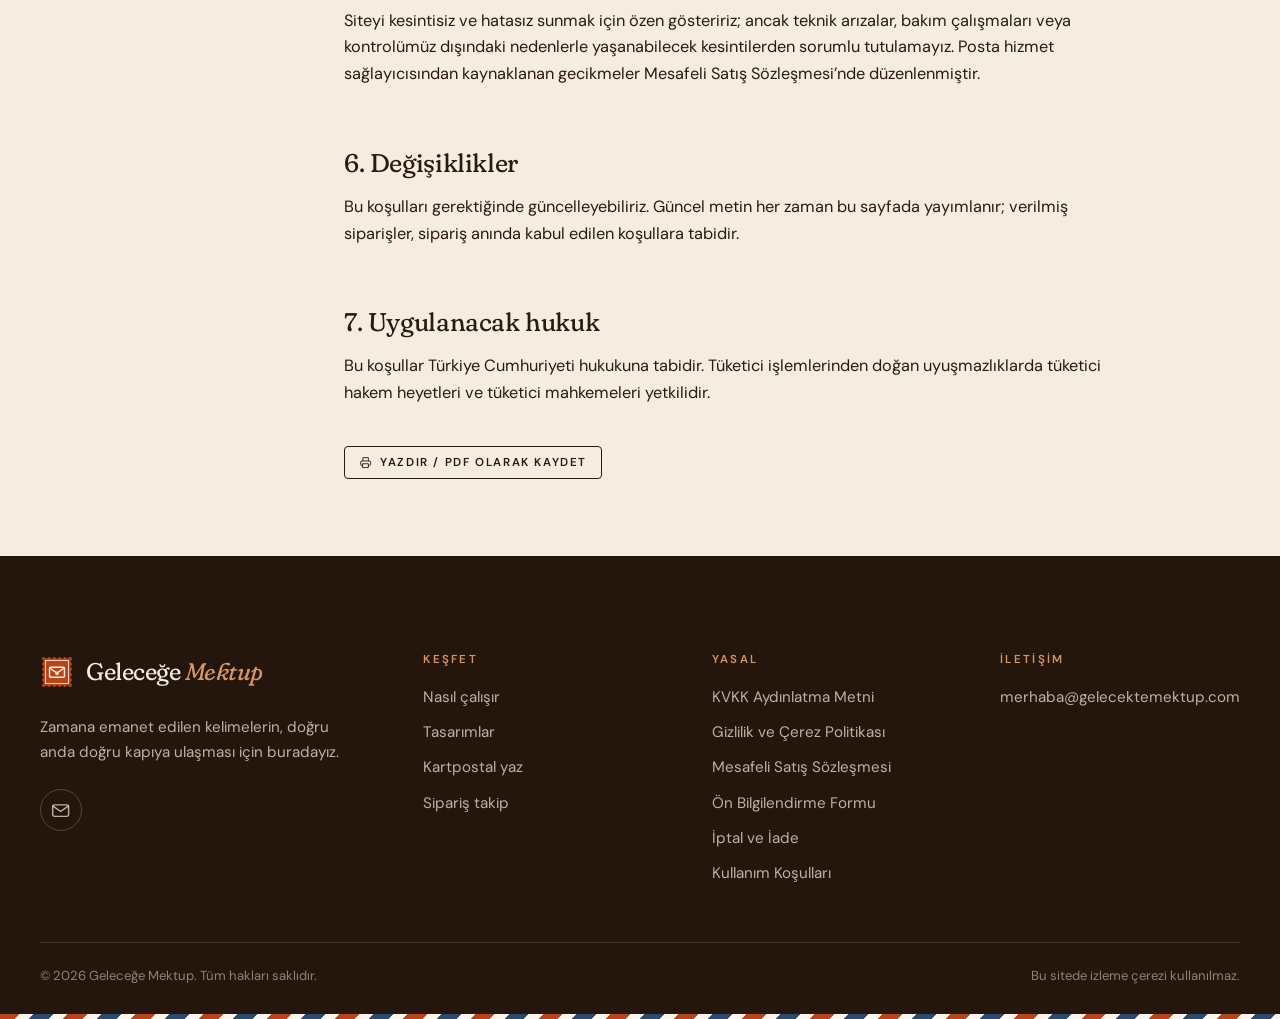
<file: kullanim-kosullari.html>
<!doctype html>
<html lang="tr" class="no-js">
<head>
<meta charset="utf-8">
<meta name="viewport" content="width=device-width, initial-scale=1, viewport-fit=cover">
<title>Kullanım Koşulları · Geleceğe Mektup</title>
<meta name="description" content="Geleceğe Mektup kullanım koşulları.">
<meta name="theme-color" content="#f5ede0">
<link rel="icon" href="assets/img/favicon.svg" type="image/svg+xml">
<link rel="icon" href="assets/img/favicon-32.png" sizes="32x32" type="image/png">
<link rel="apple-touch-icon" href="assets/img/apple-touch-icon.png">
<link rel="preload" href="assets/fonts/fraunces-normal.woff2" as="font" type="font/woff2" crossorigin>
<link rel="preload" href="assets/fonts/dmsans.woff2" as="font" type="font/woff2" crossorigin>
<link rel="stylesheet" href="assets/css/main.css">
<script>document.documentElement.className = document.documentElement.className.replace('no-js', 'js');</script>
<script src="assets/js/config.js" defer></script>
<script src="assets/js/core.js" defer></script>
</head>
<body>
<a class="skip" href="#icerik">İçeriğe geç</a>
<div class="scroll-progress" aria-hidden="true"></div>
<svg width="0" height="0" style="position:absolute" aria-hidden="true" focusable="false">
  <defs><mask id="logoMask"><rect x="4" y="4" width="56" height="56" fill="#fff"/><g fill="#000"><circle cx="4" cy="12" r="2.6"/><circle cx="4" cy="22" r="2.6"/><circle cx="4" cy="32" r="2.6"/><circle cx="4" cy="42" r="2.6"/><circle cx="4" cy="52" r="2.6"/><circle cx="60" cy="12" r="2.6"/><circle cx="60" cy="22" r="2.6"/><circle cx="60" cy="32" r="2.6"/><circle cx="60" cy="42" r="2.6"/><circle cx="60" cy="52" r="2.6"/><circle cx="12" cy="4" r="2.6"/><circle cx="22" cy="4" r="2.6"/><circle cx="32" cy="4" r="2.6"/><circle cx="42" cy="4" r="2.6"/><circle cx="52" cy="4" r="2.6"/><circle cx="12" cy="60" r="2.6"/><circle cx="22" cy="60" r="2.6"/><circle cx="32" cy="60" r="2.6"/><circle cx="42" cy="60" r="2.6"/><circle cx="52" cy="60" r="2.6"/></g></mask></defs>
  <symbol id="logo" viewBox="0 0 64 64"><rect x="4" y="4" width="56" height="56" fill="#b5451b" mask="url(#logoMask)"/><rect x="10.5" y="10.5" width="43" height="43" fill="none" stroke="#f5ede0" stroke-width="1.6"/><rect x="18" y="23" width="28" height="19" rx="2" fill="none" stroke="#f5ede0" stroke-width="2.6"/><path d="M18.5 24.5L32 34l13.5-9.5" fill="none" stroke="#f5ede0" stroke-width="2.6" stroke-linejoin="round"/><circle cx="32" cy="34.5" r="3.6" fill="#f6dc97"/></symbol>
  <symbol id="i-arrow" viewBox="0 0 24 24"><path d="M4 12h15M13 6l6 6-6 6"/></symbol>
  <symbol id="i-mail" viewBox="0 0 24 24"><rect x="3" y="5.5" width="18" height="13" rx="2"/><path d="M3.5 7l8.5 6 8.5-6"/></symbol>
  <symbol id="i-whatsapp" viewBox="0 0 24 24"><path d="M4 20l1.2-3.8A8.3 8.3 0 1 1 8 19z"/><path d="M9.2 8.6c-.4.9-.3 2.3 1.2 3.9 1.6 1.7 3 2.1 4 1.8l.8-1.3-1.8-.9-.8.7c-.9-.4-1.7-1.2-2.1-2.1l.7-.8-.9-1.8z"/></symbol>
  <symbol id="i-instagram" viewBox="0 0 24 24"><rect x="3" y="3" width="18" height="18" rx="5"/><circle cx="12" cy="12" r="4"/><circle cx="17.3" cy="6.7" r=".6"/></symbol>
  <symbol id="i-info" viewBox="0 0 24 24"><circle cx="12" cy="12" r="9"/><path d="M12 11v5M12 8v.01"/></symbol>
  <symbol id="i-search" viewBox="0 0 24 24"><circle cx="11" cy="11" r="7"/><path d="M20 20l-4-4"/></symbol>
  <symbol id="i-check" viewBox="0 0 24 24"><path d="M5 12.5l4.5 4.5L19 7.5"/></symbol>
  <symbol id="i-print" viewBox="0 0 24 24"><path d="M7 9V3h10v6M7 17H5a2 2 0 0 1-2-2v-4a2 2 0 0 1 2-2h14a2 2 0 0 1 2 2v4a2 2 0 0 1-2 2h-2M7 14h10v7H7z"/></symbol>
</svg>
<header class="nav is-scrolled">
  <div class="wrap nav__inner">
    <a class="logo" href="./" aria-label="Geleceğe Mektup, ana sayfa"><svg aria-hidden="true"><use href="#logo"/></svg><span>Geleceğe <em>Mektup</em></span></a>
    <nav aria-label="Ana menü">
      <ul class="nav__links">
        <li><a href="./#nasil">Nasıl çalışır</a></li>
        <li><a href="./#tasarimlar">Tasarımlar</a></li>
        <li><a href="./#fiyat">Fiyat</a></li>
        <li><a href="./#sss">SSS</a></li>
        <li><a href="takip.html">Sipariş takip</a></li>
      </ul>
    </nav>
    <div class="nav__cta">
      <a class="btn btn--sm" href="./#atolye">Kartpostal yaz</a>
      <button class="nav__toggle" type="button" aria-controls="mobil-menu" aria-expanded="false" aria-label="Menüyü aç"><span></span><span></span><span></span></button>
    </div>
  </div>
</header>
<div class="mobile-menu" id="mobil-menu" hidden>
  <ul>
    <li><a href="./">Ana sayfa <small>01</small></a></li>
    <li><a href="./#tasarimlar">Tasarımlar <small>02</small></a></li>
    <li><a href="./#atolye">Atölye <small>03</small></a></li>
    <li><a href="./#fiyat">Fiyat <small>04</small></a></li>
    <li><a href="./#sss">SSS <small>05</small></a></li>
    <li><a href="takip.html">Sipariş takip <small>06</small></a></li>
  </ul>
  <div class="mobile-menu__foot"><a class="btn btn--block" href="./#atolye">Kartpostalını yaz <svg class="icon icon--arrow"><use href="#i-arrow"/></svg></a></div>
</div>

<main id="icerik">
  <section class="page-hero">
    <div class="wrap">
      <nav class="crumbs" aria-label="Sayfa konumu"><a href="./">Ana sayfa</a><span aria-hidden="true">/</span><span>Yasal</span></nav>
      <h1>Kullanım Koşulları</h1>
      <p>Siteyi ve atölyeyi kullanırken geçerli olan kurallar.</p>
    </div>
  </section>
  <div class="wrap legal">
    <aside class="legal__toc" aria-label="Yasal metinler">
      <h2>Yasal metinler</h2>
      <ul><li><a href="kvkk.html">KVKK Aydınlatma Metni</a></li><li><a href="gizlilik.html">Gizlilik ve Çerez Politikası</a></li><li><a href="mesafeli-satis-sozlesmesi.html">Mesafeli Satış Sözleşmesi</a></li><li><a href="on-bilgilendirme-formu.html">Ön Bilgilendirme Formu</a></li><li><a href="iptal-iade.html">İptal ve İade Koşulları</a></li><li><a href="kullanim-kosullari.html" aria-current="page">Kullanım Koşulları</a></li></ul>
    </aside>
    <article class="prose">
      <div class="law-warning"><svg class="icon" aria-hidden="true"><use href="#i-info"/></svg><span>Bu metin, işletmenin gerçek bilgileriyle doldurulmak ve yayından önce bir hukukçu tarafından gözden geçirilmek üzere hazırlanmış bir şablondur. Sarı işaretli alanlar <code>assets/js/config.js</code> dosyasından otomatik doldurulur.</span></div>
      <p class="meta">Son güncelleme: 26 Eylül 2026</p>
      
<p>Bu web sitesini kullanarak aşağıdaki koşulları kabul etmiş sayılırsınız. Sitenin sahibi ve işleteni: <span data-config="company.legalName" data-placeholder="[Ticari unvan]">[Ticari unvan]</span>.</p>

<h2 id="hizmet">1. Hizmet</h2>
<p>Geleceğe Mektup, kullanıcıların kişiye özel kartpostal tasarlayıp seçtikleri ileri bir tarihte posta yoluyla gönderilmesini sağlayan bir hizmettir. Siparişe ilişkin hak ve yükümlülükler <a href="mesafeli-satis-sozlesmesi.html">Mesafeli Satış Sözleşmesi</a>’nde düzenlenmiştir.</p>

<h2 id="ehliyet">2. Sipariş ehliyeti</h2>
<p>Sipariş verebilmek için 18 yaşını doldurmuş olmanız gerekir. 18 yaşından küçük kullanıcılar sipariş verme işlemini veli veya vasileri aracılığıyla yapmalıdır.</p>

<h2 id="icerik">3. Kullanıcı içerikleri</h2>
<ul>
  <li>Kartpostala eklediğiniz mesaj ve fotoğraflardan siz sorumlusunuz. Yüklediğiniz fotoğrafların telif ve kullanım haklarına sahip olduğunuzu, fotoğrafta yer alan kişilerin iznini aldığınızı kabul edersiniz.</li>
  <li>Bu içerikleri, yalnızca kartpostalınızın hazırlanması, basılması ve gönderilmesi amacıyla kullanmamıza izin vermiş olursunuz. İçerikleriniz tanıtım dahil başka hiçbir amaçla kullanılmaz ve yayımlanmaz.</li>
  <li>Hukuka aykırı, hakaret, tehdit veya taciz içeren, nefret söylemi barındıran ya da üçüncü kişilerin haklarını ihlal eden içerikler kabul edilmez; bu tür siparişler bedeli iade edilerek reddedilir.</li>
</ul>

<h2 id="fikri">4. Fikri mülkiyet</h2>
<p>Sitedeki kartpostal illüstrasyonları, logo, metinler ve tasarım unsurları üzerindeki tüm haklar <span data-config="company.legalName" data-placeholder="[Ticari unvan]">[Ticari unvan]</span> adına saklıdır; izinsiz kopyalanamaz, çoğaltılamaz ve ticari amaçla kullanılamaz. Sitede kullanılan yazı tipleri SIL Open Font License kapsamında lisanslıdır.</p>

<h2 id="sorumluluk">5. Sorumluluğun sınırlandırılması</h2>
<p>Siteyi kesintisiz ve hatasız sunmak için özen gösteririz; ancak teknik arızalar, bakım çalışmaları veya kontrolümüz dışındaki nedenlerle yaşanabilecek kesintilerden sorumlu tutulamayız. Posta hizmet sağlayıcısından kaynaklanan gecikmeler Mesafeli Satış Sözleşmesi’nde düzenlenmiştir.</p>

<h2 id="degisiklik">6. Değişiklikler</h2>
<p>Bu koşulları gerektiğinde güncelleyebiliriz. Güncel metin her zaman bu sayfada yayımlanır; verilmiş siparişler, sipariş anında kabul edilen koşullara tabidir.</p>

<h2 id="hukuk">7. Uygulanacak hukuk</h2>
<p>Bu koşullar Türkiye Cumhuriyeti hukukuna tabidir. Tüketici işlemlerinden doğan uyuşmazlıklarda tüketici hakem heyetleri ve tüketici mahkemeleri yetkilidir.</p>

      <p style="margin-top:2.4em"><button type="button" class="btn btn--ghost btn--sm" onclick="window.print()"><svg class="icon" aria-hidden="true"><use href="#i-print"/></svg>Yazdır / PDF olarak kaydet</button></p>
    </article>
  </div>
</main>
<footer class="footer" id="iletisim">
  <div class="wrap footer__grid">
    <div>
      <a class="logo" href="./"><svg aria-hidden="true"><use href="#logo"/></svg><span>Geleceğe <em>Mektup</em></span></a>
      <p class="footer__tag">Zamana emanet edilen kelimelerin, doğru anda doğru kapıya ulaşması için buradayız.</p>
      <div class="footer__social">
        <a data-contact="instagram" data-keep-text href="#" aria-label="Instagram"><svg class="icon" aria-hidden="true"><use href="#i-instagram"/></svg></a>
        <a data-contact="whatsapp" data-keep-text href="#" aria-label="WhatsApp"><svg class="icon" aria-hidden="true"><use href="#i-whatsapp"/></svg></a>
        <a data-contact="email" data-keep-text href="#" aria-label="E-posta"><svg class="icon" aria-hidden="true"><use href="#i-mail"/></svg></a>
      </div>
    </div>
    <div>
      <h2>Keşfet</h2>
      <ul>
        <li><a href="./#nasil">Nasıl çalışır</a></li>
        <li><a href="./#tasarimlar">Tasarımlar</a></li>
        <li><a href="./#atolye">Kartpostal yaz</a></li>
        <li><a href="takip.html">Sipariş takip</a></li>
      </ul>
    </div>
    <div>
      <h2>Yasal</h2>
      <ul>
        <li><a href="kvkk.html">KVKK Aydınlatma Metni</a></li>
        <li><a href="gizlilik.html">Gizlilik ve Çerez Politikası</a></li>
        <li><a href="mesafeli-satis-sozlesmesi.html">Mesafeli Satış Sözleşmesi</a></li>
        <li><a href="on-bilgilendirme-formu.html">Ön Bilgilendirme Formu</a></li>
        <li><a href="iptal-iade.html">İptal ve İade</a></li>
        <li><a href="kullanim-kosullari.html">Kullanım Koşulları</a></li>
      </ul>
    </div>
    <div>
      <h2>İletişim</h2>
      <ul>
        <li data-contact-item><a data-contact="email" href="#">E-posta</a></li>
        <li data-contact-item><a data-contact="phone" href="#">Telefon</a></li>
        <li data-contact-item><a data-contact="whatsapp" href="#">WhatsApp</a></li>
        <li data-contact-item><a data-contact="instagram" href="#">Instagram</a></li>
      </ul>
    </div>
  </div>
  <div class="wrap footer__bottom">
    <span>© <span data-year>2026</span> <span data-brand>Geleceğe Mektup</span>. Tüm hakları saklıdır.</span>
    <span>Bu sitede izleme çerezi kullanılmaz.</span>
  </div>
  <div class="footer__edge" aria-hidden="true"></div>
</footer>
</body>
</html>
</file>
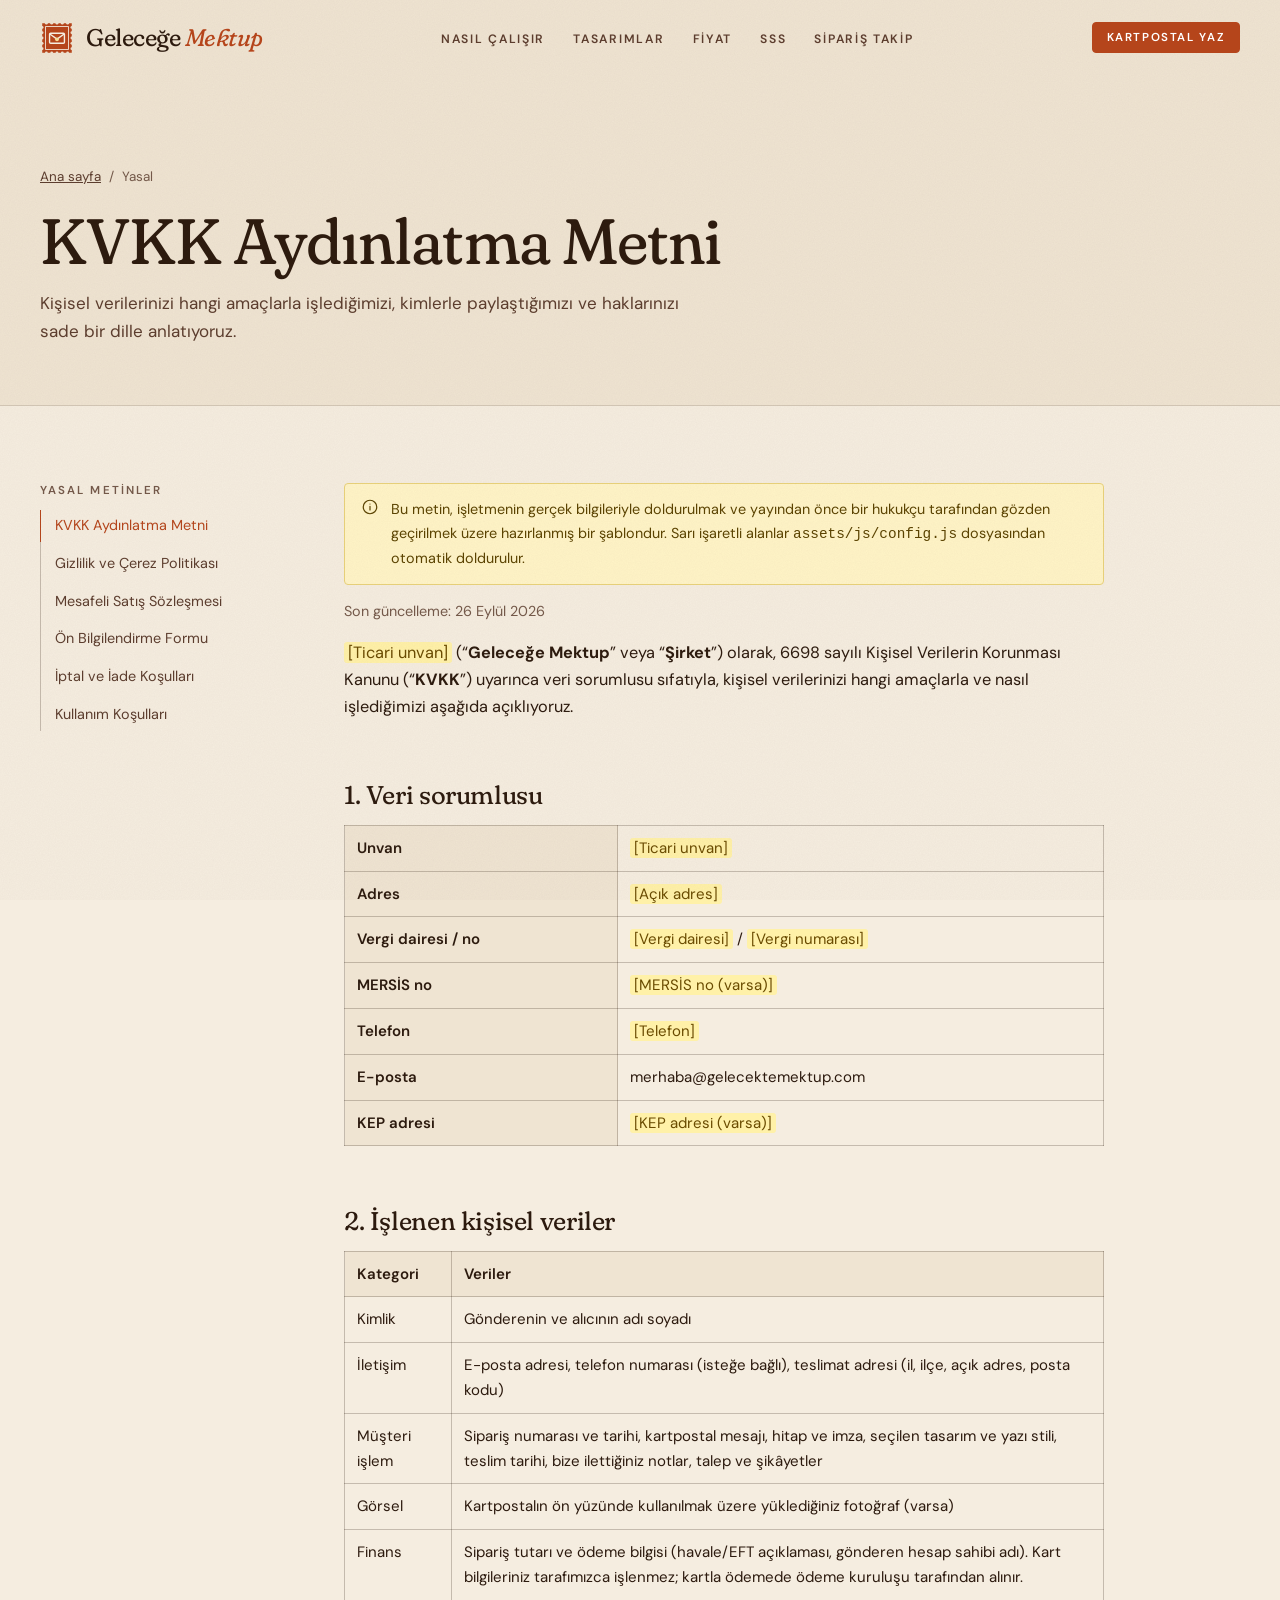
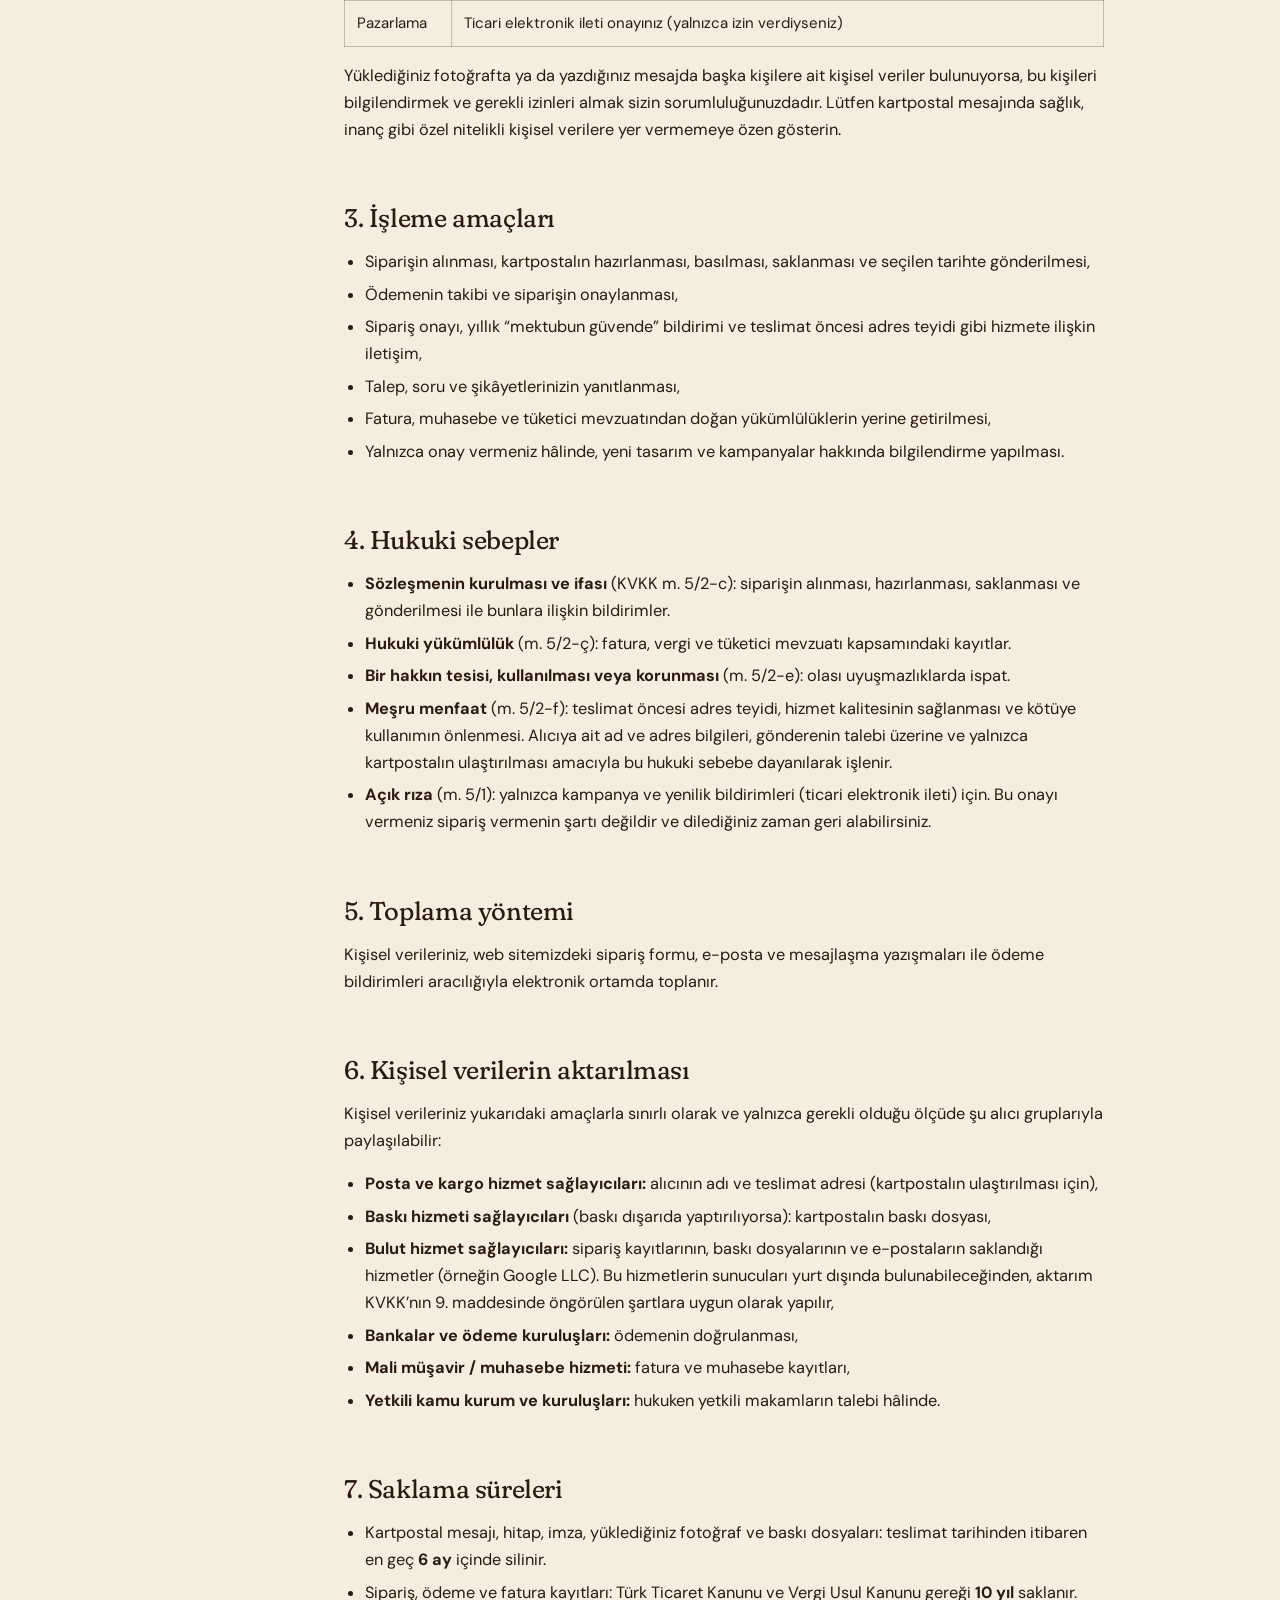
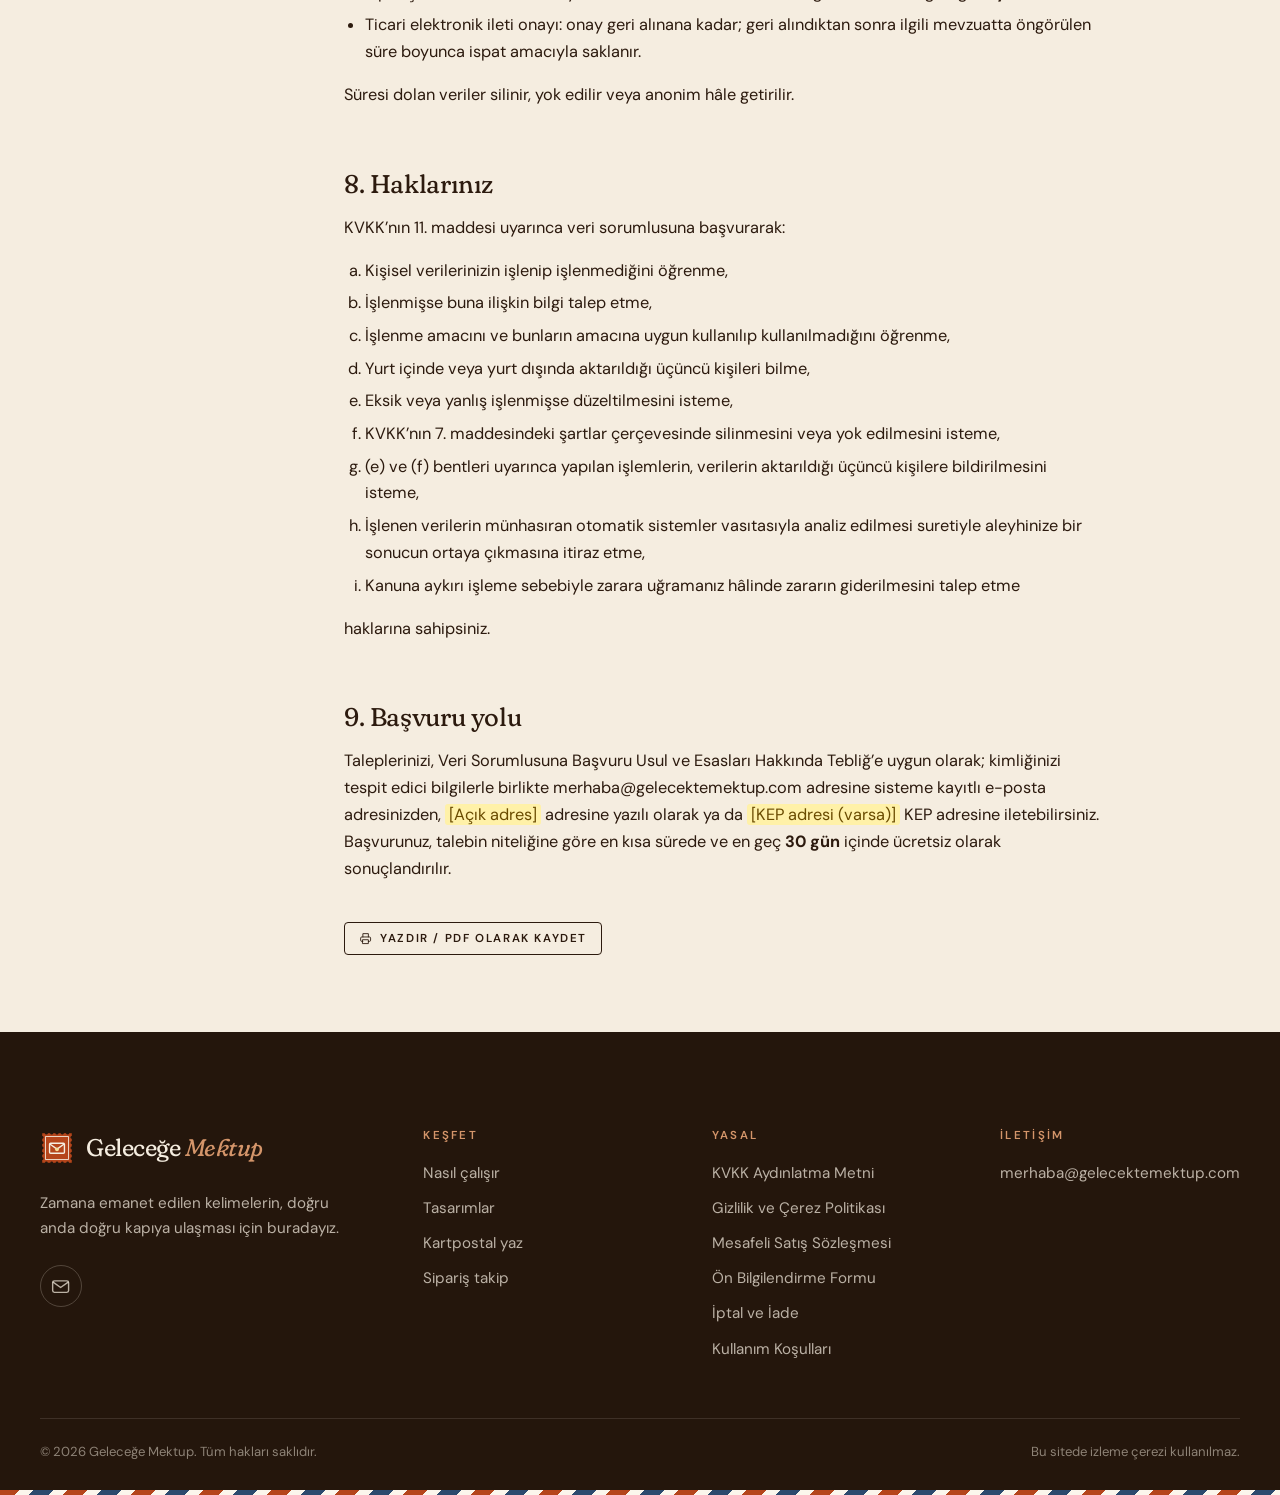
<file: kvkk.html>
<!doctype html>
<html lang="tr" class="no-js">
<head>
<meta charset="utf-8">
<meta name="viewport" content="width=device-width, initial-scale=1, viewport-fit=cover">
<title>KVKK Aydınlatma Metni · Geleceğe Mektup</title>
<meta name="description" content="Geleceğe Mektup KVKK aydınlatma metni: işlenen kişisel veriler, amaçlar, aktarım, saklama süreleri ve haklarınız.">
<meta name="theme-color" content="#f5ede0">
<link rel="icon" href="assets/img/favicon.svg" type="image/svg+xml">
<link rel="icon" href="assets/img/favicon-32.png" sizes="32x32" type="image/png">
<link rel="apple-touch-icon" href="assets/img/apple-touch-icon.png">
<link rel="preload" href="assets/fonts/fraunces-normal.woff2" as="font" type="font/woff2" crossorigin>
<link rel="preload" href="assets/fonts/dmsans.woff2" as="font" type="font/woff2" crossorigin>
<link rel="stylesheet" href="assets/css/main.css">
<script>document.documentElement.className = document.documentElement.className.replace('no-js', 'js');</script>
<script src="assets/js/config.js" defer></script>
<script src="assets/js/core.js" defer></script>
</head>
<body>
<a class="skip" href="#icerik">İçeriğe geç</a>
<div class="scroll-progress" aria-hidden="true"></div>
<svg width="0" height="0" style="position:absolute" aria-hidden="true" focusable="false">
  <defs><mask id="logoMask"><rect x="4" y="4" width="56" height="56" fill="#fff"/><g fill="#000"><circle cx="4" cy="12" r="2.6"/><circle cx="4" cy="22" r="2.6"/><circle cx="4" cy="32" r="2.6"/><circle cx="4" cy="42" r="2.6"/><circle cx="4" cy="52" r="2.6"/><circle cx="60" cy="12" r="2.6"/><circle cx="60" cy="22" r="2.6"/><circle cx="60" cy="32" r="2.6"/><circle cx="60" cy="42" r="2.6"/><circle cx="60" cy="52" r="2.6"/><circle cx="12" cy="4" r="2.6"/><circle cx="22" cy="4" r="2.6"/><circle cx="32" cy="4" r="2.6"/><circle cx="42" cy="4" r="2.6"/><circle cx="52" cy="4" r="2.6"/><circle cx="12" cy="60" r="2.6"/><circle cx="22" cy="60" r="2.6"/><circle cx="32" cy="60" r="2.6"/><circle cx="42" cy="60" r="2.6"/><circle cx="52" cy="60" r="2.6"/></g></mask></defs>
  <symbol id="logo" viewBox="0 0 64 64"><rect x="4" y="4" width="56" height="56" fill="#b5451b" mask="url(#logoMask)"/><rect x="10.5" y="10.5" width="43" height="43" fill="none" stroke="#f5ede0" stroke-width="1.6"/><rect x="18" y="23" width="28" height="19" rx="2" fill="none" stroke="#f5ede0" stroke-width="2.6"/><path d="M18.5 24.5L32 34l13.5-9.5" fill="none" stroke="#f5ede0" stroke-width="2.6" stroke-linejoin="round"/><circle cx="32" cy="34.5" r="3.6" fill="#f6dc97"/></symbol>
  <symbol id="i-arrow" viewBox="0 0 24 24"><path d="M4 12h15M13 6l6 6-6 6"/></symbol>
  <symbol id="i-mail" viewBox="0 0 24 24"><rect x="3" y="5.5" width="18" height="13" rx="2"/><path d="M3.5 7l8.5 6 8.5-6"/></symbol>
  <symbol id="i-whatsapp" viewBox="0 0 24 24"><path d="M4 20l1.2-3.8A8.3 8.3 0 1 1 8 19z"/><path d="M9.2 8.6c-.4.9-.3 2.3 1.2 3.9 1.6 1.7 3 2.1 4 1.8l.8-1.3-1.8-.9-.8.7c-.9-.4-1.7-1.2-2.1-2.1l.7-.8-.9-1.8z"/></symbol>
  <symbol id="i-instagram" viewBox="0 0 24 24"><rect x="3" y="3" width="18" height="18" rx="5"/><circle cx="12" cy="12" r="4"/><circle cx="17.3" cy="6.7" r=".6"/></symbol>
  <symbol id="i-info" viewBox="0 0 24 24"><circle cx="12" cy="12" r="9"/><path d="M12 11v5M12 8v.01"/></symbol>
  <symbol id="i-search" viewBox="0 0 24 24"><circle cx="11" cy="11" r="7"/><path d="M20 20l-4-4"/></symbol>
  <symbol id="i-check" viewBox="0 0 24 24"><path d="M5 12.5l4.5 4.5L19 7.5"/></symbol>
  <symbol id="i-print" viewBox="0 0 24 24"><path d="M7 9V3h10v6M7 17H5a2 2 0 0 1-2-2v-4a2 2 0 0 1 2-2h14a2 2 0 0 1 2 2v4a2 2 0 0 1-2 2h-2M7 14h10v7H7z"/></symbol>
</svg>
<header class="nav is-scrolled">
  <div class="wrap nav__inner">
    <a class="logo" href="./" aria-label="Geleceğe Mektup, ana sayfa"><svg aria-hidden="true"><use href="#logo"/></svg><span>Geleceğe <em>Mektup</em></span></a>
    <nav aria-label="Ana menü">
      <ul class="nav__links">
        <li><a href="./#nasil">Nasıl çalışır</a></li>
        <li><a href="./#tasarimlar">Tasarımlar</a></li>
        <li><a href="./#fiyat">Fiyat</a></li>
        <li><a href="./#sss">SSS</a></li>
        <li><a href="takip.html">Sipariş takip</a></li>
      </ul>
    </nav>
    <div class="nav__cta">
      <a class="btn btn--sm" href="./#atolye">Kartpostal yaz</a>
      <button class="nav__toggle" type="button" aria-controls="mobil-menu" aria-expanded="false" aria-label="Menüyü aç"><span></span><span></span><span></span></button>
    </div>
  </div>
</header>
<div class="mobile-menu" id="mobil-menu" hidden>
  <ul>
    <li><a href="./">Ana sayfa <small>01</small></a></li>
    <li><a href="./#tasarimlar">Tasarımlar <small>02</small></a></li>
    <li><a href="./#atolye">Atölye <small>03</small></a></li>
    <li><a href="./#fiyat">Fiyat <small>04</small></a></li>
    <li><a href="./#sss">SSS <small>05</small></a></li>
    <li><a href="takip.html">Sipariş takip <small>06</small></a></li>
  </ul>
  <div class="mobile-menu__foot"><a class="btn btn--block" href="./#atolye">Kartpostalını yaz <svg class="icon icon--arrow"><use href="#i-arrow"/></svg></a></div>
</div>

<main id="icerik">
  <section class="page-hero">
    <div class="wrap">
      <nav class="crumbs" aria-label="Sayfa konumu"><a href="./">Ana sayfa</a><span aria-hidden="true">/</span><span>Yasal</span></nav>
      <h1>KVKK Aydınlatma Metni</h1>
      <p>Kişisel verilerinizi hangi amaçlarla işlediğimizi, kimlerle paylaştığımızı ve haklarınızı sade bir dille anlatıyoruz.</p>
    </div>
  </section>
  <div class="wrap legal">
    <aside class="legal__toc" aria-label="Yasal metinler">
      <h2>Yasal metinler</h2>
      <ul><li><a href="kvkk.html" aria-current="page">KVKK Aydınlatma Metni</a></li><li><a href="gizlilik.html">Gizlilik ve Çerez Politikası</a></li><li><a href="mesafeli-satis-sozlesmesi.html">Mesafeli Satış Sözleşmesi</a></li><li><a href="on-bilgilendirme-formu.html">Ön Bilgilendirme Formu</a></li><li><a href="iptal-iade.html">İptal ve İade Koşulları</a></li><li><a href="kullanim-kosullari.html">Kullanım Koşulları</a></li></ul>
    </aside>
    <article class="prose">
      <div class="law-warning"><svg class="icon" aria-hidden="true"><use href="#i-info"/></svg><span>Bu metin, işletmenin gerçek bilgileriyle doldurulmak ve yayından önce bir hukukçu tarafından gözden geçirilmek üzere hazırlanmış bir şablondur. Sarı işaretli alanlar <code>assets/js/config.js</code> dosyasından otomatik doldurulur.</span></div>
      <p class="meta">Son güncelleme: 26 Eylül 2026</p>
      
<p><span data-config="company.legalName" data-placeholder="[Ticari unvan]">[Ticari unvan]</span> (“<strong>Geleceğe Mektup</strong>” veya “<strong>Şirket</strong>”) olarak, 6698 sayılı Kişisel Verilerin Korunması Kanunu (“<strong>KVKK</strong>”) uyarınca veri sorumlusu sıfatıyla, kişisel verilerinizi hangi amaçlarla ve nasıl işlediğimizi aşağıda açıklıyoruz.</p>

<h2 id="sorumlu">1. Veri sorumlusu</h2>
<table>
  <tbody>
    <tr><th scope="row">Unvan</th><td><span data-config="company.legalName" data-placeholder="[Ticari unvan]">[Ticari unvan]</span></td></tr>
    <tr><th scope="row">Adres</th><td><span data-config="company.address" data-placeholder="[Açık adres]">[Açık adres]</span></td></tr>
    <tr><th scope="row">Vergi dairesi / no</th><td><span data-config="company.taxOffice" data-placeholder="[Vergi dairesi]">[Vergi dairesi]</span> / <span data-config="company.taxNumber" data-placeholder="[Vergi numarası]">[Vergi numarası]</span></td></tr>
    <tr><th scope="row">MERSİS no</th><td><span data-config="company.mersis" data-placeholder="[MERSİS no (varsa)]">[MERSİS no (varsa)]</span></td></tr>
    <tr><th scope="row">Telefon</th><td><span data-config="company.phone" data-placeholder="[Telefon]">[Telefon]</span></td></tr>
    <tr><th scope="row">E-posta</th><td><span data-config="contact.email" data-placeholder="[E-posta]">[E-posta]</span></td></tr>
    <tr><th scope="row">KEP adresi</th><td><span data-config="company.kep" data-placeholder="[KEP adresi (varsa)]">[KEP adresi (varsa)]</span></td></tr>
  </tbody>
</table>

<h2 id="veriler">2. İşlenen kişisel veriler</h2>
<table>
  <thead><tr><th scope="col">Kategori</th><th scope="col">Veriler</th></tr></thead>
  <tbody>
    <tr><td>Kimlik</td><td>Gönderenin ve alıcının adı soyadı</td></tr>
    <tr><td>İletişim</td><td>E-posta adresi, telefon numarası (isteğe bağlı), teslimat adresi (il, ilçe, açık adres, posta kodu)</td></tr>
    <tr><td>Müşteri işlem</td><td>Sipariş numarası ve tarihi, kartpostal mesajı, hitap ve imza, seçilen tasarım ve yazı stili, teslim tarihi, bize ilettiğiniz notlar, talep ve şikâyetler</td></tr>
    <tr><td>Görsel</td><td>Kartpostalın ön yüzünde kullanılmak üzere yüklediğiniz fotoğraf (varsa)</td></tr>
    <tr><td>Finans</td><td>Sipariş tutarı ve ödeme bilgisi (havale/EFT açıklaması, gönderen hesap sahibi adı). Kart bilgileriniz tarafımızca işlenmez; kartla ödemede ödeme kuruluşu tarafından alınır.</td></tr>
    <tr><td>Pazarlama</td><td>Ticari elektronik ileti onayınız (yalnızca izin verdiyseniz)</td></tr>
  </tbody>
</table>
<p>Yüklediğiniz fotoğrafta ya da yazdığınız mesajda başka kişilere ait kişisel veriler bulunuyorsa, bu kişileri bilgilendirmek ve gerekli izinleri almak sizin sorumluluğunuzdadır. Lütfen kartpostal mesajında sağlık, inanç gibi özel nitelikli kişisel verilere yer vermemeye özen gösterin.</p>

<h2 id="amac">3. İşleme amaçları</h2>
<ul>
  <li>Siparişin alınması, kartpostalın hazırlanması, basılması, saklanması ve seçilen tarihte gönderilmesi,</li>
  <li>Ödemenin takibi ve siparişin onaylanması,</li>
  <li>Sipariş onayı, yıllık “mektubun güvende” bildirimi ve teslimat öncesi adres teyidi gibi hizmete ilişkin iletişim,</li>
  <li>Talep, soru ve şikâyetlerinizin yanıtlanması,</li>
  <li>Fatura, muhasebe ve tüketici mevzuatından doğan yükümlülüklerin yerine getirilmesi,</li>
  <li>Yalnızca onay vermeniz hâlinde, yeni tasarım ve kampanyalar hakkında bilgilendirme yapılması.</li>
</ul>

<h2 id="hukuki-sebep">4. Hukuki sebepler</h2>
<ul>
  <li><strong>Sözleşmenin kurulması ve ifası</strong> (KVKK m. 5/2-c): siparişin alınması, hazırlanması, saklanması ve gönderilmesi ile bunlara ilişkin bildirimler.</li>
  <li><strong>Hukuki yükümlülük</strong> (m. 5/2-ç): fatura, vergi ve tüketici mevzuatı kapsamındaki kayıtlar.</li>
  <li><strong>Bir hakkın tesisi, kullanılması veya korunması</strong> (m. 5/2-e): olası uyuşmazlıklarda ispat.</li>
  <li><strong>Meşru menfaat</strong> (m. 5/2-f): teslimat öncesi adres teyidi, hizmet kalitesinin sağlanması ve kötüye kullanımın önlenmesi. Alıcıya ait ad ve adres bilgileri, gönderenin talebi üzerine ve yalnızca kartpostalın ulaştırılması amacıyla bu hukuki sebebe dayanılarak işlenir.</li>
  <li><strong>Açık rıza</strong> (m. 5/1): yalnızca kampanya ve yenilik bildirimleri (ticari elektronik ileti) için. Bu onayı vermeniz sipariş vermenin şartı değildir ve dilediğiniz zaman geri alabilirsiniz.</li>
</ul>

<h2 id="yontem">5. Toplama yöntemi</h2>
<p>Kişisel verileriniz, web sitemizdeki sipariş formu, e-posta ve mesajlaşma yazışmaları ile ödeme bildirimleri aracılığıyla elektronik ortamda toplanır.</p>

<h2 id="aktarim">6. Kişisel verilerin aktarılması</h2>
<p>Kişisel verileriniz yukarıdaki amaçlarla sınırlı olarak ve yalnızca gerekli olduğu ölçüde şu alıcı gruplarıyla paylaşılabilir:</p>
<ul>
  <li><strong>Posta ve kargo hizmet sağlayıcıları:</strong> alıcının adı ve teslimat adresi (kartpostalın ulaştırılması için),</li>
  <li><strong>Baskı hizmeti sağlayıcıları</strong> (baskı dışarıda yaptırılıyorsa): kartpostalın baskı dosyası,</li>
  <li><strong>Bulut hizmet sağlayıcıları:</strong> sipariş kayıtlarının, baskı dosyalarının ve e-postaların saklandığı hizmetler (örneğin Google LLC). Bu hizmetlerin sunucuları yurt dışında bulunabileceğinden, aktarım KVKK’nın 9. maddesinde öngörülen şartlara uygun olarak yapılır,</li>
  <li><strong>Bankalar ve ödeme kuruluşları:</strong> ödemenin doğrulanması,</li>
  <li><strong>Mali müşavir / muhasebe hizmeti:</strong> fatura ve muhasebe kayıtları,</li>
  <li><strong>Yetkili kamu kurum ve kuruluşları:</strong> hukuken yetkili makamların talebi hâlinde.</li>
</ul>

<h2 id="saklama">7. Saklama süreleri</h2>
<ul>
  <li>Kartpostal mesajı, hitap, imza, yüklediğiniz fotoğraf ve baskı dosyaları: teslimat tarihinden itibaren en geç <strong>6 ay</strong> içinde silinir.</li>
  <li>Sipariş, ödeme ve fatura kayıtları: Türk Ticaret Kanunu ve Vergi Usul Kanunu gereği <strong>10 yıl</strong> saklanır.</li>
  <li>Ticari elektronik ileti onayı: onay geri alınana kadar; geri alındıktan sonra ilgili mevzuatta öngörülen süre boyunca ispat amacıyla saklanır.</li>
</ul>
<p>Süresi dolan veriler silinir, yok edilir veya anonim hâle getirilir.</p>

<h2 id="haklar">8. Haklarınız</h2>
<p>KVKK’nın 11. maddesi uyarınca veri sorumlusuna başvurarak:</p>
<ol type="a">
  <li>Kişisel verilerinizin işlenip işlenmediğini öğrenme,</li>
  <li>İşlenmişse buna ilişkin bilgi talep etme,</li>
  <li>İşlenme amacını ve bunların amacına uygun kullanılıp kullanılmadığını öğrenme,</li>
  <li>Yurt içinde veya yurt dışında aktarıldığı üçüncü kişileri bilme,</li>
  <li>Eksik veya yanlış işlenmişse düzeltilmesini isteme,</li>
  <li>KVKK’nın 7. maddesindeki şartlar çerçevesinde silinmesini veya yok edilmesini isteme,</li>
  <li>(e) ve (f) bentleri uyarınca yapılan işlemlerin, verilerin aktarıldığı üçüncü kişilere bildirilmesini isteme,</li>
  <li>İşlenen verilerin münhasıran otomatik sistemler vasıtasıyla analiz edilmesi suretiyle aleyhinize bir sonucun ortaya çıkmasına itiraz etme,</li>
  <li>Kanuna aykırı işleme sebebiyle zarara uğramanız hâlinde zararın giderilmesini talep etme</li>
</ol>
<p>haklarına sahipsiniz.</p>

<h2 id="basvuru">9. Başvuru yolu</h2>
<p>Taleplerinizi, Veri Sorumlusuna Başvuru Usul ve Esasları Hakkında Tebliğ’e uygun olarak; kimliğinizi tespit edici bilgilerle birlikte <span data-config="contact.email" data-placeholder="[E-posta]">[E-posta]</span> adresine sisteme kayıtlı e-posta adresinizden, <span data-config="company.address" data-placeholder="[Açık adres]">[Açık adres]</span> adresine yazılı olarak ya da <span data-config="company.kep" data-placeholder="[KEP adresi (varsa)]">[KEP adresi (varsa)]</span> KEP adresine iletebilirsiniz. Başvurunuz, talebin niteliğine göre en kısa sürede ve en geç <strong>30 gün</strong> içinde ücretsiz olarak sonuçlandırılır.</p>

      <p style="margin-top:2.4em"><button type="button" class="btn btn--ghost btn--sm" onclick="window.print()"><svg class="icon" aria-hidden="true"><use href="#i-print"/></svg>Yazdır / PDF olarak kaydet</button></p>
    </article>
  </div>
</main>
<footer class="footer" id="iletisim">
  <div class="wrap footer__grid">
    <div>
      <a class="logo" href="./"><svg aria-hidden="true"><use href="#logo"/></svg><span>Geleceğe <em>Mektup</em></span></a>
      <p class="footer__tag">Zamana emanet edilen kelimelerin, doğru anda doğru kapıya ulaşması için buradayız.</p>
      <div class="footer__social">
        <a data-contact="instagram" data-keep-text href="#" aria-label="Instagram"><svg class="icon" aria-hidden="true"><use href="#i-instagram"/></svg></a>
        <a data-contact="whatsapp" data-keep-text href="#" aria-label="WhatsApp"><svg class="icon" aria-hidden="true"><use href="#i-whatsapp"/></svg></a>
        <a data-contact="email" data-keep-text href="#" aria-label="E-posta"><svg class="icon" aria-hidden="true"><use href="#i-mail"/></svg></a>
      </div>
    </div>
    <div>
      <h2>Keşfet</h2>
      <ul>
        <li><a href="./#nasil">Nasıl çalışır</a></li>
        <li><a href="./#tasarimlar">Tasarımlar</a></li>
        <li><a href="./#atolye">Kartpostal yaz</a></li>
        <li><a href="takip.html">Sipariş takip</a></li>
      </ul>
    </div>
    <div>
      <h2>Yasal</h2>
      <ul>
        <li><a href="kvkk.html">KVKK Aydınlatma Metni</a></li>
        <li><a href="gizlilik.html">Gizlilik ve Çerez Politikası</a></li>
        <li><a href="mesafeli-satis-sozlesmesi.html">Mesafeli Satış Sözleşmesi</a></li>
        <li><a href="on-bilgilendirme-formu.html">Ön Bilgilendirme Formu</a></li>
        <li><a href="iptal-iade.html">İptal ve İade</a></li>
        <li><a href="kullanim-kosullari.html">Kullanım Koşulları</a></li>
      </ul>
    </div>
    <div>
      <h2>İletişim</h2>
      <ul>
        <li data-contact-item><a data-contact="email" href="#">E-posta</a></li>
        <li data-contact-item><a data-contact="phone" href="#">Telefon</a></li>
        <li data-contact-item><a data-contact="whatsapp" href="#">WhatsApp</a></li>
        <li data-contact-item><a data-contact="instagram" href="#">Instagram</a></li>
      </ul>
    </div>
  </div>
  <div class="wrap footer__bottom">
    <span>© <span data-year>2026</span> <span data-brand>Geleceğe Mektup</span>. Tüm hakları saklıdır.</span>
    <span>Bu sitede izleme çerezi kullanılmaz.</span>
  </div>
  <div class="footer__edge" aria-hidden="true"></div>
</footer>
</body>
</html>
</file>
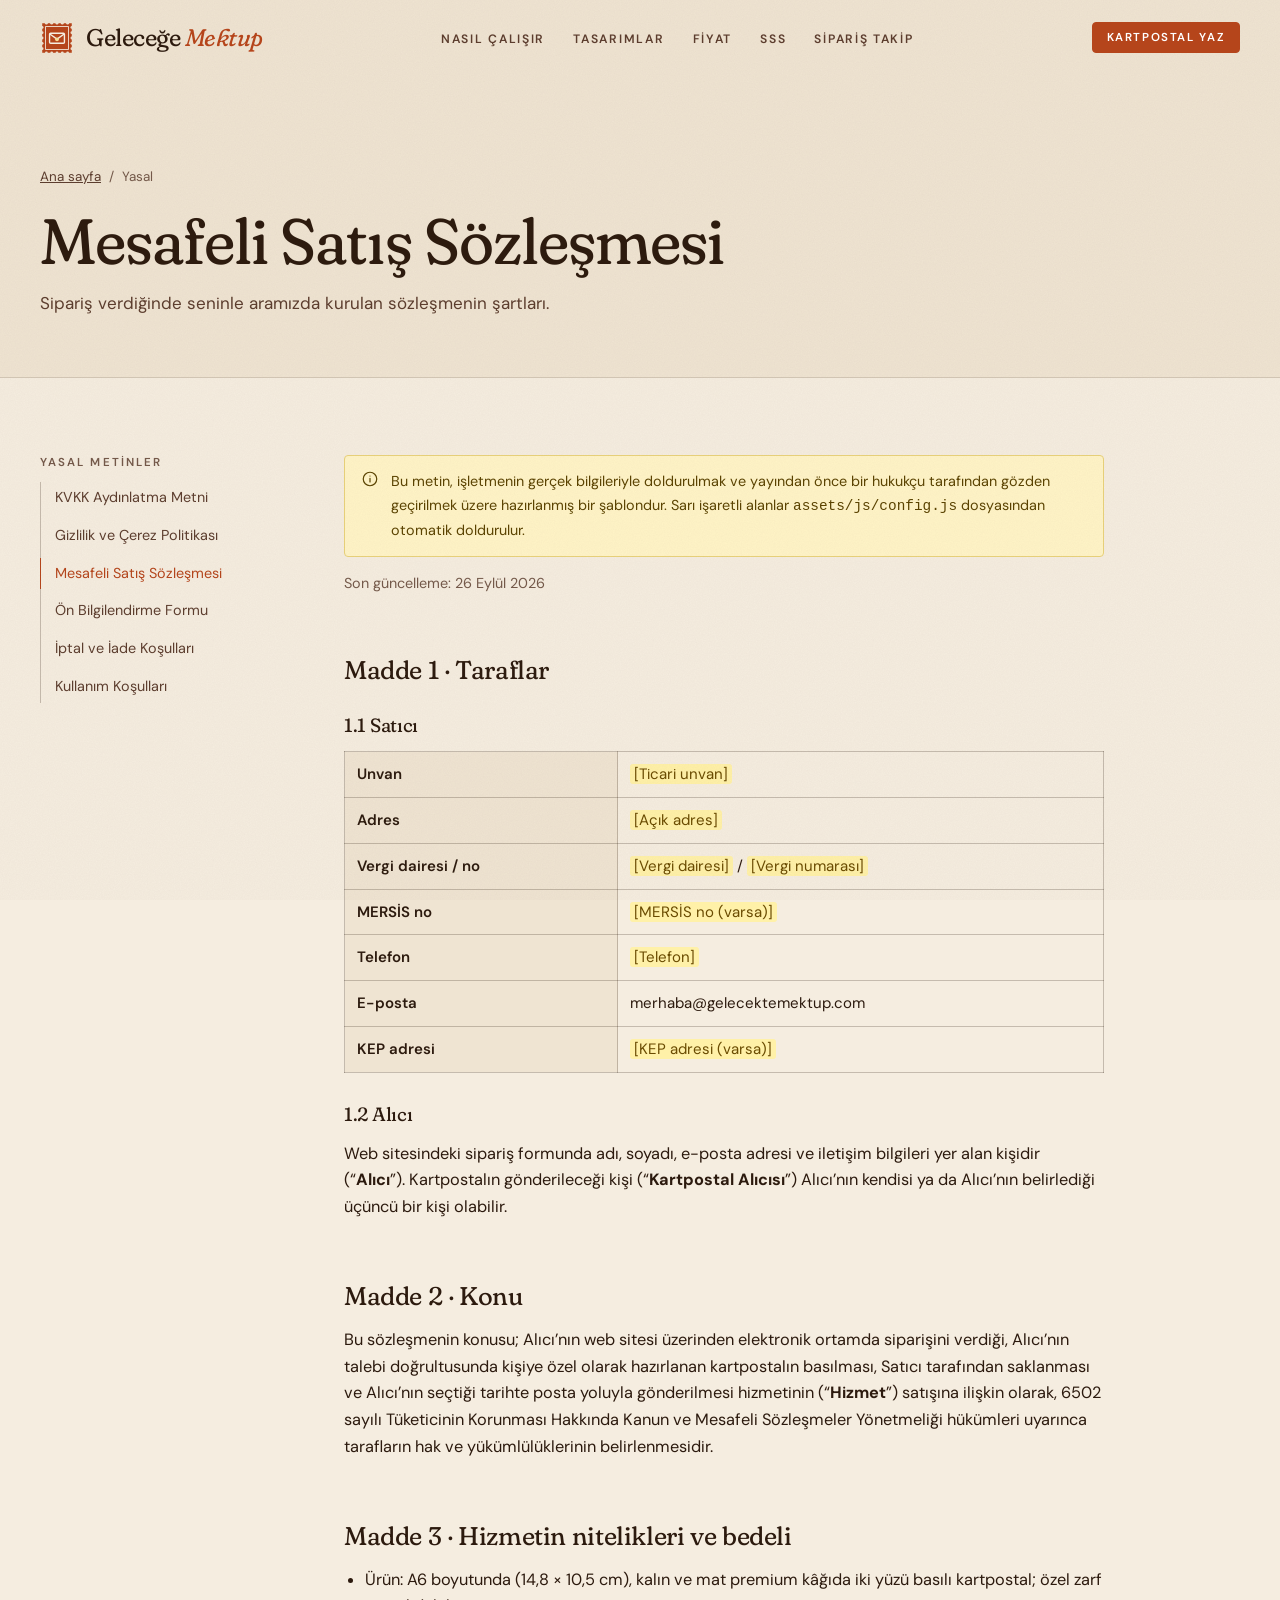
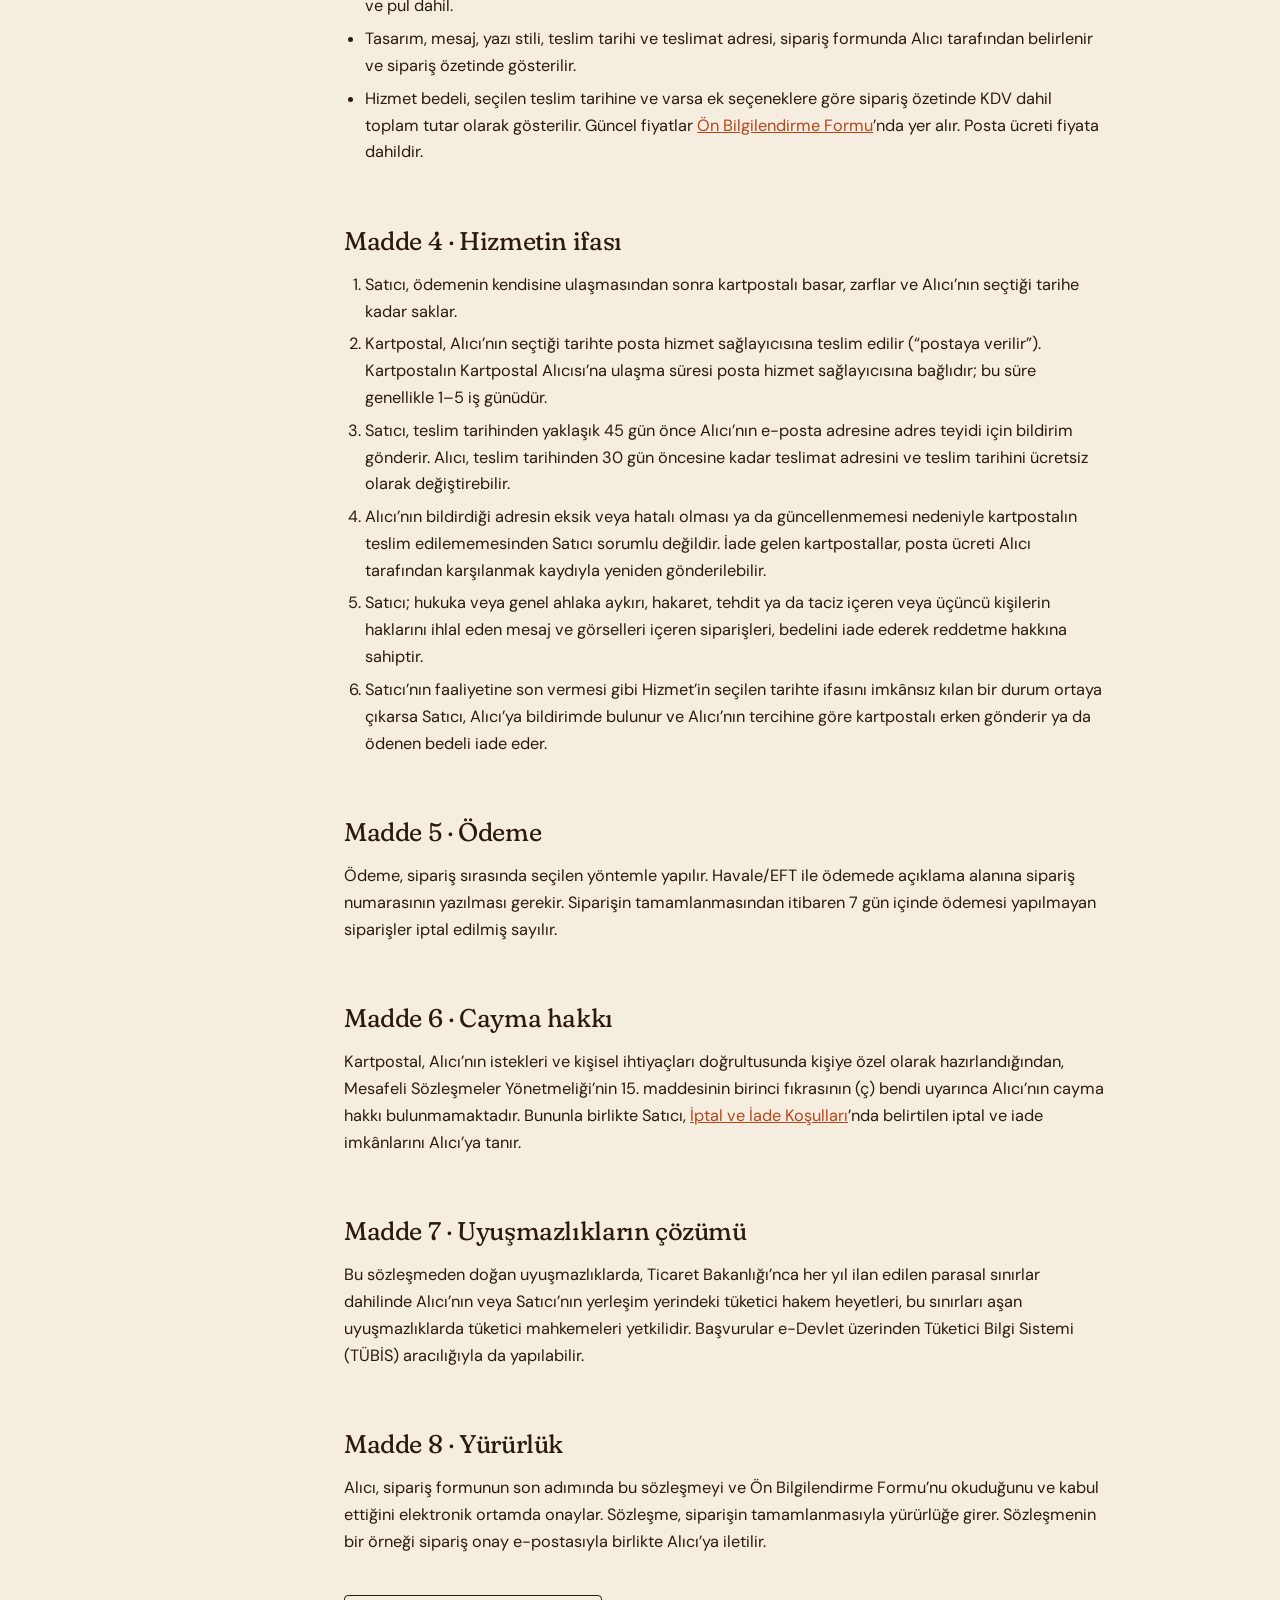
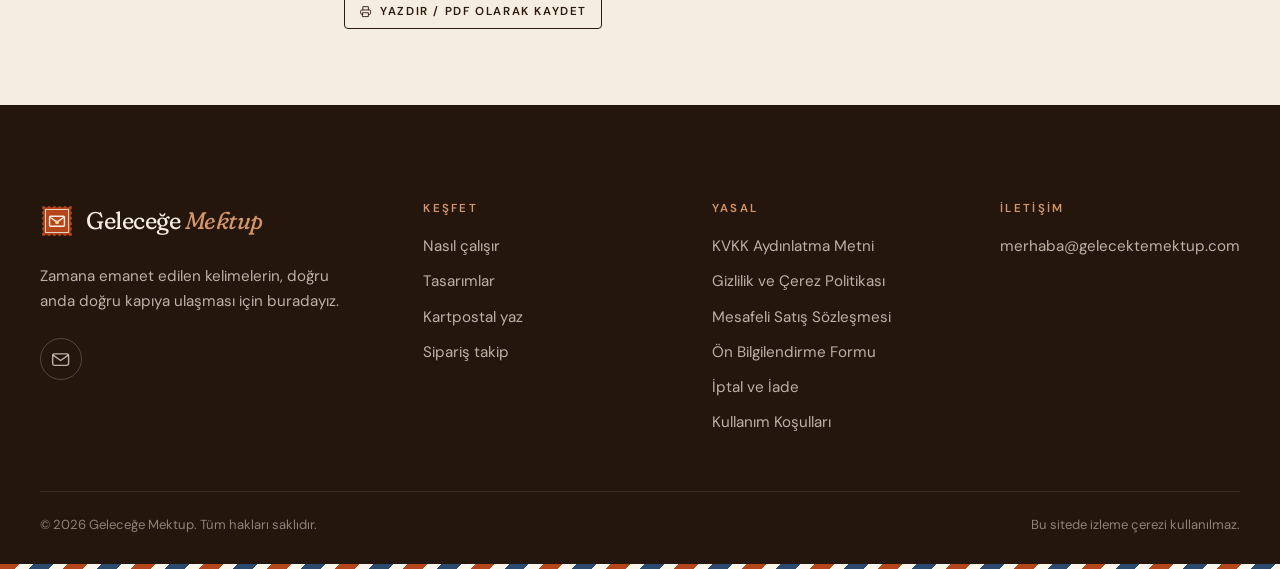
<file: mesafeli-satis-sozlesmesi.html>
<!doctype html>
<html lang="tr" class="no-js">
<head>
<meta charset="utf-8">
<meta name="viewport" content="width=device-width, initial-scale=1, viewport-fit=cover">
<title>Mesafeli Satış Sözleşmesi · Geleceğe Mektup</title>
<meta name="description" content="Geleceğe Mektup mesafeli satış sözleşmesi.">
<meta name="theme-color" content="#f5ede0">
<link rel="icon" href="assets/img/favicon.svg" type="image/svg+xml">
<link rel="icon" href="assets/img/favicon-32.png" sizes="32x32" type="image/png">
<link rel="apple-touch-icon" href="assets/img/apple-touch-icon.png">
<link rel="preload" href="assets/fonts/fraunces-normal.woff2" as="font" type="font/woff2" crossorigin>
<link rel="preload" href="assets/fonts/dmsans.woff2" as="font" type="font/woff2" crossorigin>
<link rel="stylesheet" href="assets/css/main.css">
<script>document.documentElement.className = document.documentElement.className.replace('no-js', 'js');</script>
<script src="assets/js/config.js" defer></script>
<script src="assets/js/core.js" defer></script>
</head>
<body>
<a class="skip" href="#icerik">İçeriğe geç</a>
<div class="scroll-progress" aria-hidden="true"></div>
<svg width="0" height="0" style="position:absolute" aria-hidden="true" focusable="false">
  <defs><mask id="logoMask"><rect x="4" y="4" width="56" height="56" fill="#fff"/><g fill="#000"><circle cx="4" cy="12" r="2.6"/><circle cx="4" cy="22" r="2.6"/><circle cx="4" cy="32" r="2.6"/><circle cx="4" cy="42" r="2.6"/><circle cx="4" cy="52" r="2.6"/><circle cx="60" cy="12" r="2.6"/><circle cx="60" cy="22" r="2.6"/><circle cx="60" cy="32" r="2.6"/><circle cx="60" cy="42" r="2.6"/><circle cx="60" cy="52" r="2.6"/><circle cx="12" cy="4" r="2.6"/><circle cx="22" cy="4" r="2.6"/><circle cx="32" cy="4" r="2.6"/><circle cx="42" cy="4" r="2.6"/><circle cx="52" cy="4" r="2.6"/><circle cx="12" cy="60" r="2.6"/><circle cx="22" cy="60" r="2.6"/><circle cx="32" cy="60" r="2.6"/><circle cx="42" cy="60" r="2.6"/><circle cx="52" cy="60" r="2.6"/></g></mask></defs>
  <symbol id="logo" viewBox="0 0 64 64"><rect x="4" y="4" width="56" height="56" fill="#b5451b" mask="url(#logoMask)"/><rect x="10.5" y="10.5" width="43" height="43" fill="none" stroke="#f5ede0" stroke-width="1.6"/><rect x="18" y="23" width="28" height="19" rx="2" fill="none" stroke="#f5ede0" stroke-width="2.6"/><path d="M18.5 24.5L32 34l13.5-9.5" fill="none" stroke="#f5ede0" stroke-width="2.6" stroke-linejoin="round"/><circle cx="32" cy="34.5" r="3.6" fill="#f6dc97"/></symbol>
  <symbol id="i-arrow" viewBox="0 0 24 24"><path d="M4 12h15M13 6l6 6-6 6"/></symbol>
  <symbol id="i-mail" viewBox="0 0 24 24"><rect x="3" y="5.5" width="18" height="13" rx="2"/><path d="M3.5 7l8.5 6 8.5-6"/></symbol>
  <symbol id="i-whatsapp" viewBox="0 0 24 24"><path d="M4 20l1.2-3.8A8.3 8.3 0 1 1 8 19z"/><path d="M9.2 8.6c-.4.9-.3 2.3 1.2 3.9 1.6 1.7 3 2.1 4 1.8l.8-1.3-1.8-.9-.8.7c-.9-.4-1.7-1.2-2.1-2.1l.7-.8-.9-1.8z"/></symbol>
  <symbol id="i-instagram" viewBox="0 0 24 24"><rect x="3" y="3" width="18" height="18" rx="5"/><circle cx="12" cy="12" r="4"/><circle cx="17.3" cy="6.7" r=".6"/></symbol>
  <symbol id="i-info" viewBox="0 0 24 24"><circle cx="12" cy="12" r="9"/><path d="M12 11v5M12 8v.01"/></symbol>
  <symbol id="i-search" viewBox="0 0 24 24"><circle cx="11" cy="11" r="7"/><path d="M20 20l-4-4"/></symbol>
  <symbol id="i-check" viewBox="0 0 24 24"><path d="M5 12.5l4.5 4.5L19 7.5"/></symbol>
  <symbol id="i-print" viewBox="0 0 24 24"><path d="M7 9V3h10v6M7 17H5a2 2 0 0 1-2-2v-4a2 2 0 0 1 2-2h14a2 2 0 0 1 2 2v4a2 2 0 0 1-2 2h-2M7 14h10v7H7z"/></symbol>
</svg>
<header class="nav is-scrolled">
  <div class="wrap nav__inner">
    <a class="logo" href="./" aria-label="Geleceğe Mektup, ana sayfa"><svg aria-hidden="true"><use href="#logo"/></svg><span>Geleceğe <em>Mektup</em></span></a>
    <nav aria-label="Ana menü">
      <ul class="nav__links">
        <li><a href="./#nasil">Nasıl çalışır</a></li>
        <li><a href="./#tasarimlar">Tasarımlar</a></li>
        <li><a href="./#fiyat">Fiyat</a></li>
        <li><a href="./#sss">SSS</a></li>
        <li><a href="takip.html">Sipariş takip</a></li>
      </ul>
    </nav>
    <div class="nav__cta">
      <a class="btn btn--sm" href="./#atolye">Kartpostal yaz</a>
      <button class="nav__toggle" type="button" aria-controls="mobil-menu" aria-expanded="false" aria-label="Menüyü aç"><span></span><span></span><span></span></button>
    </div>
  </div>
</header>
<div class="mobile-menu" id="mobil-menu" hidden>
  <ul>
    <li><a href="./">Ana sayfa <small>01</small></a></li>
    <li><a href="./#tasarimlar">Tasarımlar <small>02</small></a></li>
    <li><a href="./#atolye">Atölye <small>03</small></a></li>
    <li><a href="./#fiyat">Fiyat <small>04</small></a></li>
    <li><a href="./#sss">SSS <small>05</small></a></li>
    <li><a href="takip.html">Sipariş takip <small>06</small></a></li>
  </ul>
  <div class="mobile-menu__foot"><a class="btn btn--block" href="./#atolye">Kartpostalını yaz <svg class="icon icon--arrow"><use href="#i-arrow"/></svg></a></div>
</div>

<main id="icerik">
  <section class="page-hero">
    <div class="wrap">
      <nav class="crumbs" aria-label="Sayfa konumu"><a href="./">Ana sayfa</a><span aria-hidden="true">/</span><span>Yasal</span></nav>
      <h1>Mesafeli Satış Sözleşmesi</h1>
      <p>Sipariş verdiğinde seninle aramızda kurulan sözleşmenin şartları.</p>
    </div>
  </section>
  <div class="wrap legal">
    <aside class="legal__toc" aria-label="Yasal metinler">
      <h2>Yasal metinler</h2>
      <ul><li><a href="kvkk.html">KVKK Aydınlatma Metni</a></li><li><a href="gizlilik.html">Gizlilik ve Çerez Politikası</a></li><li><a href="mesafeli-satis-sozlesmesi.html" aria-current="page">Mesafeli Satış Sözleşmesi</a></li><li><a href="on-bilgilendirme-formu.html">Ön Bilgilendirme Formu</a></li><li><a href="iptal-iade.html">İptal ve İade Koşulları</a></li><li><a href="kullanim-kosullari.html">Kullanım Koşulları</a></li></ul>
    </aside>
    <article class="prose">
      <div class="law-warning"><svg class="icon" aria-hidden="true"><use href="#i-info"/></svg><span>Bu metin, işletmenin gerçek bilgileriyle doldurulmak ve yayından önce bir hukukçu tarafından gözden geçirilmek üzere hazırlanmış bir şablondur. Sarı işaretli alanlar <code>assets/js/config.js</code> dosyasından otomatik doldurulur.</span></div>
      <p class="meta">Son güncelleme: 26 Eylül 2026</p>
      
<h2 id="taraflar">Madde 1 · Taraflar</h2>
<h3>1.1 Satıcı</h3>
<table>
  <tbody>
    <tr><th scope="row">Unvan</th><td><span data-config="company.legalName" data-placeholder="[Ticari unvan]">[Ticari unvan]</span></td></tr>
    <tr><th scope="row">Adres</th><td><span data-config="company.address" data-placeholder="[Açık adres]">[Açık adres]</span></td></tr>
    <tr><th scope="row">Vergi dairesi / no</th><td><span data-config="company.taxOffice" data-placeholder="[Vergi dairesi]">[Vergi dairesi]</span> / <span data-config="company.taxNumber" data-placeholder="[Vergi numarası]">[Vergi numarası]</span></td></tr>
    <tr><th scope="row">MERSİS no</th><td><span data-config="company.mersis" data-placeholder="[MERSİS no (varsa)]">[MERSİS no (varsa)]</span></td></tr>
    <tr><th scope="row">Telefon</th><td><span data-config="company.phone" data-placeholder="[Telefon]">[Telefon]</span></td></tr>
    <tr><th scope="row">E-posta</th><td><span data-config="contact.email" data-placeholder="[E-posta]">[E-posta]</span></td></tr>
    <tr><th scope="row">KEP adresi</th><td><span data-config="company.kep" data-placeholder="[KEP adresi (varsa)]">[KEP adresi (varsa)]</span></td></tr>
  </tbody>
</table>
<h3>1.2 Alıcı</h3>
<p>Web sitesindeki sipariş formunda adı, soyadı, e-posta adresi ve iletişim bilgileri yer alan kişidir (“<strong>Alıcı</strong>”). Kartpostalın gönderileceği kişi (“<strong>Kartpostal Alıcısı</strong>”) Alıcı’nın kendisi ya da Alıcı’nın belirlediği üçüncü bir kişi olabilir.</p>

<h2 id="konu">Madde 2 · Konu</h2>
<p>Bu sözleşmenin konusu; Alıcı’nın web sitesi üzerinden elektronik ortamda siparişini verdiği, Alıcı’nın talebi doğrultusunda kişiye özel olarak hazırlanan kartpostalın basılması, Satıcı tarafından saklanması ve Alıcı’nın seçtiği tarihte posta yoluyla gönderilmesi hizmetinin (“<strong>Hizmet</strong>”) satışına ilişkin olarak, 6502 sayılı Tüketicinin Korunması Hakkında Kanun ve Mesafeli Sözleşmeler Yönetmeliği hükümleri uyarınca tarafların hak ve yükümlülüklerinin belirlenmesidir.</p>

<h2 id="hizmet">Madde 3 · Hizmetin nitelikleri ve bedeli</h2>
<ul>
  <li>Ürün: A6 boyutunda (14,8 × 10,5 cm), kalın ve mat premium kâğıda iki yüzü basılı kartpostal; özel zarf ve pul dahil.</li>
  <li>Tasarım, mesaj, yazı stili, teslim tarihi ve teslimat adresi, sipariş formunda Alıcı tarafından belirlenir ve sipariş özetinde gösterilir.</li>
  <li>Hizmet bedeli, seçilen teslim tarihine ve varsa ek seçeneklere göre sipariş özetinde KDV dahil toplam tutar olarak gösterilir. Güncel fiyatlar <a href="on-bilgilendirme-formu.html">Ön Bilgilendirme Formu</a>’nda yer alır. Posta ücreti fiyata dahildir.</li>
</ul>

<h2 id="ifa">Madde 4 · Hizmetin ifası</h2>
<ol>
  <li>Satıcı, ödemenin kendisine ulaşmasından sonra kartpostalı basar, zarflar ve Alıcı’nın seçtiği tarihe kadar saklar.</li>
  <li>Kartpostal, Alıcı’nın seçtiği tarihte posta hizmet sağlayıcısına teslim edilir (“postaya verilir”). Kartpostalın Kartpostal Alıcısı’na ulaşma süresi posta hizmet sağlayıcısına bağlıdır; bu süre genellikle 1–5 iş günüdür.</li>
  <li>Satıcı, teslim tarihinden yaklaşık 45 gün önce Alıcı’nın e-posta adresine adres teyidi için bildirim gönderir. Alıcı, teslim tarihinden 30 gün öncesine kadar teslimat adresini ve teslim tarihini ücretsiz olarak değiştirebilir.</li>
  <li>Alıcı’nın bildirdiği adresin eksik veya hatalı olması ya da güncellenmemesi nedeniyle kartpostalın teslim edilememesinden Satıcı sorumlu değildir. İade gelen kartpostallar, posta ücreti Alıcı tarafından karşılanmak kaydıyla yeniden gönderilebilir.</li>
  <li>Satıcı; hukuka veya genel ahlaka aykırı, hakaret, tehdit ya da taciz içeren veya üçüncü kişilerin haklarını ihlal eden mesaj ve görselleri içeren siparişleri, bedelini iade ederek reddetme hakkına sahiptir.</li>
  <li>Satıcı’nın faaliyetine son vermesi gibi Hizmet’in seçilen tarihte ifasını imkânsız kılan bir durum ortaya çıkarsa Satıcı, Alıcı’ya bildirimde bulunur ve Alıcı’nın tercihine göre kartpostalı erken gönderir ya da ödenen bedeli iade eder.</li>
</ol>

<h2 id="odeme">Madde 5 · Ödeme</h2>
<p>Ödeme, sipariş sırasında seçilen yöntemle yapılır. Havale/EFT ile ödemede açıklama alanına sipariş numarasının yazılması gerekir. Siparişin tamamlanmasından itibaren 7 gün içinde ödemesi yapılmayan siparişler iptal edilmiş sayılır.</p>

<h2 id="cayma">Madde 6 · Cayma hakkı</h2>
<p>Kartpostal, Alıcı’nın istekleri ve kişisel ihtiyaçları doğrultusunda kişiye özel olarak hazırlandığından, Mesafeli Sözleşmeler Yönetmeliği’nin 15. maddesinin birinci fıkrasının (ç) bendi uyarınca Alıcı’nın cayma hakkı bulunmamaktadır. Bununla birlikte Satıcı, <a href="iptal-iade.html">İptal ve İade Koşulları</a>’nda belirtilen iptal ve iade imkânlarını Alıcı’ya tanır.</p>

<h2 id="uyusmazlik">Madde 7 · Uyuşmazlıkların çözümü</h2>
<p>Bu sözleşmeden doğan uyuşmazlıklarda, Ticaret Bakanlığı’nca her yıl ilan edilen parasal sınırlar dahilinde Alıcı’nın veya Satıcı’nın yerleşim yerindeki tüketici hakem heyetleri, bu sınırları aşan uyuşmazlıklarda tüketici mahkemeleri yetkilidir. Başvurular e-Devlet üzerinden Tüketici Bilgi Sistemi (TÜBİS) aracılığıyla da yapılabilir.</p>

<h2 id="yururluk">Madde 8 · Yürürlük</h2>
<p>Alıcı, sipariş formunun son adımında bu sözleşmeyi ve Ön Bilgilendirme Formu’nu okuduğunu ve kabul ettiğini elektronik ortamda onaylar. Sözleşme, siparişin tamamlanmasıyla yürürlüğe girer. Sözleşmenin bir örneği sipariş onay e-postasıyla birlikte Alıcı’ya iletilir.</p>

      <p style="margin-top:2.4em"><button type="button" class="btn btn--ghost btn--sm" onclick="window.print()"><svg class="icon" aria-hidden="true"><use href="#i-print"/></svg>Yazdır / PDF olarak kaydet</button></p>
    </article>
  </div>
</main>
<footer class="footer" id="iletisim">
  <div class="wrap footer__grid">
    <div>
      <a class="logo" href="./"><svg aria-hidden="true"><use href="#logo"/></svg><span>Geleceğe <em>Mektup</em></span></a>
      <p class="footer__tag">Zamana emanet edilen kelimelerin, doğru anda doğru kapıya ulaşması için buradayız.</p>
      <div class="footer__social">
        <a data-contact="instagram" data-keep-text href="#" aria-label="Instagram"><svg class="icon" aria-hidden="true"><use href="#i-instagram"/></svg></a>
        <a data-contact="whatsapp" data-keep-text href="#" aria-label="WhatsApp"><svg class="icon" aria-hidden="true"><use href="#i-whatsapp"/></svg></a>
        <a data-contact="email" data-keep-text href="#" aria-label="E-posta"><svg class="icon" aria-hidden="true"><use href="#i-mail"/></svg></a>
      </div>
    </div>
    <div>
      <h2>Keşfet</h2>
      <ul>
        <li><a href="./#nasil">Nasıl çalışır</a></li>
        <li><a href="./#tasarimlar">Tasarımlar</a></li>
        <li><a href="./#atolye">Kartpostal yaz</a></li>
        <li><a href="takip.html">Sipariş takip</a></li>
      </ul>
    </div>
    <div>
      <h2>Yasal</h2>
      <ul>
        <li><a href="kvkk.html">KVKK Aydınlatma Metni</a></li>
        <li><a href="gizlilik.html">Gizlilik ve Çerez Politikası</a></li>
        <li><a href="mesafeli-satis-sozlesmesi.html">Mesafeli Satış Sözleşmesi</a></li>
        <li><a href="on-bilgilendirme-formu.html">Ön Bilgilendirme Formu</a></li>
        <li><a href="iptal-iade.html">İptal ve İade</a></li>
        <li><a href="kullanim-kosullari.html">Kullanım Koşulları</a></li>
      </ul>
    </div>
    <div>
      <h2>İletişim</h2>
      <ul>
        <li data-contact-item><a data-contact="email" href="#">E-posta</a></li>
        <li data-contact-item><a data-contact="phone" href="#">Telefon</a></li>
        <li data-contact-item><a data-contact="whatsapp" href="#">WhatsApp</a></li>
        <li data-contact-item><a data-contact="instagram" href="#">Instagram</a></li>
      </ul>
    </div>
  </div>
  <div class="wrap footer__bottom">
    <span>© <span data-year>2026</span> <span data-brand>Geleceğe Mektup</span>. Tüm hakları saklıdır.</span>
    <span>Bu sitede izleme çerezi kullanılmaz.</span>
  </div>
  <div class="footer__edge" aria-hidden="true"></div>
</footer>
</body>
</html>
</file>
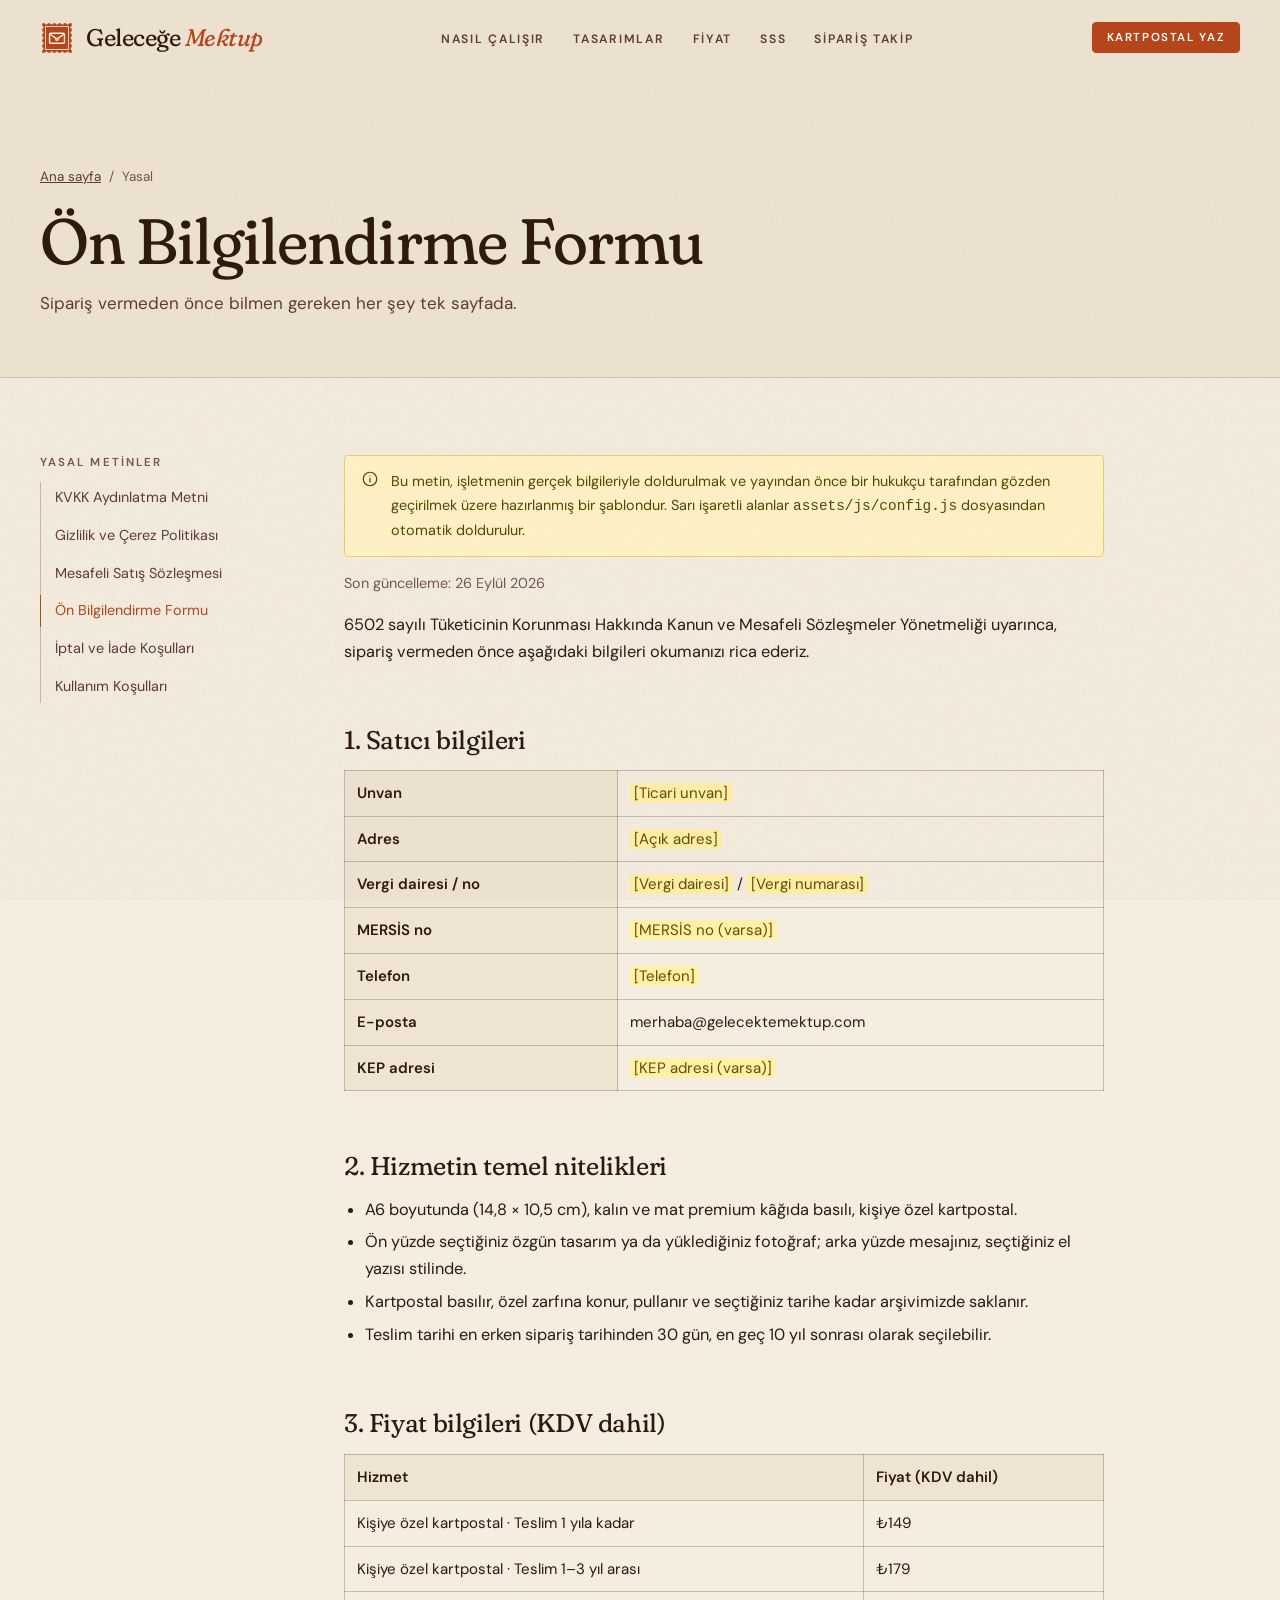
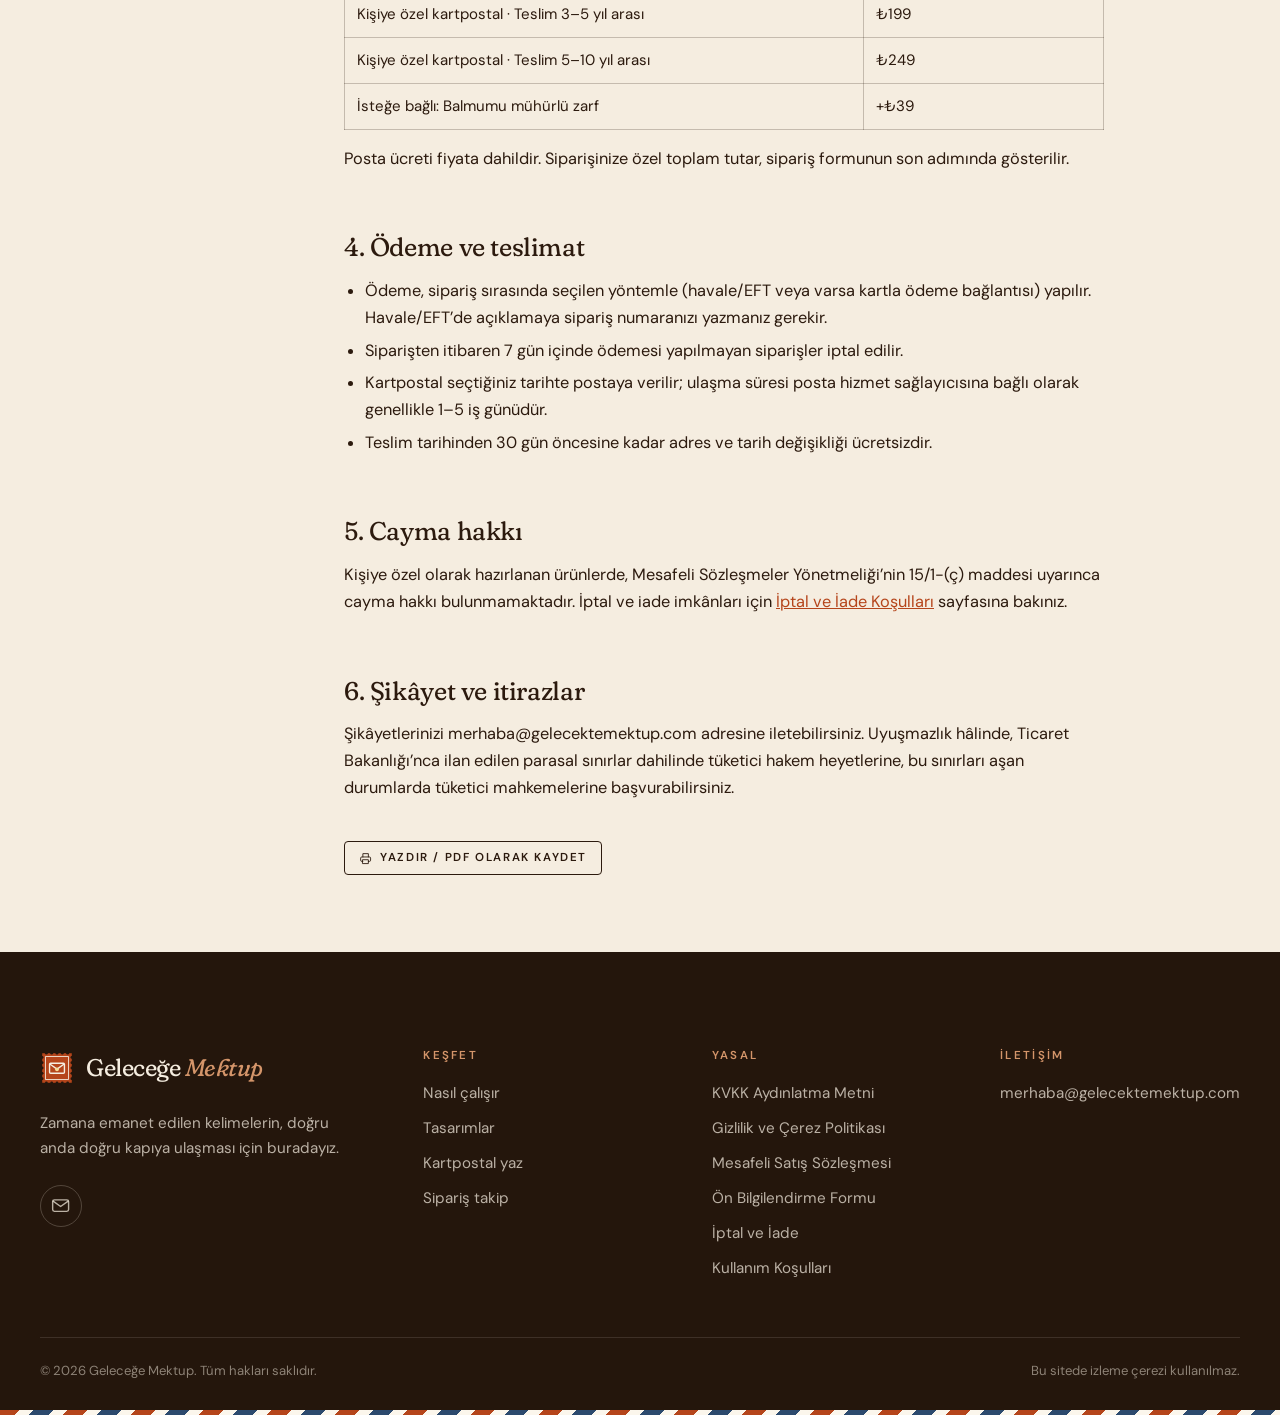
<file: on-bilgilendirme-formu.html>
<!doctype html>
<html lang="tr" class="no-js">
<head>
<meta charset="utf-8">
<meta name="viewport" content="width=device-width, initial-scale=1, viewport-fit=cover">
<title>Ön Bilgilendirme Formu · Geleceğe Mektup</title>
<meta name="description" content="Geleceğe Mektup ön bilgilendirme formu: satıcı bilgileri, hizmet nitelikleri, fiyatlar, ödeme ve teslimat.">
<meta name="theme-color" content="#f5ede0">
<link rel="icon" href="assets/img/favicon.svg" type="image/svg+xml">
<link rel="icon" href="assets/img/favicon-32.png" sizes="32x32" type="image/png">
<link rel="apple-touch-icon" href="assets/img/apple-touch-icon.png">
<link rel="preload" href="assets/fonts/fraunces-normal.woff2" as="font" type="font/woff2" crossorigin>
<link rel="preload" href="assets/fonts/dmsans.woff2" as="font" type="font/woff2" crossorigin>
<link rel="stylesheet" href="assets/css/main.css">
<script>document.documentElement.className = document.documentElement.className.replace('no-js', 'js');</script>
<script src="assets/js/config.js" defer></script>
<script src="assets/js/core.js" defer></script>
<script src="assets/js/legal.js" defer></script>
</head>
<body>
<a class="skip" href="#icerik">İçeriğe geç</a>
<div class="scroll-progress" aria-hidden="true"></div>
<svg width="0" height="0" style="position:absolute" aria-hidden="true" focusable="false">
  <defs><mask id="logoMask"><rect x="4" y="4" width="56" height="56" fill="#fff"/><g fill="#000"><circle cx="4" cy="12" r="2.6"/><circle cx="4" cy="22" r="2.6"/><circle cx="4" cy="32" r="2.6"/><circle cx="4" cy="42" r="2.6"/><circle cx="4" cy="52" r="2.6"/><circle cx="60" cy="12" r="2.6"/><circle cx="60" cy="22" r="2.6"/><circle cx="60" cy="32" r="2.6"/><circle cx="60" cy="42" r="2.6"/><circle cx="60" cy="52" r="2.6"/><circle cx="12" cy="4" r="2.6"/><circle cx="22" cy="4" r="2.6"/><circle cx="32" cy="4" r="2.6"/><circle cx="42" cy="4" r="2.6"/><circle cx="52" cy="4" r="2.6"/><circle cx="12" cy="60" r="2.6"/><circle cx="22" cy="60" r="2.6"/><circle cx="32" cy="60" r="2.6"/><circle cx="42" cy="60" r="2.6"/><circle cx="52" cy="60" r="2.6"/></g></mask></defs>
  <symbol id="logo" viewBox="0 0 64 64"><rect x="4" y="4" width="56" height="56" fill="#b5451b" mask="url(#logoMask)"/><rect x="10.5" y="10.5" width="43" height="43" fill="none" stroke="#f5ede0" stroke-width="1.6"/><rect x="18" y="23" width="28" height="19" rx="2" fill="none" stroke="#f5ede0" stroke-width="2.6"/><path d="M18.5 24.5L32 34l13.5-9.5" fill="none" stroke="#f5ede0" stroke-width="2.6" stroke-linejoin="round"/><circle cx="32" cy="34.5" r="3.6" fill="#f6dc97"/></symbol>
  <symbol id="i-arrow" viewBox="0 0 24 24"><path d="M4 12h15M13 6l6 6-6 6"/></symbol>
  <symbol id="i-mail" viewBox="0 0 24 24"><rect x="3" y="5.5" width="18" height="13" rx="2"/><path d="M3.5 7l8.5 6 8.5-6"/></symbol>
  <symbol id="i-whatsapp" viewBox="0 0 24 24"><path d="M4 20l1.2-3.8A8.3 8.3 0 1 1 8 19z"/><path d="M9.2 8.6c-.4.9-.3 2.3 1.2 3.9 1.6 1.7 3 2.1 4 1.8l.8-1.3-1.8-.9-.8.7c-.9-.4-1.7-1.2-2.1-2.1l.7-.8-.9-1.8z"/></symbol>
  <symbol id="i-instagram" viewBox="0 0 24 24"><rect x="3" y="3" width="18" height="18" rx="5"/><circle cx="12" cy="12" r="4"/><circle cx="17.3" cy="6.7" r=".6"/></symbol>
  <symbol id="i-info" viewBox="0 0 24 24"><circle cx="12" cy="12" r="9"/><path d="M12 11v5M12 8v.01"/></symbol>
  <symbol id="i-search" viewBox="0 0 24 24"><circle cx="11" cy="11" r="7"/><path d="M20 20l-4-4"/></symbol>
  <symbol id="i-check" viewBox="0 0 24 24"><path d="M5 12.5l4.5 4.5L19 7.5"/></symbol>
  <symbol id="i-print" viewBox="0 0 24 24"><path d="M7 9V3h10v6M7 17H5a2 2 0 0 1-2-2v-4a2 2 0 0 1 2-2h14a2 2 0 0 1 2 2v4a2 2 0 0 1-2 2h-2M7 14h10v7H7z"/></symbol>
</svg>
<header class="nav is-scrolled">
  <div class="wrap nav__inner">
    <a class="logo" href="./" aria-label="Geleceğe Mektup, ana sayfa"><svg aria-hidden="true"><use href="#logo"/></svg><span>Geleceğe <em>Mektup</em></span></a>
    <nav aria-label="Ana menü">
      <ul class="nav__links">
        <li><a href="./#nasil">Nasıl çalışır</a></li>
        <li><a href="./#tasarimlar">Tasarımlar</a></li>
        <li><a href="./#fiyat">Fiyat</a></li>
        <li><a href="./#sss">SSS</a></li>
        <li><a href="takip.html">Sipariş takip</a></li>
      </ul>
    </nav>
    <div class="nav__cta">
      <a class="btn btn--sm" href="./#atolye">Kartpostal yaz</a>
      <button class="nav__toggle" type="button" aria-controls="mobil-menu" aria-expanded="false" aria-label="Menüyü aç"><span></span><span></span><span></span></button>
    </div>
  </div>
</header>
<div class="mobile-menu" id="mobil-menu" hidden>
  <ul>
    <li><a href="./">Ana sayfa <small>01</small></a></li>
    <li><a href="./#tasarimlar">Tasarımlar <small>02</small></a></li>
    <li><a href="./#atolye">Atölye <small>03</small></a></li>
    <li><a href="./#fiyat">Fiyat <small>04</small></a></li>
    <li><a href="./#sss">SSS <small>05</small></a></li>
    <li><a href="takip.html">Sipariş takip <small>06</small></a></li>
  </ul>
  <div class="mobile-menu__foot"><a class="btn btn--block" href="./#atolye">Kartpostalını yaz <svg class="icon icon--arrow"><use href="#i-arrow"/></svg></a></div>
</div>

<main id="icerik">
  <section class="page-hero">
    <div class="wrap">
      <nav class="crumbs" aria-label="Sayfa konumu"><a href="./">Ana sayfa</a><span aria-hidden="true">/</span><span>Yasal</span></nav>
      <h1>Ön Bilgilendirme Formu</h1>
      <p>Sipariş vermeden önce bilmen gereken her şey tek sayfada.</p>
    </div>
  </section>
  <div class="wrap legal">
    <aside class="legal__toc" aria-label="Yasal metinler">
      <h2>Yasal metinler</h2>
      <ul><li><a href="kvkk.html">KVKK Aydınlatma Metni</a></li><li><a href="gizlilik.html">Gizlilik ve Çerez Politikası</a></li><li><a href="mesafeli-satis-sozlesmesi.html">Mesafeli Satış Sözleşmesi</a></li><li><a href="on-bilgilendirme-formu.html" aria-current="page">Ön Bilgilendirme Formu</a></li><li><a href="iptal-iade.html">İptal ve İade Koşulları</a></li><li><a href="kullanim-kosullari.html">Kullanım Koşulları</a></li></ul>
    </aside>
    <article class="prose">
      <div class="law-warning"><svg class="icon" aria-hidden="true"><use href="#i-info"/></svg><span>Bu metin, işletmenin gerçek bilgileriyle doldurulmak ve yayından önce bir hukukçu tarafından gözden geçirilmek üzere hazırlanmış bir şablondur. Sarı işaretli alanlar <code>assets/js/config.js</code> dosyasından otomatik doldurulur.</span></div>
      <p class="meta">Son güncelleme: 26 Eylül 2026</p>
      
<p>6502 sayılı Tüketicinin Korunması Hakkında Kanun ve Mesafeli Sözleşmeler Yönetmeliği uyarınca, sipariş vermeden önce aşağıdaki bilgileri okumanızı rica ederiz.</p>

<h2 id="satici">1. Satıcı bilgileri</h2>
<table>
  <tbody>
    <tr><th scope="row">Unvan</th><td><span data-config="company.legalName" data-placeholder="[Ticari unvan]">[Ticari unvan]</span></td></tr>
    <tr><th scope="row">Adres</th><td><span data-config="company.address" data-placeholder="[Açık adres]">[Açık adres]</span></td></tr>
    <tr><th scope="row">Vergi dairesi / no</th><td><span data-config="company.taxOffice" data-placeholder="[Vergi dairesi]">[Vergi dairesi]</span> / <span data-config="company.taxNumber" data-placeholder="[Vergi numarası]">[Vergi numarası]</span></td></tr>
    <tr><th scope="row">MERSİS no</th><td><span data-config="company.mersis" data-placeholder="[MERSİS no (varsa)]">[MERSİS no (varsa)]</span></td></tr>
    <tr><th scope="row">Telefon</th><td><span data-config="company.phone" data-placeholder="[Telefon]">[Telefon]</span></td></tr>
    <tr><th scope="row">E-posta</th><td><span data-config="contact.email" data-placeholder="[E-posta]">[E-posta]</span></td></tr>
    <tr><th scope="row">KEP adresi</th><td><span data-config="company.kep" data-placeholder="[KEP adresi (varsa)]">[KEP adresi (varsa)]</span></td></tr>
  </tbody>
</table>

<h2 id="nitelik">2. Hizmetin temel nitelikleri</h2>
<ul>
  <li>A6 boyutunda (14,8 × 10,5 cm), kalın ve mat premium kâğıda basılı, kişiye özel kartpostal.</li>
  <li>Ön yüzde seçtiğiniz özgün tasarım ya da yüklediğiniz fotoğraf; arka yüzde mesajınız, seçtiğiniz el yazısı stilinde.</li>
  <li>Kartpostal basılır, özel zarfına konur, pullanır ve seçtiğiniz tarihe kadar arşivimizde saklanır.</li>
  <li>Teslim tarihi en erken sipariş tarihinden 30 gün, en geç 10 yıl sonrası olarak seçilebilir.</li>
</ul>

<h2 id="fiyat">3. Fiyat bilgileri (KDV dahil)</h2>
<div id="priceTable"><p>Fiyat tablosu yükleniyor…</p></div>
<p>Posta ücreti fiyata dahildir. Siparişinize özel toplam tutar, sipariş formunun son adımında gösterilir.</p>

<h2 id="odeme">4. Ödeme ve teslimat</h2>
<ul>
  <li>Ödeme, sipariş sırasında seçilen yöntemle (havale/EFT veya varsa kartla ödeme bağlantısı) yapılır. Havale/EFT’de açıklamaya sipariş numaranızı yazmanız gerekir.</li>
  <li>Siparişten itibaren 7 gün içinde ödemesi yapılmayan siparişler iptal edilir.</li>
  <li>Kartpostal seçtiğiniz tarihte postaya verilir; ulaşma süresi posta hizmet sağlayıcısına bağlı olarak genellikle 1–5 iş günüdür.</li>
  <li>Teslim tarihinden 30 gün öncesine kadar adres ve tarih değişikliği ücretsizdir.</li>
</ul>

<h2 id="cayma">5. Cayma hakkı</h2>
<p>Kişiye özel olarak hazırlanan ürünlerde, Mesafeli Sözleşmeler Yönetmeliği’nin 15/1-(ç) maddesi uyarınca cayma hakkı bulunmamaktadır. İptal ve iade imkânları için <a href="iptal-iade.html">İptal ve İade Koşulları</a> sayfasına bakınız.</p>

<h2 id="sikayet">6. Şikâyet ve itirazlar</h2>
<p>Şikâyetlerinizi <span data-config="contact.email" data-placeholder="[E-posta]">[E-posta]</span> adresine iletebilirsiniz. Uyuşmazlık hâlinde, Ticaret Bakanlığı’nca ilan edilen parasal sınırlar dahilinde tüketici hakem heyetlerine, bu sınırları aşan durumlarda tüketici mahkemelerine başvurabilirsiniz.</p>

      <p style="margin-top:2.4em"><button type="button" class="btn btn--ghost btn--sm" onclick="window.print()"><svg class="icon" aria-hidden="true"><use href="#i-print"/></svg>Yazdır / PDF olarak kaydet</button></p>
    </article>
  </div>
</main>
<footer class="footer" id="iletisim">
  <div class="wrap footer__grid">
    <div>
      <a class="logo" href="./"><svg aria-hidden="true"><use href="#logo"/></svg><span>Geleceğe <em>Mektup</em></span></a>
      <p class="footer__tag">Zamana emanet edilen kelimelerin, doğru anda doğru kapıya ulaşması için buradayız.</p>
      <div class="footer__social">
        <a data-contact="instagram" data-keep-text href="#" aria-label="Instagram"><svg class="icon" aria-hidden="true"><use href="#i-instagram"/></svg></a>
        <a data-contact="whatsapp" data-keep-text href="#" aria-label="WhatsApp"><svg class="icon" aria-hidden="true"><use href="#i-whatsapp"/></svg></a>
        <a data-contact="email" data-keep-text href="#" aria-label="E-posta"><svg class="icon" aria-hidden="true"><use href="#i-mail"/></svg></a>
      </div>
    </div>
    <div>
      <h2>Keşfet</h2>
      <ul>
        <li><a href="./#nasil">Nasıl çalışır</a></li>
        <li><a href="./#tasarimlar">Tasarımlar</a></li>
        <li><a href="./#atolye">Kartpostal yaz</a></li>
        <li><a href="takip.html">Sipariş takip</a></li>
      </ul>
    </div>
    <div>
      <h2>Yasal</h2>
      <ul>
        <li><a href="kvkk.html">KVKK Aydınlatma Metni</a></li>
        <li><a href="gizlilik.html">Gizlilik ve Çerez Politikası</a></li>
        <li><a href="mesafeli-satis-sozlesmesi.html">Mesafeli Satış Sözleşmesi</a></li>
        <li><a href="on-bilgilendirme-formu.html">Ön Bilgilendirme Formu</a></li>
        <li><a href="iptal-iade.html">İptal ve İade</a></li>
        <li><a href="kullanim-kosullari.html">Kullanım Koşulları</a></li>
      </ul>
    </div>
    <div>
      <h2>İletişim</h2>
      <ul>
        <li data-contact-item><a data-contact="email" href="#">E-posta</a></li>
        <li data-contact-item><a data-contact="phone" href="#">Telefon</a></li>
        <li data-contact-item><a data-contact="whatsapp" href="#">WhatsApp</a></li>
        <li data-contact-item><a data-contact="instagram" href="#">Instagram</a></li>
      </ul>
    </div>
  </div>
  <div class="wrap footer__bottom">
    <span>© <span data-year>2026</span> <span data-brand>Geleceğe Mektup</span>. Tüm hakları saklıdır.</span>
    <span>Bu sitede izleme çerezi kullanılmaz.</span>
  </div>
  <div class="footer__edge" aria-hidden="true"></div>
</footer>
</body>
</html>
</file>
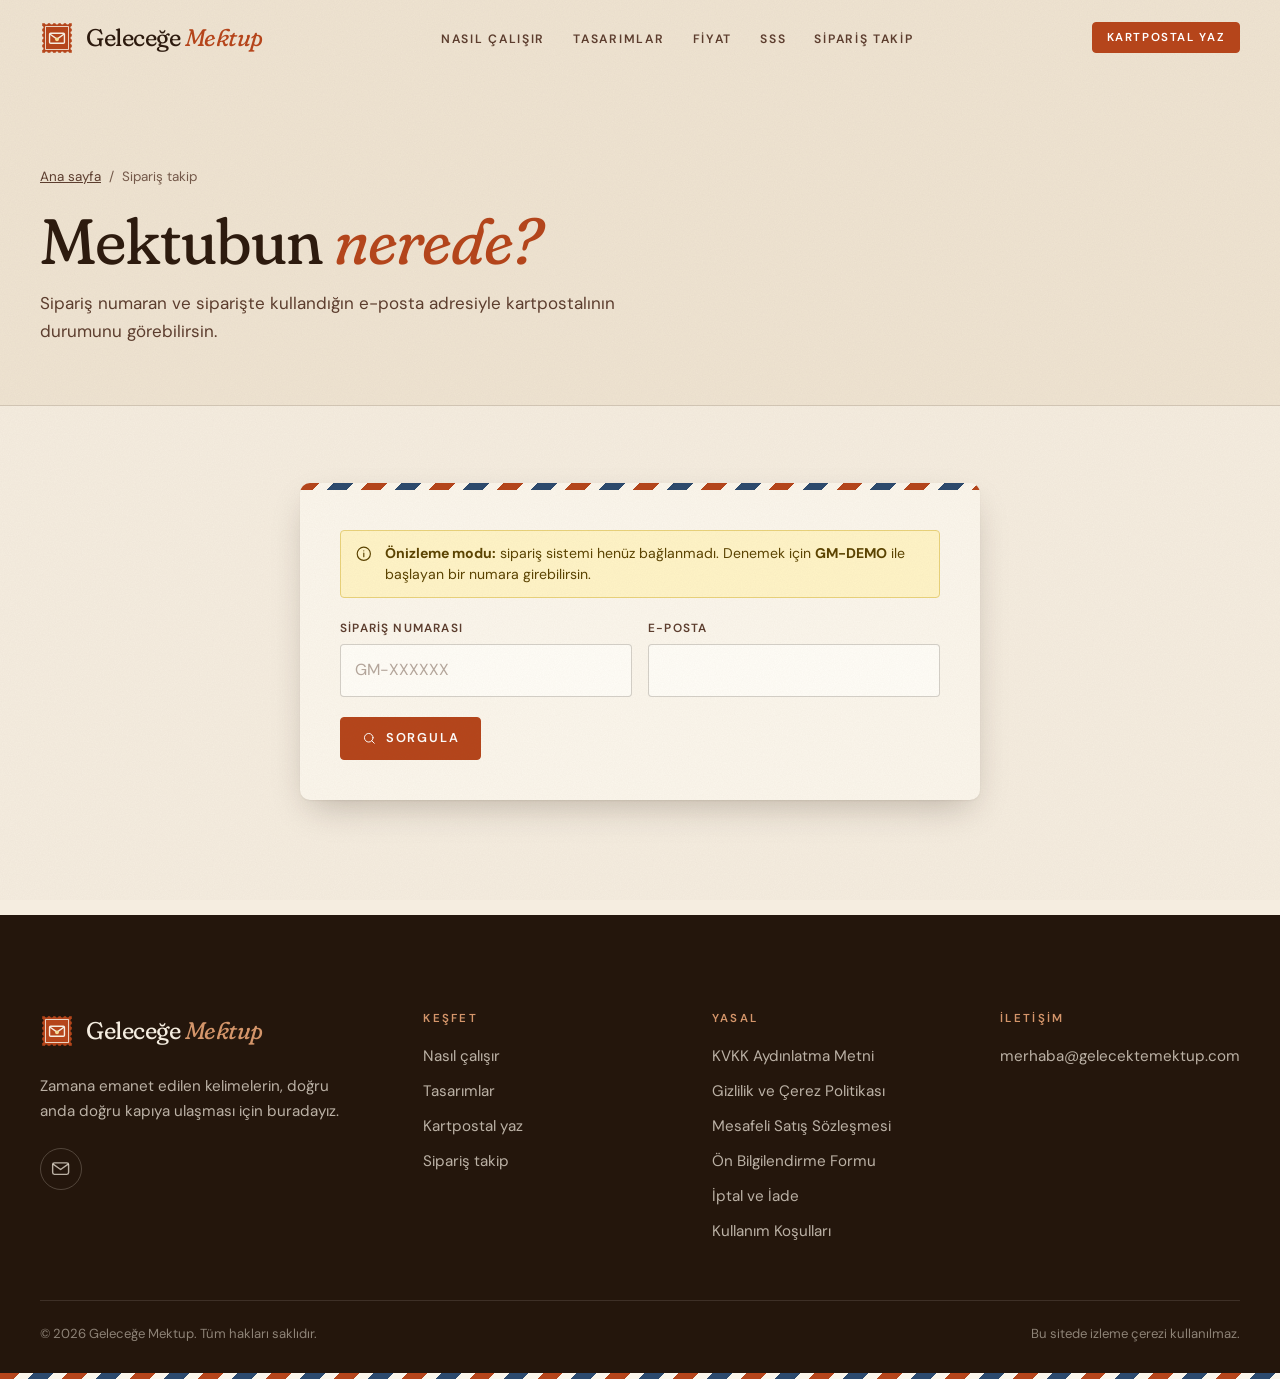
<file: takip.html>
<!doctype html>
<html lang="tr" class="no-js">
<head>
<meta charset="utf-8">
<meta name="viewport" content="width=device-width, initial-scale=1, viewport-fit=cover">
<title>Sipariş takip · Geleceğe Mektup</title>
<meta name="description" content="Sipariş numaran ve e-posta adresinle kartpostalının durumunu öğren.">
<meta name="theme-color" content="#f5ede0">
<link rel="icon" href="assets/img/favicon.svg" type="image/svg+xml">
<link rel="icon" href="assets/img/favicon-32.png" sizes="32x32" type="image/png">
<link rel="apple-touch-icon" href="assets/img/apple-touch-icon.png">
<link rel="preload" href="assets/fonts/fraunces-normal.woff2" as="font" type="font/woff2" crossorigin>
<link rel="preload" href="assets/fonts/dmsans.woff2" as="font" type="font/woff2" crossorigin>
<link rel="stylesheet" href="assets/css/main.css">
<script>document.documentElement.className = document.documentElement.className.replace('no-js', 'js');</script>
<script src="assets/js/config.js" defer></script>
<script src="assets/js/core.js" defer></script>
<script src="assets/js/track.js" defer></script>
</head>
<body>
<a class="skip" href="#icerik">İçeriğe geç</a>
<div class="scroll-progress" aria-hidden="true"></div>
<svg width="0" height="0" style="position:absolute" aria-hidden="true" focusable="false">
  <defs><mask id="logoMask"><rect x="4" y="4" width="56" height="56" fill="#fff"/><g fill="#000"><circle cx="4" cy="12" r="2.6"/><circle cx="4" cy="22" r="2.6"/><circle cx="4" cy="32" r="2.6"/><circle cx="4" cy="42" r="2.6"/><circle cx="4" cy="52" r="2.6"/><circle cx="60" cy="12" r="2.6"/><circle cx="60" cy="22" r="2.6"/><circle cx="60" cy="32" r="2.6"/><circle cx="60" cy="42" r="2.6"/><circle cx="60" cy="52" r="2.6"/><circle cx="12" cy="4" r="2.6"/><circle cx="22" cy="4" r="2.6"/><circle cx="32" cy="4" r="2.6"/><circle cx="42" cy="4" r="2.6"/><circle cx="52" cy="4" r="2.6"/><circle cx="12" cy="60" r="2.6"/><circle cx="22" cy="60" r="2.6"/><circle cx="32" cy="60" r="2.6"/><circle cx="42" cy="60" r="2.6"/><circle cx="52" cy="60" r="2.6"/></g></mask></defs>
  <symbol id="logo" viewBox="0 0 64 64"><rect x="4" y="4" width="56" height="56" fill="#b5451b" mask="url(#logoMask)"/><rect x="10.5" y="10.5" width="43" height="43" fill="none" stroke="#f5ede0" stroke-width="1.6"/><rect x="18" y="23" width="28" height="19" rx="2" fill="none" stroke="#f5ede0" stroke-width="2.6"/><path d="M18.5 24.5L32 34l13.5-9.5" fill="none" stroke="#f5ede0" stroke-width="2.6" stroke-linejoin="round"/><circle cx="32" cy="34.5" r="3.6" fill="#f6dc97"/></symbol>
  <symbol id="i-arrow" viewBox="0 0 24 24"><path d="M4 12h15M13 6l6 6-6 6"/></symbol>
  <symbol id="i-mail" viewBox="0 0 24 24"><rect x="3" y="5.5" width="18" height="13" rx="2"/><path d="M3.5 7l8.5 6 8.5-6"/></symbol>
  <symbol id="i-whatsapp" viewBox="0 0 24 24"><path d="M4 20l1.2-3.8A8.3 8.3 0 1 1 8 19z"/><path d="M9.2 8.6c-.4.9-.3 2.3 1.2 3.9 1.6 1.7 3 2.1 4 1.8l.8-1.3-1.8-.9-.8.7c-.9-.4-1.7-1.2-2.1-2.1l.7-.8-.9-1.8z"/></symbol>
  <symbol id="i-instagram" viewBox="0 0 24 24"><rect x="3" y="3" width="18" height="18" rx="5"/><circle cx="12" cy="12" r="4"/><circle cx="17.3" cy="6.7" r=".6"/></symbol>
  <symbol id="i-info" viewBox="0 0 24 24"><circle cx="12" cy="12" r="9"/><path d="M12 11v5M12 8v.01"/></symbol>
  <symbol id="i-search" viewBox="0 0 24 24"><circle cx="11" cy="11" r="7"/><path d="M20 20l-4-4"/></symbol>
  <symbol id="i-check" viewBox="0 0 24 24"><path d="M5 12.5l4.5 4.5L19 7.5"/></symbol>
  <symbol id="i-print" viewBox="0 0 24 24"><path d="M7 9V3h10v6M7 17H5a2 2 0 0 1-2-2v-4a2 2 0 0 1 2-2h14a2 2 0 0 1 2 2v4a2 2 0 0 1-2 2h-2M7 14h10v7H7z"/></symbol>
</svg>
<header class="nav is-scrolled">
  <div class="wrap nav__inner">
    <a class="logo" href="./" aria-label="Geleceğe Mektup, ana sayfa"><svg aria-hidden="true"><use href="#logo"/></svg><span>Geleceğe <em>Mektup</em></span></a>
    <nav aria-label="Ana menü">
      <ul class="nav__links">
        <li><a href="./#nasil">Nasıl çalışır</a></li>
        <li><a href="./#tasarimlar">Tasarımlar</a></li>
        <li><a href="./#fiyat">Fiyat</a></li>
        <li><a href="./#sss">SSS</a></li>
        <li><a href="takip.html">Sipariş takip</a></li>
      </ul>
    </nav>
    <div class="nav__cta">
      <a class="btn btn--sm" href="./#atolye">Kartpostal yaz</a>
      <button class="nav__toggle" type="button" aria-controls="mobil-menu" aria-expanded="false" aria-label="Menüyü aç"><span></span><span></span><span></span></button>
    </div>
  </div>
</header>
<div class="mobile-menu" id="mobil-menu" hidden>
  <ul>
    <li><a href="./">Ana sayfa <small>01</small></a></li>
    <li><a href="./#tasarimlar">Tasarımlar <small>02</small></a></li>
    <li><a href="./#atolye">Atölye <small>03</small></a></li>
    <li><a href="./#fiyat">Fiyat <small>04</small></a></li>
    <li><a href="./#sss">SSS <small>05</small></a></li>
    <li><a href="takip.html">Sipariş takip <small>06</small></a></li>
  </ul>
  <div class="mobile-menu__foot"><a class="btn btn--block" href="./#atolye">Kartpostalını yaz <svg class="icon icon--arrow"><use href="#i-arrow"/></svg></a></div>
</div>

<main id="icerik">
  <section class="page-hero">
    <div class="wrap">
      <nav class="crumbs" aria-label="Sayfa konumu"><a href="./">Ana sayfa</a><span aria-hidden="true">/</span><span>Sipariş takip</span></nav>
      <h1>Mektubun <em>nerede?</em></h1>
      <p>Sipariş numaran ve siparişte kullandığın e-posta adresiyle kartpostalının durumunu görebilirsin.</p>
    </div>
  </section>
  <section class="wrap track">
    <div class="track__card">
      <div class="track__body">
        <div class="demo-banner" id="demoBanner" hidden><svg class="icon" aria-hidden="true"><use href="#i-info"/></svg><span><strong>Önizleme modu:</strong> sipariş sistemi henüz bağlanmadı. Denemek için <strong>GM-DEMO</strong> ile başlayan bir numara girebilirsin.</span></div>
        <form id="trackForm" novalidate>
          <div class="row2">
            <div class="field" data-field="id">
              <label for="tId">Sipariş numarası</label>
              <input class="input" id="tId" autocomplete="off" placeholder="GM-XXXXXX" maxlength="20" style="text-transform:uppercase">
              <span class="field__error">Sipariş numaranı yaz.</span>
            </div>
            <div class="field" data-field="email">
              <label for="tEmail">E-posta</label>
              <input class="input" id="tEmail" type="email" autocomplete="email" inputmode="email" maxlength="120">
              <span class="field__error">Geçerli bir e-posta yaz.</span>
            </div>
          </div>
          <button class="btn" type="submit" id="tBtn"><svg class="icon" aria-hidden="true"><use href="#i-search"/></svg>Sorgula</button>
        </form>
        <div id="tResult" aria-live="polite"></div>
      </div>
    </div>
  </section>
</main>
<footer class="footer" id="iletisim">
  <div class="wrap footer__grid">
    <div>
      <a class="logo" href="./"><svg aria-hidden="true"><use href="#logo"/></svg><span>Geleceğe <em>Mektup</em></span></a>
      <p class="footer__tag">Zamana emanet edilen kelimelerin, doğru anda doğru kapıya ulaşması için buradayız.</p>
      <div class="footer__social">
        <a data-contact="instagram" data-keep-text href="#" aria-label="Instagram"><svg class="icon" aria-hidden="true"><use href="#i-instagram"/></svg></a>
        <a data-contact="whatsapp" data-keep-text href="#" aria-label="WhatsApp"><svg class="icon" aria-hidden="true"><use href="#i-whatsapp"/></svg></a>
        <a data-contact="email" data-keep-text href="#" aria-label="E-posta"><svg class="icon" aria-hidden="true"><use href="#i-mail"/></svg></a>
      </div>
    </div>
    <div>
      <h2>Keşfet</h2>
      <ul>
        <li><a href="./#nasil">Nasıl çalışır</a></li>
        <li><a href="./#tasarimlar">Tasarımlar</a></li>
        <li><a href="./#atolye">Kartpostal yaz</a></li>
        <li><a href="takip.html">Sipariş takip</a></li>
      </ul>
    </div>
    <div>
      <h2>Yasal</h2>
      <ul>
        <li><a href="kvkk.html">KVKK Aydınlatma Metni</a></li>
        <li><a href="gizlilik.html">Gizlilik ve Çerez Politikası</a></li>
        <li><a href="mesafeli-satis-sozlesmesi.html">Mesafeli Satış Sözleşmesi</a></li>
        <li><a href="on-bilgilendirme-formu.html">Ön Bilgilendirme Formu</a></li>
        <li><a href="iptal-iade.html">İptal ve İade</a></li>
        <li><a href="kullanim-kosullari.html">Kullanım Koşulları</a></li>
      </ul>
    </div>
    <div>
      <h2>İletişim</h2>
      <ul>
        <li data-contact-item><a data-contact="email" href="#">E-posta</a></li>
        <li data-contact-item><a data-contact="phone" href="#">Telefon</a></li>
        <li data-contact-item><a data-contact="whatsapp" href="#">WhatsApp</a></li>
        <li data-contact-item><a data-contact="instagram" href="#">Instagram</a></li>
      </ul>
    </div>
  </div>
  <div class="wrap footer__bottom">
    <span>© <span data-year>2026</span> <span data-brand>Geleceğe Mektup</span>. Tüm hakları saklıdır.</span>
    <span>Bu sitede izleme çerezi kullanılmaz.</span>
  </div>
  <div class="footer__edge" aria-hidden="true"></div>
</footer>
</body>
</html>
</file>
<file: assets/css/main.css>
/* =====================================================================
   GELECEĞE MEKTUP · stil dosyası
   1. Fontlar  2. Değişkenler  3. Temel  4. Ortak bileşenler
   5. Menü  6. Hero  7. Bölümler  8. Atölye  9. Başarı ekranı
   10. Alt sayfalar (yasal, takip)  11. Animasyonlar  12. Duyarlı düzen
   ===================================================================== */

/* ---------- 1. Fontlar (sitede barındırılır, dışarıya istek gitmez) ---------- */
@font-face { font-family: 'GM Fraunces'; font-style: normal; font-weight: 100 900; font-display: swap; src: url(../fonts/fraunces-normal.woff2) format('woff2'); unicode-range: U+0000-00FF, U+0131, U+2000-206F, U+20AC, U+2122, U+2190-2193; }
@font-face { font-family: 'GM Fraunces'; font-style: normal; font-weight: 100 900; font-display: swap; src: url(../fonts/fraunces-normal-tr.woff2) format('woff2'); unicode-range: U+011E-011F, U+0130, U+015E-015F, U+20BA; }
@font-face { font-family: 'GM Fraunces'; font-style: italic; font-weight: 100 900; font-display: swap; src: url(../fonts/fraunces-italic.woff2) format('woff2'); unicode-range: U+0000-00FF, U+0131, U+2000-206F, U+20AC, U+2122, U+2190-2193; }
@font-face { font-family: 'GM Fraunces'; font-style: italic; font-weight: 100 900; font-display: swap; src: url(../fonts/fraunces-italic-tr.woff2) format('woff2'); unicode-range: U+011E-011F, U+0130, U+015E-015F, U+20BA; }
@font-face { font-family: 'GM Sans'; font-style: normal; font-weight: 100 1000; font-display: swap; src: url(../fonts/dmsans.woff2) format('woff2'); unicode-range: U+0000-00FF, U+0131, U+2000-206F, U+20AC, U+2122, U+2190-2193; }
@font-face { font-family: 'GM Sans'; font-style: normal; font-weight: 100 1000; font-display: swap; src: url(../fonts/dmsans-tr.woff2) format('woff2'); unicode-range: U+011E-011F, U+0130, U+015E-015F, U+20BA; }
@font-face { font-family: 'GM Caveat'; font-style: normal; font-weight: 400 700; font-display: swap; src: url(../fonts/caveat.woff2) format('woff2'); unicode-range: U+0000-00FF, U+0131, U+2000-206F, U+20AC, U+2122, U+2190-2193; }
@font-face { font-family: 'GM Caveat'; font-style: normal; font-weight: 400 700; font-display: swap; src: url(../fonts/caveat-tr.woff2) format('woff2'); unicode-range: U+011E-011F, U+0130, U+015E-015F, U+20BA; }
@font-face { font-family: 'GM Dancing'; font-style: normal; font-weight: 400 700; font-display: swap; src: url(../fonts/dancing.woff2) format('woff2'); unicode-range: U+0000-00FF, U+0131, U+0152-0153, U+02BB-02BC, U+02C6, U+02DA, U+02DC, U+0304, U+0308, U+0329, U+2000-206F, U+20AC, U+2122, U+2191, U+2193, U+2212, U+2215, U+FEFF, U+FFFD; }
@font-face { font-family: 'GM Dancing'; font-style: normal; font-weight: 400 700; font-display: swap; src: url(../fonts/dancing-tr.woff2) format('woff2'); unicode-range: U+0100-02BA, U+02BD-02C5, U+02C7-02CC, U+02CE-02D7, U+02DD-02FF, U+1E00-1E9F, U+20A0-20AB, U+20AD-20C0, U+2C60-2C7F, U+A720-A7FF; }
@font-face { font-family: 'GM Patrick'; font-style: normal; font-weight: 400; font-display: swap; src: url(../fonts/patrickhand.woff2) format('woff2'); unicode-range: U+0000-00FF, U+0131, U+2000-206F, U+20AC, U+2122, U+2190-2193; }
@font-face { font-family: 'GM Patrick'; font-style: normal; font-weight: 400; font-display: swap; src: url(../fonts/patrickhand-tr.woff2) format('woff2'); unicode-range: U+011E-011F, U+0130, U+015E-015F, U+20BA; }

/* ---------- 2. Değişkenler ---------- */
:root {
  --cream: #f5ede0;
  --cream-2: #efe4d2;
  --sand: #e8d5b7;
  --paper: #fbf6ec;
  --paper-2: #fffdf7;
  --ink: #2c1a0e;
  --ink-2: #5c3d2e;
  --muted: #74594a;
  --rust: #b5451b;
  --rust-2: #8f3515;
  --rust-ink: #a63c14;
  --gold-ink: #8a5f12;
  --gold: #c9962a;
  --sage: #6b7c5c;
  --blue: #2c4a6e;
  --wax: #d4956a;
  --night: #24160c;
  --line: rgba(44, 26, 14, .14);
  --line-2: rgba(44, 26, 14, .24);
  --danger: #b3261e;
  --ok: #3f6b3a;

  --f-display: 'GM Fraunces', 'Iowan Old Style', Georgia, serif;
  --f-sans: 'GM Sans', system-ui, -apple-system, 'Segoe UI', sans-serif;
  --f-hand: 'GM Caveat', 'Segoe Print', cursive;

  --wrap: 1240px;
  --gutter: clamp(16px, 4vw, 40px);
  --nav-h: 76px;
  --r: 4px;
  --r-lg: 10px;
  --shadow-sm: 0 1px 2px rgba(44, 26, 14, .08), 0 2px 8px -2px rgba(44, 26, 14, .12);
  --shadow: 0 1px 2px rgba(44, 26, 14, .06), 0 14px 34px -10px rgba(44, 26, 14, .28);
  --shadow-lg: 0 2px 6px rgba(44, 26, 14, .08), 0 30px 70px -20px rgba(44, 26, 14, .45);
  --ease: cubic-bezier(.2, .7, .2, 1);
  --ease-out: cubic-bezier(.16, 1, .3, 1);
  --airmail: repeating-linear-gradient(135deg, var(--rust) 0 14px, var(--paper) 14px 24px, var(--blue) 24px 38px, var(--paper) 38px 48px);
}

/* ---------- 3. Temel ---------- */
*, *::before, *::after { box-sizing: border-box; }
* { margin: 0; }
html { -webkit-text-size-adjust: 100%; scroll-behavior: smooth; scroll-padding-top: calc(var(--nav-h) + 12px); }
body {
  background: var(--cream);
  color: var(--ink);
  font-family: var(--f-sans);
  font-size: 1.0625rem;
  line-height: 1.65;
  -webkit-font-smoothing: antialiased;
  text-rendering: optimizeLegibility;
  overflow-x: hidden;
}
body::after {
  content: '';
  position: fixed; inset: 0;
  pointer-events: none;
  z-index: 150;
  opacity: .05;
  background-image: url("data:image/svg+xml,%3Csvg xmlns='http://www.w3.org/2000/svg' width='220' height='220'%3E%3Cfilter id='n'%3E%3CfeTurbulence type='fractalNoise' baseFrequency='.85' numOctaves='3' stitchTiles='stitch'/%3E%3CfeColorMatrix values='0 0 0 0 .17 0 0 0 0 .1 0 0 0 0 .05 0 0 0 .9 0'/%3E%3C/filter%3E%3Crect width='100%25' height='100%25' filter='url(%23n)'/%3E%3C/svg%3E");
}
img, svg, canvas { display: block; max-width: 100%; }
img { height: auto; }
button, input, select, textarea { font: inherit; color: inherit; }
button { cursor: pointer; background: none; border: 0; padding: 0; }
a { color: inherit; }
:focus-visible { outline: 2.5px solid var(--rust); outline-offset: 3px; border-radius: 2px; }
::selection { background: var(--rust); color: #fff; }
[hidden] { display: none !important; }
.sr-only { position: absolute !important; width: 1px; height: 1px; padding: 0; margin: -1px; overflow: hidden; clip: rect(0 0 0 0); white-space: nowrap; border: 0; }
.skip { position: fixed; left: 12px; top: -60px; z-index: 1000; background: var(--ink); color: var(--cream); padding: 10px 16px; border-radius: var(--r); text-decoration: none; transition: top .2s; }
.skip:focus { top: 12px; }
.wrap { width: min(100% - var(--gutter) * 2, var(--wrap)); margin-inline: auto; }
.icon { width: 1.25em; height: 1.25em; flex: none; fill: none; stroke: currentColor; stroke-width: 1.6; stroke-linecap: round; stroke-linejoin: round; }

h1, h2, h3, h4 { font-family: var(--f-display); font-weight: 400; line-height: 1.08; letter-spacing: -.015em; font-optical-sizing: auto; }
h1 em, h2 em, h3 em { font-style: italic; color: var(--rust); font-weight: inherit; }

/* ---------- 4. Ortak bileşenler ---------- */
.eyebrow {
  display: inline-flex; align-items: center; gap: 12px;
  font: 600 .74rem/1.2 var(--f-sans);
  letter-spacing: .22em; text-transform: uppercase;
  color: var(--rust-ink);
  margin-bottom: 20px;
}
.eyebrow::before { content: ''; width: 34px; height: 1.5px; background: currentColor; }
.eyebrow--light { color: var(--wax); }
.section { padding-block: clamp(80px, 11vw, 150px); position: relative; }
.section__head { max-width: 760px; margin-bottom: clamp(40px, 6vw, 72px); }
.section__head--center { margin-inline: auto; text-align: center; }
.section__head--center .eyebrow { justify-content: center; }
.section__title { font-size: clamp(2.2rem, 4.6vw, 3.7rem); }
.section__lead { margin-top: 20px; font-size: 1.14rem; color: var(--ink-2); max-width: 600px; }
.section__head--center .section__lead { margin-inline: auto; }

.btn {
  --bg: var(--rust); --fg: #fff; --bd: var(--rust);
  display: inline-flex; align-items: center; justify-content: center; gap: .7em;
  padding: 1.02em 1.65em;
  border: 1.5px solid var(--bd); border-radius: var(--r);
  background: var(--bg); color: var(--fg);
  font: 600 .8rem/1 var(--f-sans); letter-spacing: .14em; text-transform: uppercase;
  text-decoration: none; white-space: nowrap;
  transition: background .3s var(--ease), color .3s var(--ease), border-color .3s var(--ease), transform .3s var(--ease), box-shadow .3s var(--ease);
}
.btn .icon { width: 1.15em; height: 1.15em; transition: transform .35s var(--ease); }
.btn:hover { --bg: var(--ink); --bd: var(--ink); transform: translateY(-2px); box-shadow: 0 12px 26px -12px rgba(44, 26, 14, .6); }
.btn:hover .icon--arrow { transform: translateX(4px); }
.btn:active { transform: translateY(0); }
.btn--ghost { --bg: transparent; --fg: var(--ink); --bd: var(--ink); }
.btn--ghost:hover { --bg: var(--ink); --fg: var(--cream); }
.btn--light { --bg: var(--cream); --fg: var(--ink); --bd: var(--cream); }
.btn--light:hover { --bg: var(--wax); --bd: var(--wax); --fg: var(--ink); }
.btn--line-light { --bg: transparent; --fg: var(--cream); --bd: rgba(245, 237, 224, .45); }
.btn--line-light:hover { --bg: var(--cream); --fg: var(--ink); --bd: var(--cream); }
.btn--sm { padding: .8em 1.2em; font-size: .72rem; }
.btn--block { width: 100%; }
.btn[disabled] { opacity: .55; pointer-events: none; }

.link-arrow { display: inline-flex; align-items: center; gap: .5em; font-weight: 600; color: var(--rust); text-decoration: none; }
.link-arrow .icon { transition: transform .3s var(--ease); }
.link-arrow:hover .icon { transform: translateX(4px); }

.tag { display: inline-flex; align-items: center; gap: 6px; font: 600 .68rem/1 var(--f-sans); letter-spacing: .14em; text-transform: uppercase; padding: 6px 10px; border-radius: 999px; background: rgba(181, 69, 27, .1); color: var(--rust-2); }

.airmail-edge { height: 8px; background: var(--airmail); }
.scroll-progress { position: fixed; top: 0; left: 0; right: 0; height: 2.5px; background: var(--rust); transform-origin: 0 50%; transform: scaleX(0); z-index: 260; }

.cfg-missing { background: #fff1a8; color: #6a4b00; padding: 0 4px; border-radius: 3px; font-style: normal; }
.readiness { position: fixed; right: 16px; bottom: 16px; z-index: 900; width: min(360px, calc(100% - 32px)); background: #fff; color: var(--ink); border: 2px solid var(--ink); border-radius: var(--r-lg); padding: 18px 20px; box-shadow: var(--shadow-lg); font-size: .9rem; }
.readiness ul { list-style: none; padding: 0; margin: 10px 0 14px; display: grid; gap: 4px; }
.readiness li.ok { color: var(--ok); } .readiness li.no { color: var(--danger); font-weight: 600; }
.readiness code { font-size: .74rem; opacity: .6; }
.readiness button { background: var(--ink); color: #fff; padding: 8px 14px; border-radius: var(--r); }

.toasts { position: fixed; left: 50%; bottom: 24px; transform: translateX(-50%); z-index: 1200; display: grid; gap: 8px; width: min(440px, calc(100% - 32px)); pointer-events: none; }
.toast { background: var(--ink); color: var(--cream); padding: 13px 18px; border-radius: var(--r); box-shadow: var(--shadow-lg); font-size: .95rem; opacity: 0; transform: translateY(12px); transition: opacity .35s var(--ease), transform .35s var(--ease); }
.toast.is-in { opacity: 1; transform: none; }
.toast--error { background: var(--danger); color: #fff; }
.toast--ok { background: var(--ok); color: #fff; }

.demo-banner { display: flex; gap: 12px; align-items: flex-start; background: #fff4c7; color: #5b4300; border: 1px solid #e9d27a; border-radius: var(--r); padding: 12px 14px; font-size: .88rem; line-height: 1.5; margin-bottom: 22px; }
.demo-banner .icon { margin-top: 2px; }

/* ---------- 5. Menü ---------- */
.nav {
  position: fixed; inset: 0 0 auto; z-index: 250;
  height: var(--nav-h);
  display: flex; align-items: center;
  transition: background .4s var(--ease), box-shadow .4s var(--ease), transform .45s var(--ease), border-color .4s;
  border-bottom: 1px solid transparent;
}
.nav.is-scrolled { background: rgba(245, 237, 224, .86); -webkit-backdrop-filter: blur(14px) saturate(1.2); backdrop-filter: blur(14px) saturate(1.2); border-bottom-color: var(--line); }
.nav.is-hidden { transform: translateY(-100%); }
.nav__inner { display: flex; align-items: center; justify-content: space-between; gap: 24px; }
.logo { display: inline-flex; align-items: center; gap: 12px; text-decoration: none; color: var(--ink); font-family: var(--f-display); font-size: 1.5rem; letter-spacing: -.02em; white-space: nowrap; }
.logo em { color: var(--rust); font-style: italic; }
.logo svg { width: 34px; height: 34px; transition: transform .6s var(--ease-out); }
.logo:hover svg { transform: rotate(-12deg) scale(1.06); }
.nav__links { display: flex; gap: clamp(18px, 2.2vw, 34px); list-style: none; padding: 0; }
.nav__links a { position: relative; font: 600 .76rem/1 var(--f-sans); letter-spacing: .14em; text-transform: uppercase; color: var(--ink-2); text-decoration: none; padding: 8px 0; transition: color .25s; }
.nav__links a::after { content: ''; position: absolute; left: 0; right: 0; bottom: 2px; height: 1.5px; background: var(--rust); transform: scaleX(0); transform-origin: right; transition: transform .35s var(--ease); }
.nav__links a:hover, .nav__links a[aria-current] { color: var(--rust); }
.nav__links a:hover::after, .nav__links a[aria-current]::after { transform: scaleX(1); transform-origin: left; }
.nav__cta { display: flex; align-items: center; gap: 10px; }
.nav__toggle { display: none; width: 46px; height: 46px; border-radius: 50%; position: relative; }
.nav__toggle span { position: absolute; left: 13px; right: 13px; height: 1.8px; background: var(--ink); border-radius: 2px; transition: transform .45s var(--ease), opacity .3s, top .45s var(--ease); }
.nav__toggle span:nth-child(1) { top: 17px; } .nav__toggle span:nth-child(2) { top: 22.5px; } .nav__toggle span:nth-child(3) { top: 28px; }
.menu-open .nav__toggle span:nth-child(1) { top: 22.5px; transform: rotate(45deg); }
.menu-open .nav__toggle span:nth-child(2) { opacity: 0; }
.menu-open .nav__toggle span:nth-child(3) { top: 22.5px; transform: rotate(-45deg); }
.menu-open { overflow: hidden; }
.menu-open .nav { background: var(--cream); }

.mobile-menu {
  position: fixed; inset: 0; z-index: 240;
  background: var(--cream);
  padding: calc(var(--nav-h) + 24px) var(--gutter) 32px;
  display: flex; flex-direction: column;
  clip-path: circle(0 at calc(100% - 44px) 38px);
  transition: clip-path .6s var(--ease-out);
  overflow-y: auto;
}
.mobile-menu.is-open { clip-path: circle(150% at calc(100% - 44px) 38px); }
.mobile-menu ul { list-style: none; padding: 0; display: grid; gap: 4px; }
.mobile-menu li { opacity: 0; transform: translateY(18px); transition: opacity .5s var(--ease), transform .5s var(--ease); }
.mobile-menu.is-open li { opacity: 1; transform: none; }
.mobile-menu.is-open li:nth-child(1) { transition-delay: .12s; } .mobile-menu.is-open li:nth-child(2) { transition-delay: .17s; }
.mobile-menu.is-open li:nth-child(3) { transition-delay: .22s; } .mobile-menu.is-open li:nth-child(4) { transition-delay: .27s; }
.mobile-menu.is-open li:nth-child(5) { transition-delay: .32s; } .mobile-menu.is-open li:nth-child(6) { transition-delay: .37s; }
.mobile-menu.is-open li:nth-child(7) { transition-delay: .42s; }
.mobile-menu a:not(.btn) { display: flex; justify-content: space-between; align-items: baseline; font-family: var(--f-display); font-size: clamp(1.9rem, 8vw, 2.6rem); text-decoration: none; padding: 8px 0; border-bottom: 1px solid var(--line); }
.mobile-menu a:not(.btn) small { font: 500 .8rem var(--f-sans); color: var(--muted); letter-spacing: .1em; }
.mobile-menu__foot { margin-top: auto; padding-top: 28px; display: grid; gap: 14px; }

/* ---------- 6. Hero ---------- */
.hero { position: relative; min-height: 100vh; min-height: 100svh; display: flex; align-items: center; padding: calc(var(--nav-h) + 40px) 0 90px; overflow: hidden; isolation: isolate; }
.hero__bg { position: absolute; inset: 0; z-index: -1; background:
  radial-gradient(60% 55% at 82% 28%, rgba(201, 150, 42, .20), transparent 70%),
  radial-gradient(50% 60% at 6% 92%, rgba(181, 69, 27, .12), transparent 70%),
  radial-gradient(40% 40% at 45% 0%, rgba(255, 255, 255, .55), transparent 70%); }
.hero__route { position: absolute; inset: 0; z-index: -1; width: 100%; height: 100%; color: rgba(92, 61, 46, .28); }
.hero__grid { display: grid; grid-template-columns: 1.05fr .95fr; gap: clamp(32px, 5vw, 72px); align-items: center; }
.hero__title { font-size: clamp(2.9rem, 5.5vw, 5.3rem); font-weight: 350; line-height: .98; letter-spacing: -.03em; }
.hero__title .line { display: block; overflow: hidden; padding-bottom: .06em; }
.hero__title .line > span { display: inline-block; }
.js .hero__title .line > span { transform: translateY(105%); animation: lineUp 1.1s var(--ease-out) forwards; }
.js .hero__title .line:nth-child(2) > span { animation-delay: .1s; }
.js .hero__title .line:nth-child(3) > span { animation-delay: .2s; }
.rotator { position: relative; display: inline-block; vertical-align: bottom; height: 1.08em; overflow: hidden; transition: width .6s var(--ease-out); font-style: italic; color: var(--rust); }
.rotator__word { position: absolute; left: 0; top: 0; white-space: nowrap; padding-right: .06em; transform: translateY(105%); transition: transform .75s var(--ease-out), opacity .6s; opacity: 0; }
.rotator__word.is-current { transform: none; opacity: 1; }
.rotator__word.is-leaving { transform: translateY(-105%); opacity: 0; }
.no-js .rotator__word:first-child, .rotator__word.is-static { position: static; transform: none; opacity: 1; }
.rotator__underline { position: absolute; left: 0; right: 0; bottom: -.02em; height: .14em; width: 100%; color: var(--gold); }
.rotator__underline path { stroke-dasharray: 1; stroke-dashoffset: 1; }
.rotator.is-drawn .rotator__underline path { transition: stroke-dashoffset .9s .25s var(--ease-out); stroke-dashoffset: 0; }
.hero__lead { margin-top: 30px; font-size: clamp(1.08rem, 1.5vw, 1.24rem); color: var(--ink-2); max-width: 540px; }
.hero__actions { display: flex; flex-wrap: wrap; gap: 14px; margin-top: 40px; }
.hero__trust { display: flex; flex-wrap: wrap; gap: 10px 26px; margin-top: 40px; padding: 0; list-style: none; font-size: .9rem; color: var(--ink-2); }
.hero__trust li { display: inline-flex; align-items: center; gap: 8px; }
.hero__trust .icon { color: var(--sage); stroke-width: 2.2; }
.js .hero__fade { opacity: 0; transform: translateY(18px); animation: fadeUp .9s var(--ease-out) forwards; }

.stack { position: relative; aspect-ratio: 1 / .96; width: 100%; max-width: 580px; margin-inline: auto; --mx: 0; --my: 0; }
.stack__layer { position: absolute; transition: transform .8s var(--ease-out); }
.stack__layer--a { width: 70%; top: 2%; left: 0; transform: translate(calc(var(--mx) * -10px), calc(var(--my) * -8px)); }
.stack__layer--b { width: 66%; top: 14%; right: 0; transform: translate(calc(var(--mx) * -18px), calc(var(--my) * -12px)); }
.stack__layer--c { width: 80%; bottom: 4%; left: 8%; transform: translate(calc(var(--mx) * 16px), calc(var(--my) * 12px)); }
.stack__float { animation: float 7s ease-in-out infinite; }
.stack__layer--b .stack__float { animation-duration: 8.5s; animation-delay: -2s; }
.stack__layer--c .stack__float { animation-duration: 9s; animation-delay: -4s; }
.pc { position: relative; background: var(--paper-2); padding: 9px; box-shadow: var(--shadow-lg); transform: rotate(var(--r, 0deg)); }
.js .pc { animation: pcIn 1.2s var(--ease-out) both; animation-delay: var(--delay, 0s); }
.pc img, .pc canvas { width: 100%; aspect-ratio: 148 / 105; object-fit: cover; }
.pc canvas { background: var(--paper); }
.pc--a { --r: -9deg; --delay: .35s; }
.pc--b { --r: 7deg; --delay: .5s; }
.pc--c { --r: -2.5deg; --delay: .65s; padding: 0; }
.stack__postmark { position: absolute; width: 16%; left: 66.5%; top: 21%; color: rgba(38, 50, 88, .7); pointer-events: none; }
.js .stack__postmark { opacity: 0; animation: stampIn .55s 1.7s cubic-bezier(.3, 1.6, .5, 1) forwards; }
.stack__seal { position: absolute; width: 17%; right: 4%; bottom: 3%; filter: drop-shadow(0 8px 12px rgba(80, 20, 5, .35)); }
.js .stack__seal { opacity: 0; animation: sealIn .8s 2.1s var(--ease-out) forwards; }
.hero__scroll { position: absolute; left: 50%; bottom: 26px; transform: translateX(-50%); display: grid; justify-items: center; gap: 8px; font: 600 .66rem var(--f-sans); letter-spacing: .24em; text-transform: uppercase; color: var(--muted); text-decoration: none; }
.hero__scroll i { width: 1.5px; height: 40px; background: linear-gradient(var(--muted), transparent); position: relative; overflow: hidden; }
.hero__scroll i::after { content: ''; position: absolute; left: 0; top: -40%; width: 100%; height: 40%; background: var(--rust); animation: scrollHint 2.2s var(--ease) infinite; }

/* ---------- 7. Bölümler ---------- */
/* şerit */
.marquee { position: relative; background: var(--ink); color: var(--cream); overflow: hidden; padding: 26px 0; }
.marquee::before, .marquee::after { content: ''; position: absolute; left: 0; right: 0; height: 6px; background: var(--airmail); }
.marquee::before { top: 0; } .marquee::after { bottom: 0; }
.marquee__track { display: flex; width: max-content; animation: marquee 48s linear infinite; }
.marquee:hover .marquee__track { animation-play-state: paused; }
.marquee__item { display: inline-flex; align-items: center; gap: 28px; padding-right: 28px; font-family: var(--f-display); font-style: italic; font-size: clamp(1.3rem, 2.4vw, 1.9rem); white-space: nowrap; }
.marquee__item::after { content: '✦'; font-style: normal; color: var(--gold); font-size: .8em; }

/* süreç */
.steps { position: relative; display: grid; grid-template-columns: repeat(4, 1fr); gap: clamp(20px, 3vw, 44px); list-style: none; padding: 0; counter-reset: step; }
.steps__route { position: absolute; left: 4%; right: 4%; top: 6px; height: 90px; width: 92%; color: var(--rust); pointer-events: none; }
.step { position: relative; }
.step__icon { position: relative; width: 84px; height: 84px; border-radius: 50%; display: grid; place-items: center; background: var(--paper); border: 1.5px solid var(--line-2); color: var(--rust); margin-bottom: 26px; box-shadow: var(--shadow-sm); transition: transform .5s var(--ease-out), background .4s, color .4s; }
.step__icon .icon { width: 34px; height: 34px; stroke-width: 1.4; }
.step:hover .step__icon { transform: translateY(-6px) rotate(-6deg); background: var(--rust); color: var(--cream); }
.step__num { font: italic 400 1rem var(--f-display); color: var(--gold-ink); display: block; margin-bottom: 8px; }
.step h3 { font-size: 1.5rem; margin-bottom: 10px; }
.step p { color: var(--ink-2); font-size: .98rem; }

/* tasarımlar */
.themes { background: var(--cream-2); }
.theme-grid { display: grid; grid-template-columns: repeat(3, 1fr); gap: clamp(20px, 2.6vw, 36px) clamp(16px, 2vw, 28px); }
.tcard { display: block; width: 100%; text-align: left; perspective: 900px; }
.tcard__pc { position: relative; background: var(--paper-2); padding: 8px; box-shadow: var(--shadow); transform: rotateX(var(--ry, 0deg)) rotateY(var(--rx, 0deg)); transition: transform .5s var(--ease-out), box-shadow .5s var(--ease-out); transform-style: preserve-3d; }
.tcard__pc img { width: 100%; aspect-ratio: 148 / 105; object-fit: cover; }
.tcard__pc::after { content: ''; position: absolute; inset: 0; pointer-events: none; opacity: 0; transition: opacity .4s; background: radial-gradient(circle at var(--px, 50%) var(--py, 50%), rgba(255, 255, 255, .45), transparent 55%); mix-blend-mode: soft-light; }
.tcard:hover .tcard__pc, .tcard:focus-visible .tcard__pc { box-shadow: var(--shadow-lg); }
.tcard:hover .tcard__pc::after { opacity: 1; }
.tcard__cap { display: flex; justify-content: space-between; align-items: baseline; gap: 10px; margin-top: 16px; }
.tcard__name { font-family: var(--f-display); font-size: 1.24rem; }
.tcard__mood { font: 600 .68rem var(--f-sans); letter-spacing: .16em; text-transform: uppercase; color: var(--muted); }
.tcard__cta { display: inline-flex; align-items: center; gap: 6px; font-size: .85rem; font-weight: 600; color: var(--rust); margin-top: 4px; opacity: 0; transform: translateY(-4px); transition: opacity .3s, transform .3s var(--ease); }
.tcard:hover .tcard__cta, .tcard:focus-visible .tcard__cta { opacity: 1; transform: none; }
.tcard--upload .tcard__pc { display: grid; place-items: center; aspect-ratio: 148 / 105; padding: 0; background: transparent; border: 2px dashed rgba(44, 26, 14, .3); box-shadow: none; color: var(--ink-2); }
.tcard--upload .tcard__pc > div { display: grid; justify-items: center; gap: 10px; text-align: center; padding: 16px; }
.tcard--upload .icon { width: 38px; height: 38px; color: var(--rust); stroke-width: 1.3; }
.tcard--upload:hover .tcard__pc { border-color: var(--rust); background: rgba(181, 69, 27, .05); }

/* kime */
.occ-grid { display: grid; grid-template-columns: repeat(6, 1fr); gap: clamp(14px, 1.8vw, 22px); }
.occ { position: relative; display: flex; flex-direction: column; align-items: flex-start; gap: 14px; grid-column: span 2; padding: clamp(24px, 3vw, 36px); border-radius: var(--r-lg); background: var(--paper); border: 1px solid var(--line); text-align: left; overflow: hidden; transition: transform .5s var(--ease-out), box-shadow .5s var(--ease-out), background .4s; }
.occ:nth-child(1), .occ:nth-child(2) { grid-column: span 3; }
.occ:nth-child(1) { background: #2b3552; color: var(--cream); border-color: transparent; }
.occ:nth-child(2) { background: #f3dccf; }
.occ:nth-child(4) { background: #e5e6d6; }
.occ:nth-child(5) { background: #f1e2c3; }
.occ:hover { transform: translateY(-6px); box-shadow: var(--shadow); }
.occ__icon { width: 54px; height: 54px; border-radius: 50%; display: grid; place-items: center; background: rgba(255, 255, 255, .55); color: var(--rust); }
.occ:nth-child(1) .occ__icon { background: rgba(255, 255, 255, .1); color: #f6dc97; }
.occ__icon .icon { width: 26px; height: 26px; }
.occ h3 { font-size: clamp(1.5rem, 2.2vw, 1.9rem); }
.occ p { color: inherit; opacity: .82; font-size: .98rem; }
.occ__foot { margin-top: auto; padding-top: 10px; display: flex; width: 100%; justify-content: space-between; align-items: center; gap: 12px; flex-wrap: wrap; }
.occ__chip { font: 600 .7rem var(--f-sans); letter-spacing: .12em; text-transform: uppercase; padding: 7px 11px; border-radius: 999px; border: 1px solid currentColor; opacity: .8; }
.occ__go { display: inline-flex; align-items: center; gap: 8px; font-weight: 600; font-size: .9rem; }
.occ__go .icon { transition: transform .35s var(--ease); }
.occ:hover .occ__go .icon { transform: translateX(5px); }
.occ__deco { position: absolute; right: -30px; top: -30px; width: 150px; height: 150px; border-radius: 50%; border: 1.5px dashed currentColor; opacity: .12; transition: transform 1.2s var(--ease-out); }
.occ:hover .occ__deco { transform: rotate(60deg) scale(1.1); }

/* örnek mektuplar */
.samples { background: var(--cream-2); overflow: hidden; }
.samples__bar { display: flex; justify-content: space-between; align-items: flex-end; gap: 24px; flex-wrap: wrap; }
.samples__nav { display: flex; gap: 10px; }
.round-btn { width: 50px; height: 50px; border-radius: 50%; display: grid; place-items: center; border: 1.5px solid var(--ink); transition: background .3s, color .3s, transform .3s var(--ease); }
.round-btn:hover { background: var(--ink); color: var(--cream); }
.round-btn:disabled { opacity: .3; pointer-events: none; }
.round-btn--prev .icon { transform: scaleX(-1); }
.samples__track { display: flex; gap: clamp(18px, 2.4vw, 32px); overflow-x: auto; scroll-snap-type: x mandatory; scroll-padding-inline: var(--gutter); padding: 30px max(var(--gutter), calc((100vw - var(--wrap)) / 2)) 50px; scrollbar-width: none; cursor: grab; }
.samples__track::-webkit-scrollbar { display: none; }
.samples__track.is-dragging { cursor: grabbing; scroll-snap-type: none; }
.note { flex: 0 0 clamp(270px, 30vw, 360px); scroll-snap-align: start; position: relative; background-color: var(--paper-2); background-image: repeating-linear-gradient(transparent 0 33px, rgba(44, 74, 110, .16) 33px 34px); background-position: 0 58px; padding: 26px 28px 30px; box-shadow: var(--shadow); transform: rotate(var(--tilt, -1deg)); transition: transform .5s var(--ease-out), box-shadow .5s; user-select: none; }
.note:nth-child(even) { --tilt: 1.2deg; }
.note:hover { transform: rotate(0) translateY(-6px); box-shadow: var(--shadow-lg); }
.note::before { content: ''; position: absolute; top: -12px; left: 50%; width: 92px; height: 26px; transform: translateX(-50%) rotate(-3deg); background: rgba(212, 149, 106, .42); }
.note__meta { display: flex; justify-content: space-between; align-items: center; gap: 8px; font: 600 .68rem var(--f-sans); letter-spacing: .14em; text-transform: uppercase; color: var(--muted); margin-bottom: 12px; }
.note__to { font: 500 1.7rem/34px var(--f-hand); color: #233163; }
.note__text { font: 500 1.42rem/34px var(--f-hand); color: #233163; }
.note__from { text-align: right; font: 500 1.42rem/34px var(--f-hand); color: #233163; margin-top: 4px; }

/* güvence */
.promise { background: var(--night); color: var(--cream); overflow: hidden; }
.promise .section__title { color: var(--cream); }
.promise .section__lead { color: rgba(245, 237, 224, .7); }
.promise__grid { display: grid; grid-template-columns: repeat(4, 1fr); gap: clamp(18px, 2.4vw, 30px); }
.promise__item { padding-top: 26px; border-top: 1px solid rgba(245, 237, 224, .18); }
.promise__item .icon { width: 34px; height: 34px; color: var(--wax); margin-bottom: 18px; stroke-width: 1.4; }
.promise__item h3 { font-size: 1.35rem; margin-bottom: 10px; color: var(--cream); }
.promise__item p { color: rgba(245, 237, 224, .68); font-size: .96rem; }
.promise__quote { margin-top: clamp(60px, 9vw, 110px); text-align: center; font-family: var(--f-display); font-style: italic; font-weight: 300; font-size: clamp(1.9rem, 4.2vw, 3.3rem); line-height: 1.18; max-width: 900px; margin-inline: auto; }
.promise__quote span { color: var(--wax); }
.promise__quote cite { display: block; margin-top: 18px; font: 600 .72rem var(--f-sans); letter-spacing: .22em; text-transform: uppercase; color: rgba(245, 237, 224, .5); font-style: normal; }

/* fiyat */
.pricing__grid { display: grid; grid-template-columns: .9fr 1.1fr; gap: clamp(28px, 4vw, 60px); align-items: start; }
.price-shadow { filter: drop-shadow(0 18px 30px rgba(44, 26, 14, .2)); }
.price-card { position: relative; background: var(--paper-2); padding: clamp(32px, 4vw, 48px);
  -webkit-mask: radial-gradient(circle at 50% 50%, #000 5.5px, transparent 6px) 0 0 / 18px 18px round, linear-gradient(#000, #000) 9px 9px / calc(100% - 18px) calc(100% - 18px) no-repeat;
  mask: radial-gradient(circle at 50% 50%, #000 5.5px, transparent 6px) 0 0 / 18px 18px round, linear-gradient(#000, #000) 9px 9px / calc(100% - 18px) calc(100% - 18px) no-repeat; }
.price-card__inner { border: 1.5px solid var(--line-2); padding: clamp(24px, 3vw, 36px); position: relative; }
.price-card__label { padding-right: 84px; font: 600 .72rem var(--f-sans); letter-spacing: .2em; text-transform: uppercase; color: var(--muted); }
.price-card__value { font-family: var(--f-display); font-size: clamp(3.6rem, 7vw, 5.2rem); line-height: 1; margin: 14px 0 6px; color: var(--rust); letter-spacing: -.03em; }
.price-card__sub { color: var(--ink-2); }
.price-card ul { list-style: none; padding: 0; margin: 26px 0 30px; display: grid; gap: 12px; }
.price-card li { display: flex; gap: 12px; align-items: flex-start; }
.price-card li .icon { color: var(--sage); margin-top: 3px; stroke-width: 2.2; }
.price-card__stamp { position: absolute; right: 18px; top: 18px; width: 84px; height: 84px; color: rgba(38, 50, 88, .55); transform: rotate(14deg); }
.tier-table { width: 100%; border-collapse: collapse; }
.tier-table th, .tier-table td { text-align: left; padding: 16px 4px; border-bottom: 1px solid var(--line); }
.tier-table th { font: 600 .72rem var(--f-sans); letter-spacing: .16em; text-transform: uppercase; color: var(--muted); }
.tier-table td:last-child, .tier-table th:last-child { text-align: right; }
.tier-table td { font-size: 1.05rem; }
.tier-table strong { font-family: var(--f-display); font-weight: 500; font-size: 1.3rem; }
.pricing__note { margin-top: 18px; color: var(--muted); font-size: .92rem; }
.pricing__addons { margin-top: 34px; }
.pricing__addons h3 { font-size: 1.3rem; margin-bottom: 12px; }
.addon-line { display: flex; justify-content: space-between; gap: 16px; padding: 14px 0; border-bottom: 1px dashed var(--line-2); }
.addon-line small { display: block; color: var(--muted); }

/* toplu */
.bulk { padding-block: clamp(60px, 8vw, 100px); }
.bulk__box { position: relative; display: grid; grid-template-columns: 1fr 1.2fr; gap: clamp(28px, 4vw, 60px); align-items: center; background: #933411; color: #fff4ea; border-radius: var(--r-lg); padding: clamp(32px, 5vw, 64px); overflow: hidden; isolation: isolate; }
.bulk__box::before { content: ''; position: absolute; inset: 10px; border: 1.5px dashed rgba(255, 244, 234, .35); border-radius: 6px; z-index: -1; }
.bulk__box h2 { font-size: clamp(2rem, 3.8vw, 3rem); color: #fff; }
.bulk__box h2 em { color: #ffd8a8; }
.bulk__box p { margin-top: 16px; opacity: .88; }
.bulk__list { display: grid; gap: 14px; list-style: none; padding: 0; }
.bulk__list li { display: flex; gap: 16px; align-items: flex-start; background: rgba(255, 255, 255, .09); border-radius: var(--r); padding: 18px 20px; }
.bulk__list .icon { width: 28px; height: 28px; color: #ffd8a8; flex: none; stroke-width: 1.4; }
.bulk__list strong { display: block; font-family: var(--f-display); font-weight: 500; font-size: 1.2rem; }
.bulk__list span { font-size: .95rem; opacity: .85; }
.bulk__actions { display: flex; flex-wrap: wrap; gap: 12px; margin-top: 28px; }

/* SSS */
.faq__grid { display: grid; grid-template-columns: .8fr 1.2fr; gap: clamp(28px, 5vw, 80px); align-items: start; }
.faq__aside { position: sticky; top: calc(var(--nav-h) + 30px); }
.faq__aside p { margin-top: 18px; color: var(--ink-2); }
.faq__list { border-top: 1px solid var(--line-2); }
.faq__item { border-bottom: 1px solid var(--line-2); }
.faq__item summary { list-style: none; cursor: pointer; display: flex; justify-content: space-between; align-items: center; gap: 20px; padding: 24px 0; font-family: var(--f-display); font-size: clamp(1.15rem, 1.7vw, 1.35rem); transition: color .25s; }
.faq__item summary::-webkit-details-marker { display: none; }
.faq__item summary:hover { color: var(--rust); }
.faq__plus { position: relative; width: 34px; height: 34px; border-radius: 50%; border: 1.5px solid var(--line-2); flex: none; transition: background .3s, border-color .3s, transform .45s var(--ease); }
.faq__plus::before, .faq__plus::after { content: ''; position: absolute; left: 50%; top: 50%; width: 12px; height: 1.6px; background: currentColor; transform: translate(-50%, -50%); transition: transform .45s var(--ease); }
.faq__plus::after { transform: translate(-50%, -50%) rotate(90deg); }
.faq__item[open] .faq__plus { background: var(--rust); border-color: var(--rust); color: #fff; transform: rotate(180deg); }
.faq__item[open] .faq__plus::after { transform: translate(-50%, -50%) rotate(0deg); }
.faq__body { overflow: hidden; }
.faq__body > div { padding: 0 50px 26px 0; color: var(--ink-2); }
.faq__body a { color: var(--rust); }

/* son çağrı */
.final { position: relative; text-align: center; padding-block: clamp(90px, 13vw, 170px); overflow: hidden; background: var(--cream-2); isolation: isolate; }
.final h2 { font-size: clamp(2.6rem, 6.4vw, 5.4rem); font-weight: 350; max-width: 900px; margin-inline: auto; }
.final p { margin: 22px auto 40px; max-width: 520px; color: var(--ink-2); font-size: 1.12rem; }
.final__env { width: clamp(120px, 14vw, 170px); margin: 0 auto 36px; }
.final__env .flap { transform-origin: 50% 0; transform-box: fill-box; transition: transform .9s var(--ease-out); }
.final__env .letter { transition: transform .9s var(--ease-out) .1s; }
.final:hover .final__env .flap, .final__env.is-open .flap { transform: rotateX(180deg); }
.final:hover .final__env .letter, .final__env.is-open .letter { transform: translateY(-26px); }
.final__bg { position: absolute; inset: 0; z-index: -1; opacity: .5; background: radial-gradient(50% 60% at 50% 100%, rgba(201, 150, 42, .25), transparent 70%); }

/* alt bilgi */
.footer { background: var(--night); color: rgba(245, 237, 224, .72); padding-top: clamp(64px, 8vw, 96px); }
.footer a { text-decoration: none; transition: color .2s; }
.footer a:hover { color: var(--cream); }
.footer__grid { display: grid; grid-template-columns: 1.4fr repeat(3, 1fr); gap: clamp(28px, 4vw, 56px); padding-bottom: 56px; }
.footer .logo { color: var(--cream); }
.footer .logo em { color: var(--wax); }
.footer__tag { margin-top: 18px; max-width: 300px; font-size: .95rem; }
.footer h2, .footer h4 { font: 600 .72rem var(--f-sans); letter-spacing: .2em; text-transform: uppercase; color: var(--wax); margin-bottom: 18px; }
.footer ul { list-style: none; padding: 0; display: grid; gap: 10px; font-size: .95rem; }
.footer__social { display: flex; gap: 10px; margin-top: 24px; }
.footer__social a { width: 42px; height: 42px; border-radius: 50%; display: grid; place-items: center; border: 1px solid rgba(245, 237, 224, .22); }
.footer__social a:hover { background: var(--cream); color: var(--ink); }
.footer__bottom { border-top: 1px solid rgba(245, 237, 224, .12); padding: 22px 0 28px; display: flex; justify-content: space-between; gap: 16px; flex-wrap: wrap; font-size: .82rem; color: rgba(245, 237, 224, .5); }
.footer__edge { height: 6px; background: var(--airmail); }

/* ---------- 8. Atölye ---------- */
.studio { background: var(--night); color: var(--cream); position: relative; overflow: clip; }
.studio::before { content: ''; position: absolute; inset: 0; background: radial-gradient(45% 50% at 22% 36%, rgba(212, 149, 106, .16), transparent 70%), radial-gradient(40% 45% at 90% 90%, rgba(44, 74, 110, .35), transparent 70%); pointer-events: none; }
.studio .section__title { color: var(--cream); }
.studio .section__lead { color: rgba(245, 237, 224, .7); }
.studio__grid { position: relative; display: grid; grid-template-columns: minmax(0, 1fr) minmax(0, 1.02fr); gap: clamp(28px, 4vw, 64px); align-items: start; }
.studio__preview { position: sticky; top: calc(var(--nav-h) + 24px); }
.flip { perspective: 1800px; width: 100%; }
.flip__inner { position: relative; width: 100%; aspect-ratio: 148 / 105; transform-style: preserve-3d; transition: transform 1s var(--ease-out); transform: rotateY(var(--flip, 0deg)) rotateX(var(--tx, 0deg)) rotateZ(-1.5deg); }
.flip.is-back .flip__inner { --flip: 180deg; }
.flip__face { position: absolute; inset: 0; backface-visibility: hidden; -webkit-backface-visibility: hidden; box-shadow: 0 30px 60px -20px rgba(0, 0, 0, .7), 0 2px 6px rgba(0, 0, 0, .3); background: var(--paper); overflow: hidden; }
.flip__face canvas { width: 100%; height: 100%; }
.flip__back { transform: rotateY(180deg); }
.flip__front.is-photo { cursor: grab; touch-action: none; }
.flip__front.is-photo:active { cursor: grabbing; }
.flip__hint { position: absolute; left: 50%; bottom: 12px; transform: translateX(-50%); background: rgba(20, 12, 6, .7); color: #fff; font-size: .78rem; padding: 6px 12px; border-radius: 999px; pointer-events: none; white-space: nowrap; transition: opacity .4s; }
.preview-tools { display: flex; flex-wrap: wrap; align-items: center; justify-content: space-between; gap: 14px; margin-top: 26px; }
.seg { display: inline-flex; padding: 4px; border-radius: 999px; background: rgba(245, 237, 224, .08); border: 1px solid rgba(245, 237, 224, .14); }
.seg button { padding: 9px 16px; border-radius: 999px; font: 600 .74rem var(--f-sans); letter-spacing: .12em; text-transform: uppercase; color: rgba(245, 237, 224, .7); transition: background .3s, color .3s; display: inline-flex; gap: 8px; align-items: center; }
.seg button[aria-pressed='true'] { background: var(--cream); color: var(--ink); }
.zoom { display: flex; align-items: center; gap: 10px; font-size: .82rem; color: rgba(245, 237, 224, .75); }
.zoom input { accent-color: var(--wax); width: 130px; }
.preview-note { margin-top: 16px; font-size: .86rem; color: rgba(245, 237, 224, .55); display: flex; gap: 8px; align-items: flex-start; }

.panel { position: relative; background: var(--paper); color: var(--ink); border-radius: var(--r-lg); box-shadow: 0 40px 80px -30px rgba(0, 0, 0, .6); overflow: hidden; }
.panel::before { content: ''; display: block; height: 7px; background: var(--airmail); }
.panel__body { padding: clamp(22px, 3.4vw, 40px); }
.stepper { display: grid; grid-template-columns: repeat(5, 1fr); gap: 6px; list-style: none; padding: 0; margin-bottom: 30px; }
.stepper button { width: 100%; display: grid; gap: 8px; text-align: left; font: 600 .68rem var(--f-sans); letter-spacing: .1em; text-transform: uppercase; color: var(--muted); }
.stepper button::before { content: ''; height: 3px; border-radius: 3px; background: var(--line-2); transition: background .4s; }
.stepper button[aria-current='step'], .stepper button.is-done { color: var(--ink); }
.stepper button[aria-current='step']::before { background: var(--rust); }
.stepper button.is-done::before { background: var(--ink); }
.stepper button:disabled { cursor: default; }
.stepper b { font: italic 400 .95rem var(--f-display); letter-spacing: 0; text-transform: none; color: var(--rust); margin-right: 4px; }
.wstep { display: none; }
.wstep.is-active { display: block; animation: stepIn .55s var(--ease-out); }
.wstep.is-active.from-left { animation-name: stepInLeft; }
.wstep__title { font-size: clamp(1.6rem, 2.6vw, 2.1rem); margin-bottom: 6px; }
.wstep__sub { color: var(--ink-2); margin-bottom: 26px; font-size: .98rem; }
.wnav { display: flex; align-items: center; justify-content: space-between; gap: 12px; padding: 18px clamp(22px, 3.4vw, 40px); border-top: 1px solid var(--line); background: var(--cream); }
.wnav__total { font-size: .86rem; color: var(--muted); line-height: 1.3; }
.wnav__total strong { display: block; font-family: var(--f-display); font-weight: 500; font-size: 1.5rem; color: var(--ink); }
.wnav__btns { display: flex; gap: 10px; }

/* form alanları */
.field { display: grid; gap: 8px; margin-bottom: 20px; }
.field > label, .field__label { font: 600 .74rem var(--f-sans); letter-spacing: .1em; text-transform: uppercase; color: var(--ink-2); display: flex; justify-content: space-between; gap: 10px; }
.field__label small, .field > label small { text-transform: none; letter-spacing: 0; font-weight: 500; color: var(--muted); }
.input, .select, .textarea { width: 100%; background: var(--paper-2); border: 1.5px solid rgba(44, 26, 14, .2); border-radius: var(--r); padding: 12px 14px; font-size: 1rem; transition: border-color .2s, box-shadow .2s, background .2s; }
.input:focus, .select:focus, .textarea:focus { outline: none; border-color: var(--rust); box-shadow: 0 0 0 4px rgba(181, 69, 27, .14); background: #fff; }
.input::placeholder, .textarea::placeholder { color: rgba(92, 61, 46, .45); }
.select { appearance: none; background-image: url("data:image/svg+xml,%3Csvg xmlns='http://www.w3.org/2000/svg' viewBox='0 0 24 24' fill='none' stroke='%235c3d2e' stroke-width='2' stroke-linecap='round'%3E%3Cpath d='M6 9l6 6 6-6'/%3E%3C/svg%3E"); background-repeat: no-repeat; background-position: right 12px center; background-size: 18px; padding-right: 40px; }
.textarea { resize: vertical; min-height: 110px; line-height: 1.6; }
.textarea--letter { min-height: 210px; font: 500 1.35rem/1.45 var(--f-hand); color: #233163; background-image: repeating-linear-gradient(transparent 0 31px, rgba(44, 74, 110, .12) 31px 32px); background-attachment: local; line-height: 32px; padding-top: 6px; }
.is-invalid .input, .is-invalid .select, .is-invalid .textarea, .input.is-invalid { border-color: var(--danger); box-shadow: 0 0 0 4px rgba(179, 38, 30, .12); }
.field__error { color: var(--danger); font-size: .86rem; display: none; }
.is-invalid .field__error { display: block; }
.field__hint { font-size: .84rem; color: var(--muted); }
.row2 { display: grid; grid-template-columns: 1fr 1fr; gap: 0 16px; }
.counter { font-variant-numeric: tabular-nums; }
.counter.is-warn { color: var(--rust); font-weight: 700; }
.fieldset { border: 0; padding: 0; margin: 0 0 8px; }
.fieldset legend { font: 600 .74rem var(--f-sans); letter-spacing: .1em; text-transform: uppercase; color: var(--ink-2); margin-bottom: 10px; }
.subhead { font-family: var(--f-display); font-size: 1.25rem; margin: 8px 0 14px; display: flex; align-items: center; gap: 10px; }
.subhead::after { content: ''; flex: 1; height: 1px; background: var(--line); }

.chips { display: flex; flex-wrap: wrap; gap: 8px; }
.chip { padding: 10px 16px; border-radius: 999px; border: 1.5px solid rgba(44, 26, 14, .2); background: var(--paper-2); font-weight: 600; font-size: .9rem; transition: background .25s, color .25s, border-color .25s, transform .25s var(--ease); }
.chip:hover { border-color: var(--ink); transform: translateY(-1px); }
.chip[aria-pressed='true'], .chip[aria-checked='true'] { background: var(--ink); border-color: var(--ink); color: var(--cream); }
.segl { display: grid; grid-template-columns: 1fr 1fr; gap: 8px; }
.segl button { padding: 14px; border-radius: var(--r); border: 1.5px solid rgba(44, 26, 14, .2); background: var(--paper-2); text-align: left; display: grid; gap: 2px; transition: border-color .25s, box-shadow .25s, background .25s; }
.segl button strong { font-family: var(--f-display); font-weight: 500; font-size: 1.08rem; }
.segl button span { font-size: .82rem; color: var(--muted); }
.segl button[aria-pressed='true'] { border-color: var(--rust); background: #fff; box-shadow: 0 0 0 3px rgba(181, 69, 27, .14); }

.tpick { display: grid; grid-template-columns: repeat(3, 1fr); gap: 12px; }
.tpick__item { position: relative; border-radius: var(--r); overflow: hidden; box-shadow: var(--shadow-sm); outline: 3px solid transparent; outline-offset: 2px; transition: outline-color .25s, transform .3s var(--ease); background: var(--sand); }
.tpick__item img { width: 100%; aspect-ratio: 148 / 105; object-fit: cover; }
.tpick__item span { position: absolute; left: 0; right: 0; bottom: 0; padding: 18px 8px 6px; font-size: .74rem; font-weight: 600; color: #fff; background: linear-gradient(transparent, rgba(20, 12, 6, .7)); text-align: left; }
.tpick__item:hover { transform: translateY(-2px); }
.tpick__item[aria-checked='true'] { outline-color: var(--rust); }
.tpick__item[aria-checked='true']::after { content: ''; position: absolute; top: 6px; right: 6px; width: 22px; height: 22px; border-radius: 50%; background: var(--rust) url("data:image/svg+xml,%3Csvg xmlns='http://www.w3.org/2000/svg' viewBox='0 0 24 24' fill='none' stroke='white' stroke-width='3' stroke-linecap='round' stroke-linejoin='round'%3E%3Cpath d='M5 12.5l4.5 4.5L19 7.5'/%3E%3C/svg%3E") center / 14px no-repeat; }
.tpick__upload { display: grid; place-items: center; aspect-ratio: 148 / 105; border: 2px dashed rgba(44, 26, 14, .3); border-radius: var(--r); background: transparent; color: var(--ink-2); font-size: .8rem; font-weight: 600; gap: 4px; text-align: center; padding: 6px; transition: border-color .25s, background .25s; }
.tpick__upload .icon { width: 26px; height: 26px; color: var(--rust); margin-inline: auto; }
.tpick__upload:hover { border-color: var(--rust); background: rgba(181, 69, 27, .05); }
.photo-info { display: flex; align-items: center; gap: 14px; margin-top: 18px; padding: 14px; border-radius: var(--r); background: var(--cream); border: 1px solid var(--line); }
.photo-info img { width: 74px; aspect-ratio: 148 / 105; object-fit: cover; border-radius: 3px; }
.photo-info__txt { flex: 1; font-size: .88rem; }
.photo-info__txt strong { display: block; font-size: .95rem; }
.photo-info .warn { color: var(--rust); }
.btn-text { font-weight: 600; font-size: .86rem; color: var(--rust); text-decoration: underline; text-underline-offset: 3px; }

.fonts { display: grid; grid-template-columns: repeat(3, 1fr); gap: 10px; }
.fonts button { padding: 12px 10px; border-radius: var(--r); border: 1.5px solid rgba(44, 26, 14, .2); background: var(--paper-2); display: grid; gap: 2px; justify-items: center; transition: border-color .25s, box-shadow .25s; }
.fonts button b { font-size: 1.7rem; font-weight: 500; line-height: 1.1; color: #233163; }
.fonts button span { font-size: .72rem; font-weight: 600; letter-spacing: .1em; text-transform: uppercase; color: var(--muted); }
.fonts button[aria-checked='true'] { border-color: var(--rust); box-shadow: 0 0 0 3px rgba(181, 69, 27, .14); background: #fff; }
.inks { display: flex; gap: 10px; }
.inks button { width: 36px; height: 36px; border-radius: 50%; background: var(--c); border: 3px solid var(--paper); box-shadow: 0 0 0 1.5px rgba(44, 26, 14, .25); transition: transform .25s var(--ease), box-shadow .25s; }
.inks button[aria-checked='true'] { box-shadow: 0 0 0 2.5px var(--rust); transform: scale(1.08); }
.inspire { display: flex; align-items: center; gap: 10px; flex-wrap: wrap; margin-top: 10px; }
.inspire__btn { display: inline-flex; align-items: center; gap: 8px; padding: 8px 14px; border-radius: 999px; background: rgba(201, 150, 42, .16); color: #6d4d0c; font-weight: 600; font-size: .86rem; transition: background .25s, transform .25s var(--ease); }
.inspire__btn:hover { background: rgba(201, 150, 42, .3); transform: translateY(-1px); }
.inspire__q { flex-basis: 100%; font-family: var(--f-display); font-style: italic; font-size: 1.12rem; color: var(--ink-2); padding: 12px 16px; border-left: 3px solid var(--gold); background: rgba(201, 150, 42, .08); animation: fadeUp .5s var(--ease-out); }
.fit-warn { display: flex; gap: 8px; align-items: flex-start; color: var(--rust-2); background: rgba(181, 69, 27, .08); padding: 10px 12px; border-radius: var(--r); font-size: .88rem; margin-top: 8px; }

.date-display { display: grid; grid-template-columns: auto 1fr; gap: 18px; align-items: center; margin-top: 22px; padding: 22px; border-radius: var(--r-lg); background: var(--ink); color: var(--cream); position: relative; overflow: hidden; }
.date-display::after { content: ''; position: absolute; right: -40px; top: -40px; width: 160px; height: 160px; border-radius: 50%; border: 1.5px dashed rgba(245, 237, 224, .18); }
.cal { width: 74px; border-radius: 8px; overflow: hidden; background: var(--paper); color: var(--ink); text-align: center; box-shadow: 0 8px 18px rgba(0, 0, 0, .3); }
.cal__m { background: var(--rust); color: #fff; font: 700 .7rem/1 var(--f-sans); letter-spacing: .16em; text-transform: uppercase; padding: 7px 0; }
.cal__d { font: 500 2rem/1.25 var(--f-display); }
.cal__y { font: 700 .72rem/1 var(--f-sans); padding-bottom: 7px; color: var(--muted); }
.date-display__label { font: 600 .7rem var(--f-sans); letter-spacing: .18em; text-transform: uppercase; color: var(--wax); }
.date-display__date { font-family: var(--f-display); font-size: clamp(1.3rem, 2.4vw, 1.7rem); line-height: 1.2; margin: 4px 0; }
.date-display__count { font-size: .9rem; color: rgba(245, 237, 224, .7); }
.date-display.is-bump .cal { animation: bump .5s var(--ease-out); }
.info { display: flex; gap: 10px; align-items: flex-start; font-size: .88rem; color: var(--ink-2); margin-top: 16px; padding: 12px 14px; border-radius: var(--r); background: var(--cream); }
.info .icon { color: var(--sage); margin-top: 2px; }

.switch { display: flex; align-items: flex-start; gap: 12px; cursor: pointer; margin: 6px 0 20px; }
.switch input { position: absolute; opacity: 0; }
.switch__ui { position: relative; width: 44px; height: 26px; border-radius: 999px; background: rgba(44, 26, 14, .22); transition: background .25s; flex: none; margin-top: 1px; }
.switch__ui::after { content: ''; position: absolute; left: 3px; top: 3px; width: 20px; height: 20px; border-radius: 50%; background: #fff; box-shadow: 0 1px 3px rgba(0, 0, 0, .25); transition: transform .3s var(--ease); }
.switch input:checked + .switch__ui { background: var(--rust); }
.switch input:checked + .switch__ui::after { transform: translateX(18px); }
.switch input:focus-visible + .switch__ui { outline: 2.5px solid var(--rust); outline-offset: 3px; }
.switch__txt strong { display: block; font-size: .95rem; }
.switch__txt span { font-size: .85rem; color: var(--muted); }

.check { display: flex; gap: 12px; align-items: flex-start; cursor: pointer; margin-bottom: 12px; font-size: .92rem; line-height: 1.5; }
.check input { appearance: none; width: 22px; height: 22px; flex: none; border: 1.5px solid rgba(44, 26, 14, .35); border-radius: 5px; background: var(--paper-2); display: grid; place-items: center; margin-top: 1px; transition: background .2s, border-color .2s; cursor: pointer; }
.check input:checked { background: var(--rust) url("data:image/svg+xml,%3Csvg xmlns='http://www.w3.org/2000/svg' viewBox='0 0 24 24' fill='none' stroke='white' stroke-width='3.2' stroke-linecap='round' stroke-linejoin='round'%3E%3Cpath d='M5 12.5l4.5 4.5L19 7.5'/%3E%3C/svg%3E") center / 15px no-repeat; border-color: var(--rust); }
.check a { color: var(--rust); font-weight: 600; }
.check.is-invalid input { border-color: var(--danger); box-shadow: 0 0 0 3px rgba(179, 38, 30, .15); }

.summary { display: grid; gap: 0; margin-bottom: 22px; border: 1px solid var(--line); border-radius: var(--r); background: var(--paper-2); }
.summary div { display: grid; grid-template-columns: 130px 1fr auto; gap: 12px; align-items: baseline; padding: 12px 16px; border-bottom: 1px solid var(--line); font-size: .93rem; }
.summary div:last-child { border-bottom: 0; }
.summary dt { font: 600 .7rem var(--f-sans); letter-spacing: .12em; text-transform: uppercase; color: var(--muted); }
.summary dd { margin: 0; overflow-wrap: anywhere; }
.summary .edit { font-size: .8rem; font-weight: 600; color: var(--rust); text-decoration: underline; text-underline-offset: 3px; }
.bill { margin: 18px 0 24px; }
.bill div { display: flex; justify-content: space-between; padding: 6px 0; font-size: .95rem; }
.bill .bill__total { border-top: 1.5px solid var(--ink); margin-top: 8px; padding-top: 12px; font-weight: 700; }
.bill .bill__total span:last-child { font-family: var(--f-display); font-size: 1.7rem; font-weight: 500; color: var(--rust); }
.addon { display: flex; align-items: center; gap: 14px; padding: 14px; border-radius: var(--r); border: 1.5px solid rgba(44, 26, 14, .2); background: var(--paper-2); cursor: pointer; margin-bottom: 10px; transition: border-color .25s, background .25s; }
.addon:has(input:checked) { border-color: var(--rust); background: #fff; }
.addon__txt { flex: 1; }
.addon__txt strong { display: block; }
.addon__txt span { font-size: .84rem; color: var(--muted); }
.addon__price { font-weight: 700; }
.pay { display: grid; gap: 10px; margin-bottom: 22px; }
.pay label { display: flex; align-items: center; gap: 14px; padding: 16px; border-radius: var(--r); border: 1.5px solid rgba(44, 26, 14, .2); background: var(--paper-2); cursor: pointer; transition: border-color .25s, box-shadow .25s, background .25s; }
.pay label:has(input:checked) { border-color: var(--rust); background: #fff; box-shadow: 0 0 0 3px rgba(181, 69, 27, .12); }
.pay input { accent-color: var(--rust); width: 18px; height: 18px; }
.pay .icon { width: 28px; height: 28px; color: var(--rust); }
.pay strong { display: block; }
.pay span { font-size: .84rem; color: var(--muted); }
.legal-note { font-size: .82rem; color: var(--muted); margin-top: 14px; line-height: 1.55; }
.legal-note a { color: var(--ink-2); }
.hp { position: absolute !important; left: -9999px !important; width: 1px; height: 1px; opacity: 0; }

/* önizleme penceresi (mobil) */
.peek-btn { display: none; }
.modal { position: fixed; inset: 0; z-index: 1100; display: grid; place-items: center; padding: 20px; background: rgba(20, 12, 6, .78); -webkit-backdrop-filter: blur(6px); backdrop-filter: blur(6px); opacity: 0; transition: opacity .35s var(--ease); }
.modal.is-open { opacity: 1; }
.modal__box { width: min(760px, 100%); max-height: calc(100vh - 40px); overflow: auto; transform: translateY(24px) scale(.98); transition: transform .45s var(--ease-out); }
.modal.is-open .modal__box { transform: none; }
.modal__close { position: absolute; top: 14px; right: 14px; width: 46px; height: 46px; border-radius: 50%; display: grid; place-items: center; background: var(--cream); color: var(--ink); z-index: 2; }
.peek__canvas { width: 100%; box-shadow: var(--shadow-lg); background: var(--paper); aspect-ratio: 148 / 105; }
.peek__bar { display: flex; justify-content: center; margin-top: 16px; }

/* ---------- 9. Başarı ekranı ---------- */
.success__box { position: relative; background: var(--paper); color: var(--ink); border-radius: var(--r-lg); padding: clamp(26px, 4vw, 46px); text-align: center; box-shadow: var(--shadow-lg); }
.success__box::before { content: ''; position: absolute; inset: 0 0 auto; height: 7px; background: var(--airmail); border-radius: var(--r-lg) var(--r-lg) 0 0; }
.env { width: 190px; height: 150px; margin: 6px auto 18px; position: relative; }
.env svg { width: 100%; height: 100%; overflow: visible; }
.env .env__letter { transform: translateY(-60px); opacity: 0; }
.env .env__flap { transform-origin: 95px 52px; transform-box: view-box; transform: scaleY(-1); }
.env .env__seal { transform-origin: 95px 94px; transform-box: view-box; transform: scale(0); }
.env .env__mark { opacity: 0; transform-origin: 150px 72px; transform-box: view-box; }
.env.is-go .env__letter { animation: letterIn .8s .15s var(--ease-out) forwards; }
.env.is-go .env__flap { animation: flapClose .6s .85s var(--ease-out) forwards; }
.env.is-go .env__seal { animation: sealPop .55s 1.35s cubic-bezier(.3, 1.7, .5, 1) forwards; }
.env.is-go .env__mark { animation: stampIn .5s 1.8s cubic-bezier(.3, 1.6, .5, 1) forwards; }
.success__title { font-size: clamp(1.9rem, 4vw, 2.6rem); }
.success__lead { color: var(--ink-2); margin: 10px auto 24px; max-width: 480px; }
.order-code { display: inline-flex; align-items: center; gap: 12px; padding: 12px 14px 12px 20px; border-radius: var(--r); border: 1.5px dashed var(--line-2); background: #fff; margin-bottom: 20px; }
.order-code small { display: block; font: 600 .66rem var(--f-sans); letter-spacing: .16em; text-transform: uppercase; color: var(--muted); text-align: left; }
.order-code strong { font: 700 1.35rem var(--f-sans); letter-spacing: .08em; }
.copy-btn { display: inline-flex; align-items: center; gap: 6px; padding: 8px 12px; border-radius: var(--r); background: var(--ink); color: var(--cream); font-size: .78rem; font-weight: 600; }
.success__grid { display: grid; gap: 12px; text-align: left; margin-bottom: 22px; }
.success__card { border: 1px solid var(--line); border-radius: var(--r); padding: 16px 18px; background: var(--paper-2); font-size: .93rem; }
.success__card h3 { font: 600 .74rem var(--f-sans); letter-spacing: .14em; text-transform: uppercase; color: var(--muted); margin-bottom: 8px; }
.iban { display: flex; align-items: center; justify-content: space-between; gap: 12px; flex-wrap: wrap; background: var(--cream); padding: 10px 12px; border-radius: var(--r); margin: 8px 0; font-weight: 700; letter-spacing: .04em; overflow-wrap: anywhere; }
.success__actions { display: flex; flex-wrap: wrap; gap: 10px; justify-content: center; }

/* ---------- 10. Alt sayfalar ---------- */
.page-hero { padding: calc(var(--nav-h) + clamp(50px, 8vw, 90px)) 0 clamp(36px, 5vw, 60px); background: var(--cream-2); border-bottom: 1px solid var(--line); }
.page-hero h1 { font-size: clamp(2.4rem, 5.4vw, 4rem); }
.page-hero p { margin-top: 14px; color: var(--ink-2); max-width: 640px; }
.crumbs { display: flex; gap: 8px; font-size: .84rem; color: var(--muted); margin-bottom: 18px; }
.crumbs a { color: var(--ink-2); }
.legal { display: grid; grid-template-columns: 240px minmax(0, 760px); gap: clamp(28px, 5vw, 72px); padding-block: clamp(40px, 6vw, 80px); }
.legal__toc { position: sticky; top: calc(var(--nav-h) + 24px); align-self: start; font-size: .9rem; }
.legal__toc h2 { font: 600 .72rem var(--f-sans); letter-spacing: .18em; text-transform: uppercase; color: var(--muted); margin-bottom: 12px; }
.legal__toc ul { list-style: none; padding: 0; display: grid; gap: 6px; border-left: 1.5px solid var(--line-2); }
.legal__toc a { display: block; padding: 4px 0 4px 14px; margin-left: -1.5px; border-left: 1.5px solid transparent; text-decoration: none; color: var(--ink-2); }
.legal__toc a:hover, .legal__toc a[aria-current='page'] { color: var(--rust); border-left-color: var(--rust); }
.prose { font-size: 1.02rem; }
.prose > * + * { margin-top: 1em; }
.prose h2 { font-size: 1.6rem; margin-top: 2em; padding-top: .4em; }
.prose h3 { font-size: 1.2rem; margin-top: 1.6em; }
.prose ul, .prose ol { padding-left: 1.3em; display: grid; gap: .35em; }
.prose a { color: var(--rust); }
.prose table { width: 100%; border-collapse: collapse; font-size: .94rem; }
.prose th, .prose td { text-align: left; vertical-align: top; padding: 10px 12px; border: 1px solid var(--line-2); }
.prose th { background: var(--cream-2); font-weight: 600; }
.prose .box { background: var(--paper); border: 1px solid var(--line); border-left: 4px solid var(--gold); padding: 16px 18px; border-radius: var(--r); }
.prose .meta { color: var(--muted); font-size: .9rem; }
.law-warning { display: flex; gap: 12px; align-items: flex-start; background: #fff4c7; border: 1px solid #e9d27a; color: #5b4300; padding: 14px 16px; border-radius: var(--r); font-size: .9rem; }

.track { padding-block: clamp(40px, 6vw, 80px) clamp(70px, 9vw, 120px); }
.track__card { max-width: 680px; margin-inline: auto; background: var(--paper); border-radius: var(--r-lg); box-shadow: var(--shadow); overflow: hidden; }
.track__card::before { content: ''; display: block; height: 7px; background: var(--airmail); }
.track__body { padding: clamp(24px, 4vw, 40px); }
.timeline { list-style: none; padding: 0; margin: 26px 0 0; display: grid; gap: 0; }
.timeline li { position: relative; padding: 0 0 22px 40px; color: var(--muted); }
.timeline li::before { content: ''; position: absolute; left: 9px; top: 22px; bottom: 0; width: 2px; background: var(--line-2); }
.timeline li:last-child::before { display: none; }
.timeline li::after { content: ''; position: absolute; left: 0; top: 3px; width: 20px; height: 20px; border-radius: 50%; border: 2px solid var(--line-2); background: var(--paper); }
.timeline li.is-done { color: var(--ink); }
.timeline li.is-done::after { background: var(--ink); border-color: var(--ink); }
.timeline li.is-done::before { background: var(--ink); }
.timeline li.is-now { color: var(--ink); font-weight: 600; }
.timeline li.is-now::after { background: var(--rust); border-color: var(--rust); box-shadow: 0 0 0 6px rgba(181, 69, 27, .18); animation: pulse 2s infinite; }
.timeline small { display: block; font-weight: 400; color: var(--muted); }
.countdown { display: grid; grid-template-columns: repeat(3, 1fr); gap: 10px; margin-top: 20px; text-align: center; }
.countdown div { background: var(--ink); color: var(--cream); border-radius: var(--r); padding: 14px 6px; }
.countdown b { display: block; font: 500 1.9rem/1.1 var(--f-display); }
.countdown span { font-size: .72rem; letter-spacing: .14em; text-transform: uppercase; color: var(--wax); }

/* ---------- 11. Animasyonlar ---------- */
[data-reveal] { opacity: 0; transform: translateY(26px); transition: opacity .9s var(--ease-out) var(--d, 0ms), transform .9s var(--ease-out) var(--d, 0ms); }
[data-reveal='left'] { transform: translateX(-30px); }
[data-reveal='right'] { transform: translateX(30px); }
[data-reveal='scale'] { transform: scale(.94); }
[data-reveal].is-in { opacity: 1; transform: none; }
html:not(.js) [data-reveal] { opacity: 1; transform: none; }

@keyframes lineUp { to { transform: none; } }
@keyframes fadeUp { from { opacity: 0; transform: translateY(18px); } to { opacity: 1; transform: none; } }
@keyframes float { 0%, 100% { transform: translateY(0); } 50% { transform: translateY(-12px); } }
@keyframes pcIn { from { opacity: 0; transform: translateY(60px) rotate(0deg) scale(.92); } to { opacity: 1; transform: rotate(var(--r, 0deg)); } }
@keyframes stampIn { 0% { opacity: 0; transform: scale(1.9) rotate(-18deg); } 70% { opacity: 1; transform: scale(.94) rotate(4deg); } 100% { opacity: 1; transform: scale(1) rotate(0); } }
@keyframes sealIn { from { opacity: 0; transform: translateY(-40px) scale(.6); } to { opacity: 1; transform: none; } }
@keyframes scrollHint { 0% { top: -40%; } 100% { top: 100%; } }
@keyframes marquee { to { transform: translateX(-50%); } }
@keyframes stepIn { from { opacity: 0; transform: translateX(26px); } to { opacity: 1; transform: none; } }
@keyframes stepInLeft { from { opacity: 0; transform: translateX(-26px); } to { opacity: 1; transform: none; } }
@keyframes bump { 0% { transform: scale(1); } 40% { transform: scale(1.12) rotate(-4deg); } 100% { transform: scale(1); } }
@keyframes letterIn { 0% { opacity: 0; transform: translateY(-60px); } 30% { opacity: 1; } 100% { opacity: 1; transform: translateY(26px); } }
@keyframes flapClose { from { transform: scaleY(-1); } to { transform: scaleY(1); } }
@keyframes sealPop { from { transform: scale(0); } to { transform: scale(1); } }
@keyframes pulse { 0%, 100% { box-shadow: 0 0 0 4px rgba(181, 69, 27, .25); } 50% { box-shadow: 0 0 0 9px rgba(181, 69, 27, .05); } }
@keyframes shake { 0%, 100% { transform: translateX(0); } 20%, 60% { transform: translateX(-6px); } 40%, 80% { transform: translateX(6px); } }
.shake { animation: shake .45s; }

@view-transition { navigation: auto; }
::view-transition-old(root), ::view-transition-new(root) { animation-duration: .35s; }

@media (prefers-reduced-motion: reduce) {
  html { scroll-behavior: auto; }
  *, *::before, *::after { animation-duration: .001ms !important; animation-iteration-count: 1 !important; animation-delay: 0s !important; transition-duration: .001ms !important; transition-delay: 0s !important; }
  [data-reveal] { opacity: 1; transform: none; }
  .marquee__track { animation: none; }
}

/* ---------- 12. Duyarlı düzen ---------- */
@media (max-width: 1100px) {
  .promise__grid { grid-template-columns: repeat(2, 1fr); row-gap: 40px; }
  .footer__grid { grid-template-columns: 1fr 1fr; }
}
@media (max-width: 980px) {
  :root { --nav-h: 68px; }
  .nav__links, .nav__cta .btn { display: none; }
  .nav__toggle { display: block; }
  .hero { padding-top: calc(var(--nav-h) + 30px); min-height: auto; }
  .hero__grid { grid-template-columns: 1fr; }
  .stack { max-width: 520px; margin-top: 10px; }
  .hero__scroll { display: none; }
  .steps { grid-template-columns: 1fr 1fr; row-gap: 48px; }
  .steps__route { display: none; }
  .occ-grid { grid-template-columns: 1fr 1fr; }
  .occ, .occ:nth-child(1), .occ:nth-child(2) { grid-column: span 1; }
  .occ:nth-child(1) { grid-column: span 2; }
  .studio__grid { grid-template-columns: 1fr; }
  .studio__preview { position: relative; top: 0; max-width: 620px; margin-inline: auto; width: 100%; }
  .peek-btn { display: inline-flex; }
  .pricing__grid, .bulk__box, .faq__grid { grid-template-columns: 1fr; }
  .faq__aside { position: static; }
  .legal { grid-template-columns: 1fr; }
  .legal__toc { position: static; }
}
@media (max-width: 640px) {
  body { font-size: 1rem; }
  .hero__actions .btn { flex: 1 1 100%; }
  .hero__trust { gap: 8px 18px; font-size: .86rem; }
  .steps { grid-template-columns: 1fr; }
  .step { display: grid; grid-template-columns: 64px 1fr; column-gap: 18px; }
  .step__icon { width: 64px; height: 64px; margin: 0; grid-row: span 3; }
  .step__icon .icon { width: 28px; height: 28px; }
  .theme-grid { grid-template-columns: 1fr 1fr; gap: 22px 12px; }
  .tcard--upload { grid-column: span 2; }
  .tcard--upload .tcard__pc { aspect-ratio: auto; min-height: 150px; }
  .tcard__pc { padding: 5px; }
  .tcard__cap { flex-direction: column; gap: 2px; margin-top: 10px; }
  .tcard__name { font-size: 1.02rem; }
  .tcard__cta { display: none; }
  .occ-grid { grid-template-columns: 1fr; }
  .occ, .occ:nth-child(1) { grid-column: span 1; }
  .promise__grid { grid-template-columns: 1fr; }
  .footer__grid { grid-template-columns: 1fr; }
  .row2 { grid-template-columns: 1fr; }
  .tpick { grid-template-columns: repeat(2, 1fr); }
  .stepper span { display: none; }
  .stepper button { text-align: center; }
  .wnav { flex-wrap: wrap; }
  .wnav__btns { flex: 1; justify-content: flex-end; }
  .summary div { grid-template-columns: 1fr auto; }
  .summary dd { grid-column: 1 / -1; grid-row: 2; }
  .price-card__stamp { width: 64px; height: 64px; }
  .countdown b { font-size: 1.5rem; }
}
@media print {
  .nav, .footer, .scroll-progress, .skip, .legal__toc, .page-hero .crumbs { display: none !important; }
  body::after { display: none; }
  .page-hero { padding: 0 0 20px; background: none; }
  .legal { display: block; padding: 0; }
}
</file>
